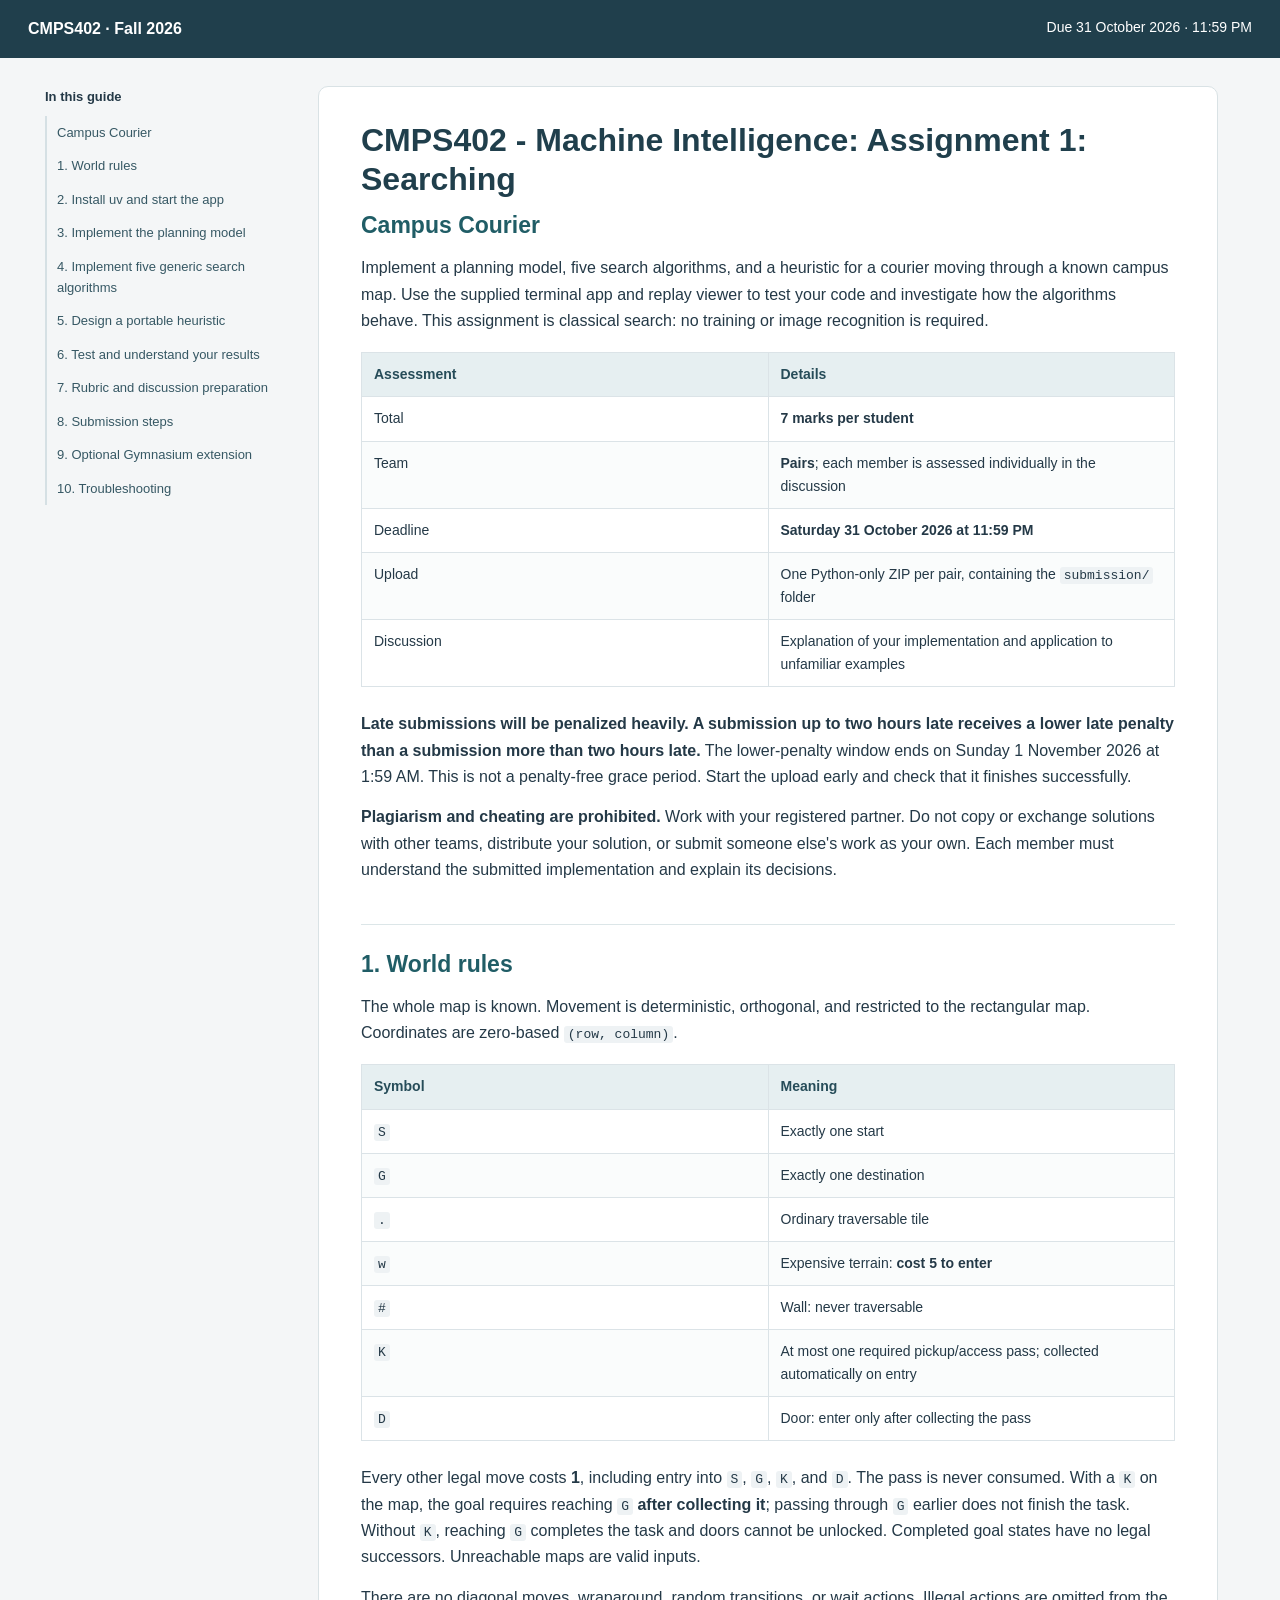
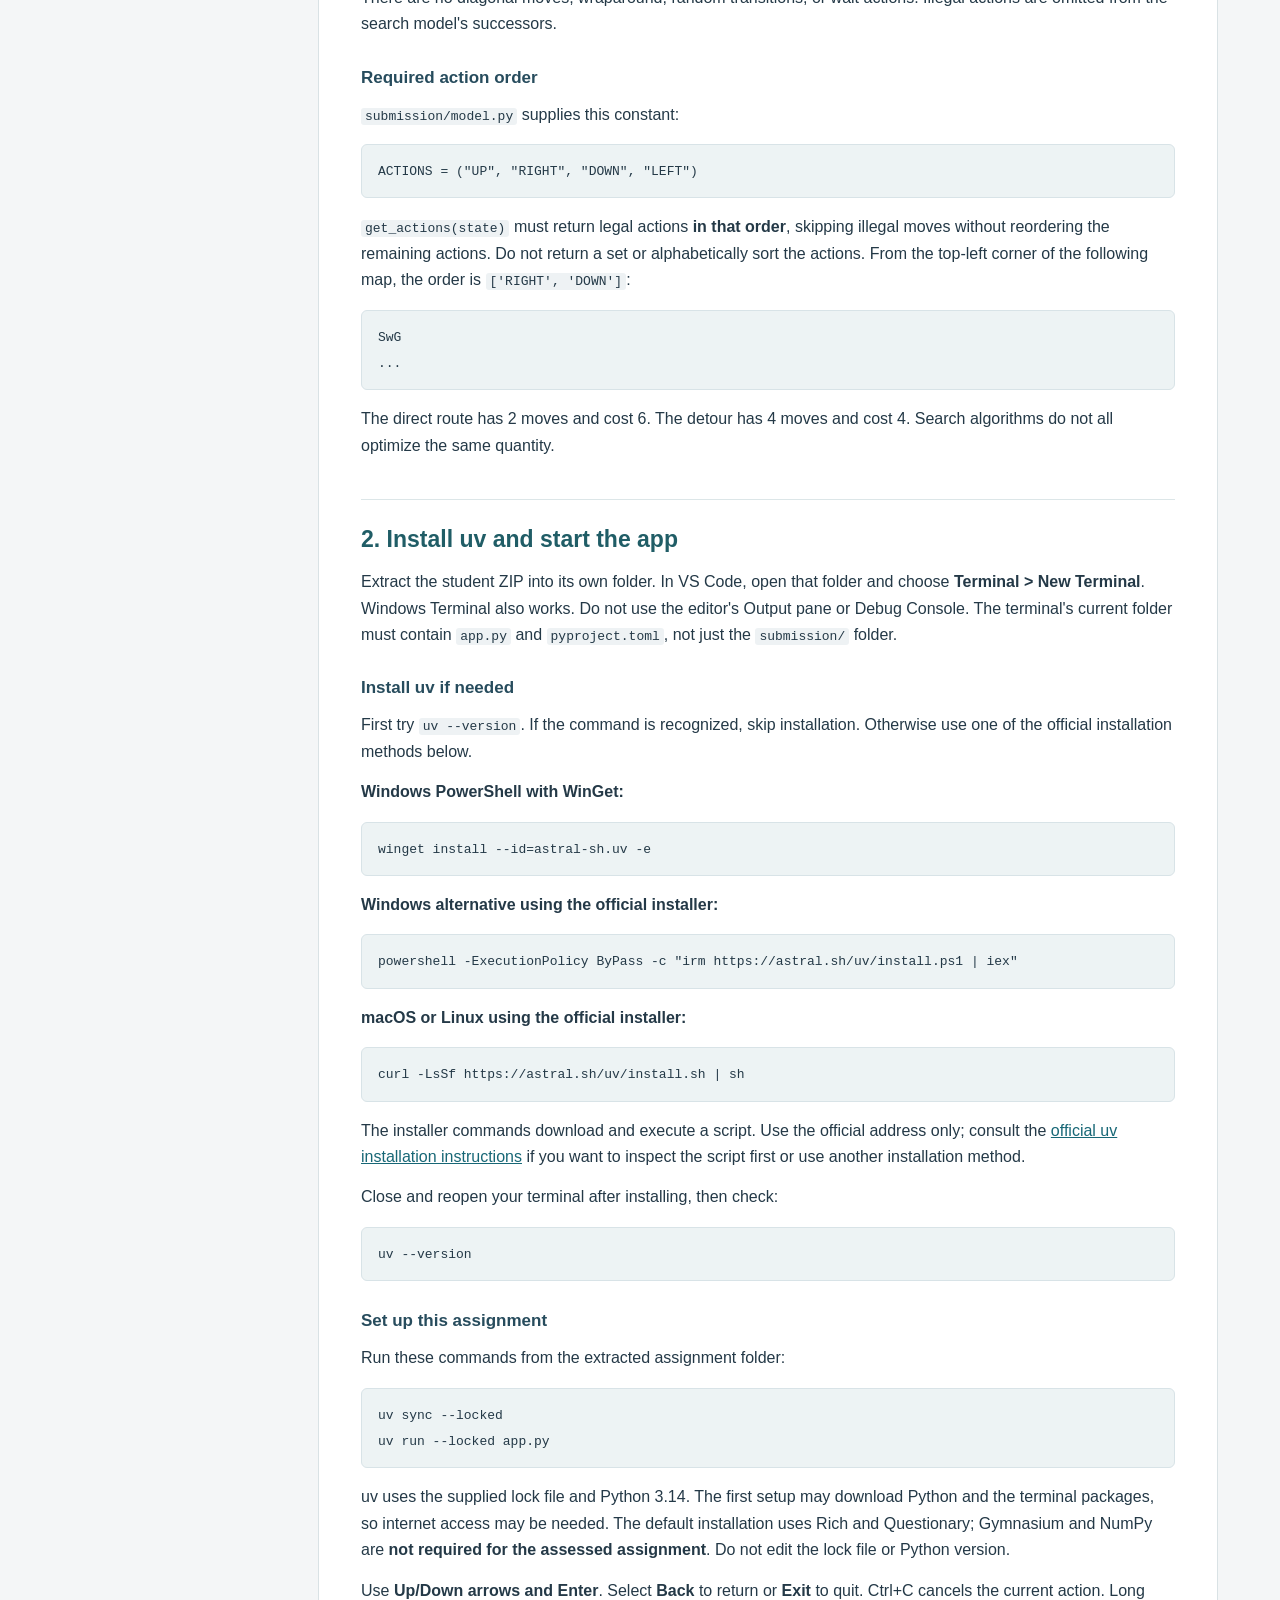
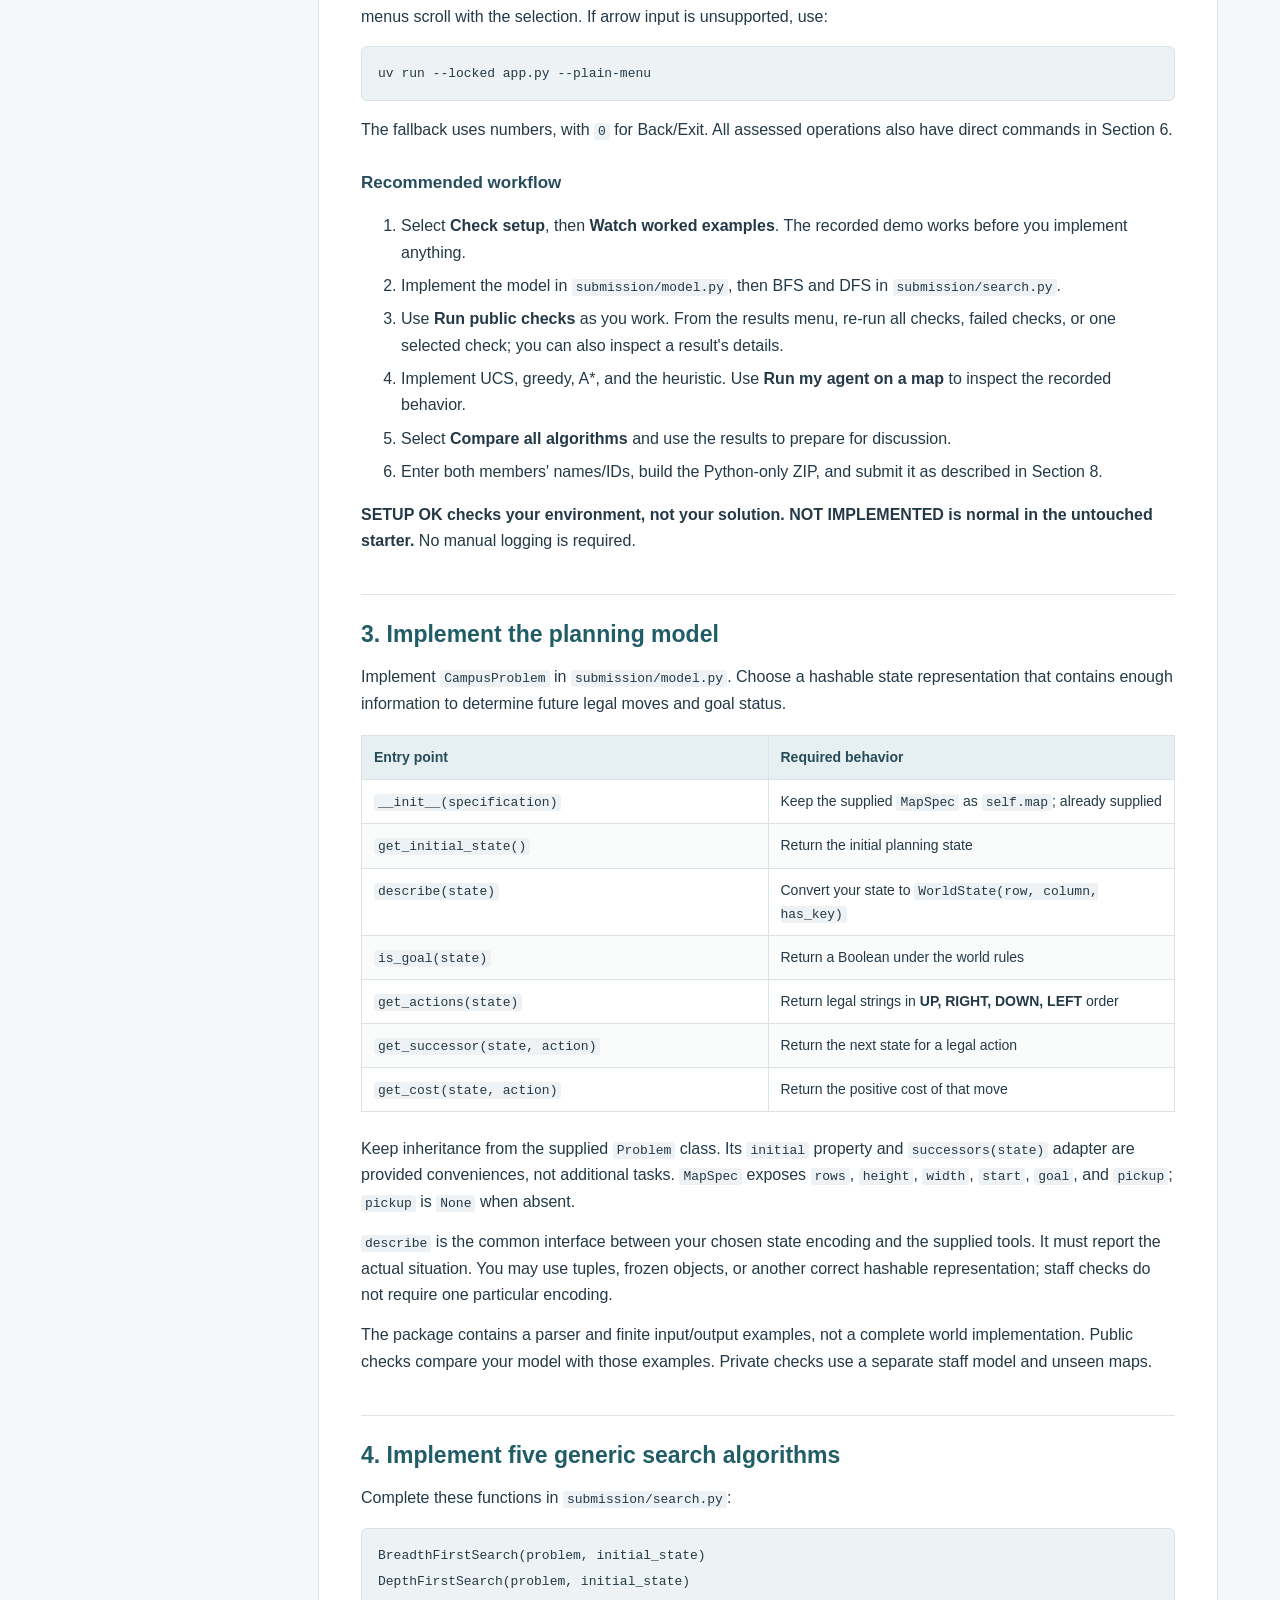
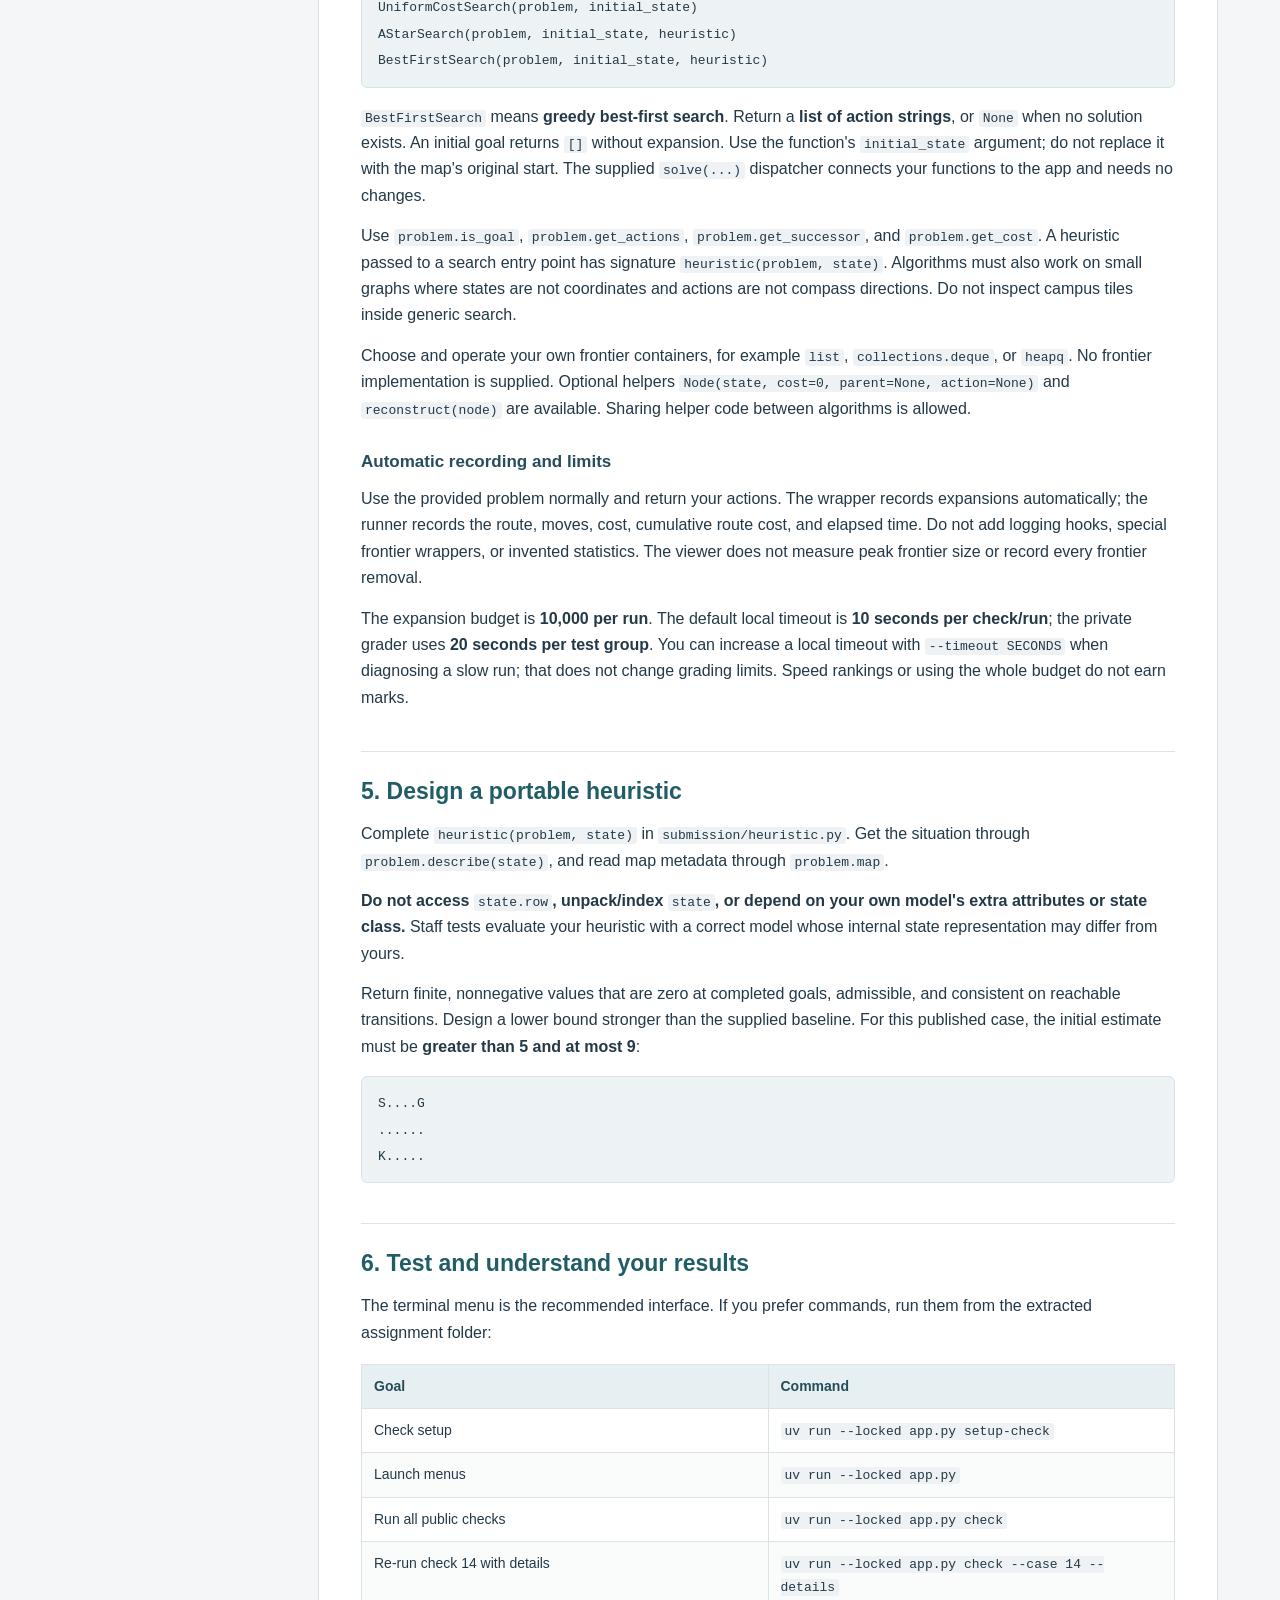
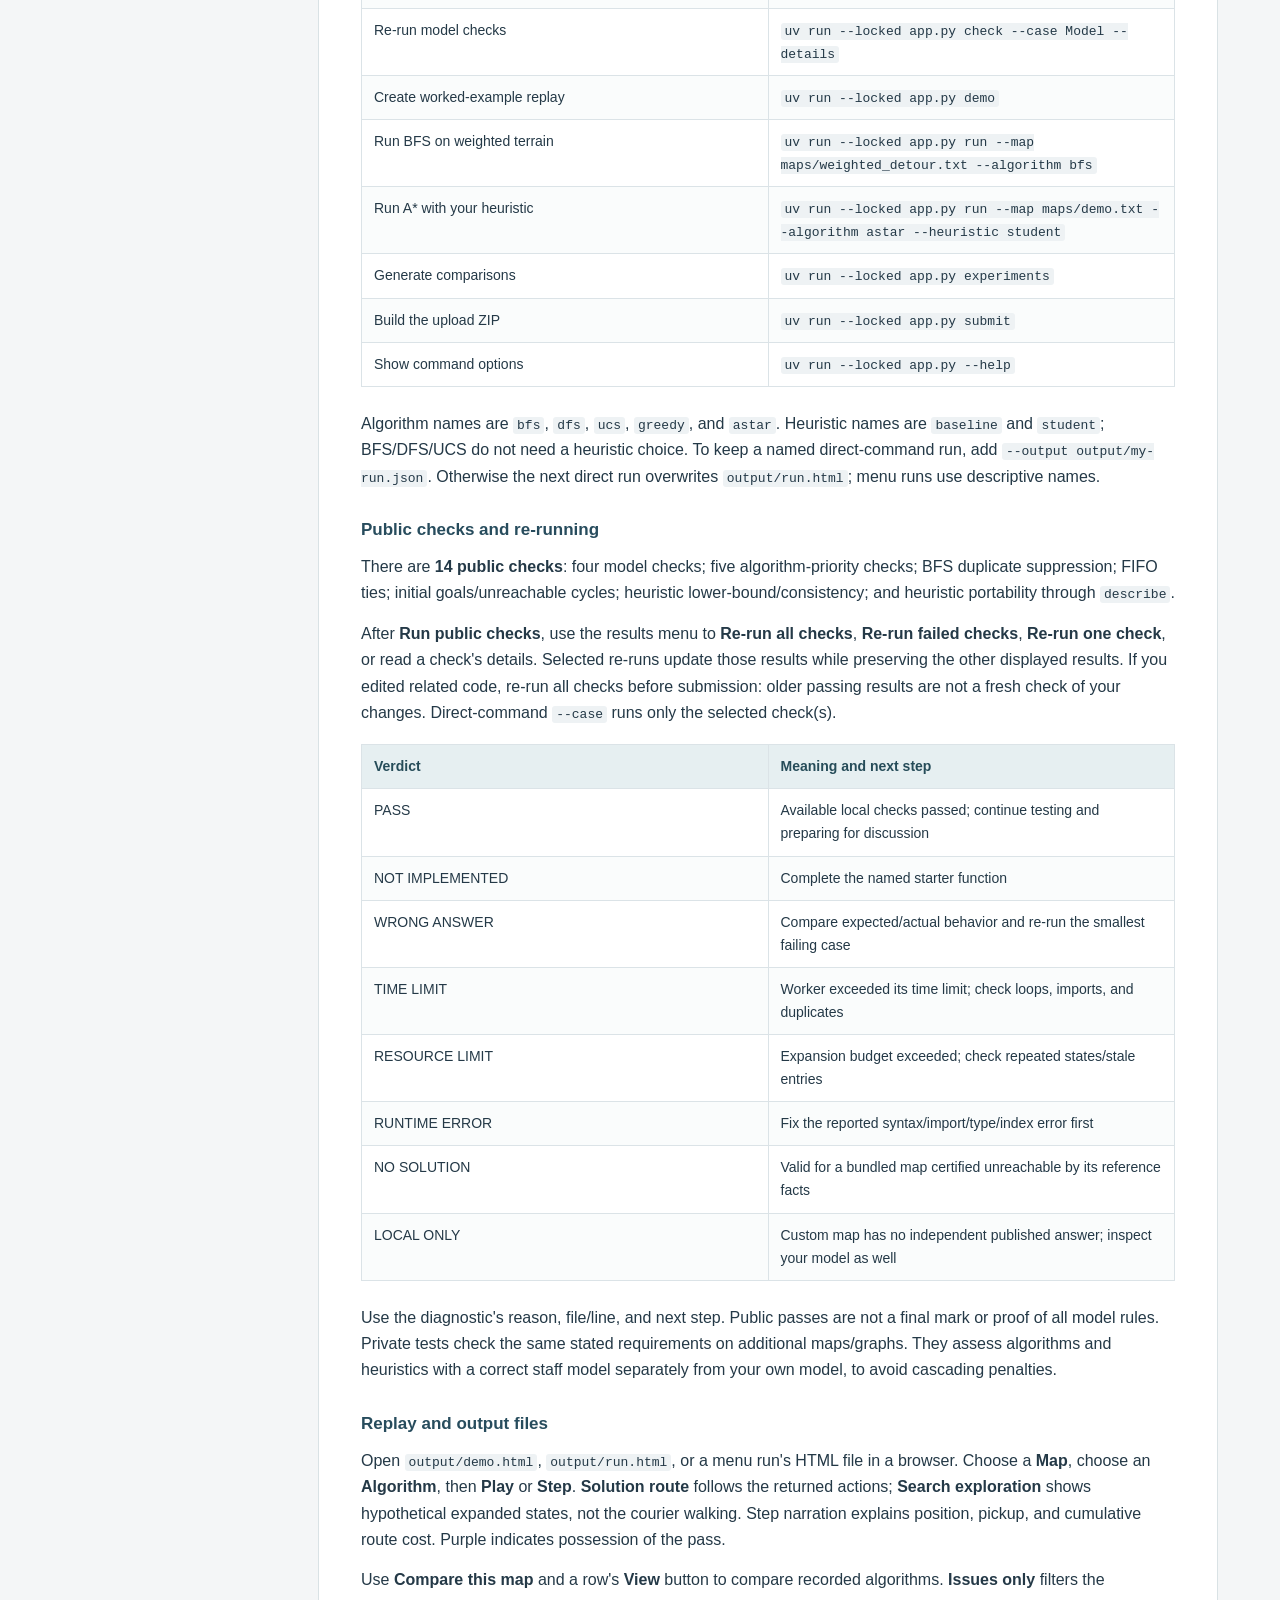
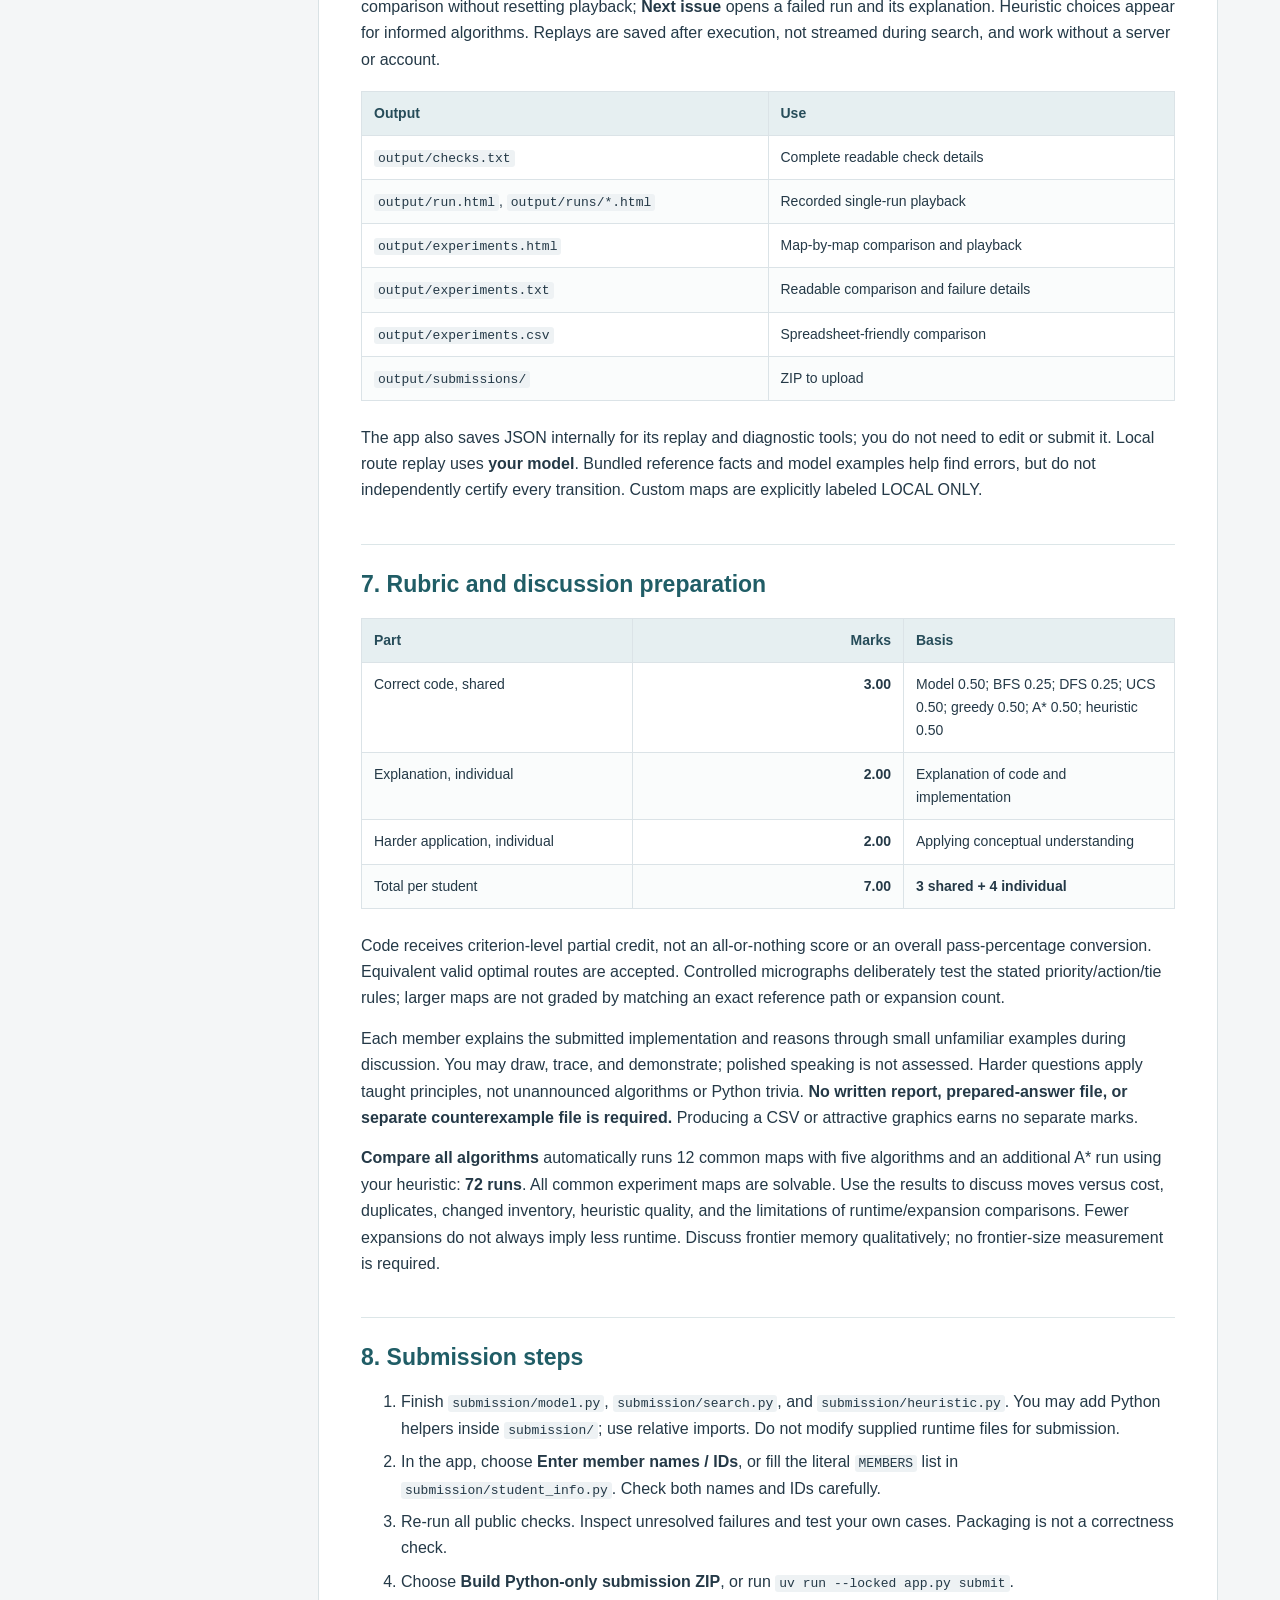
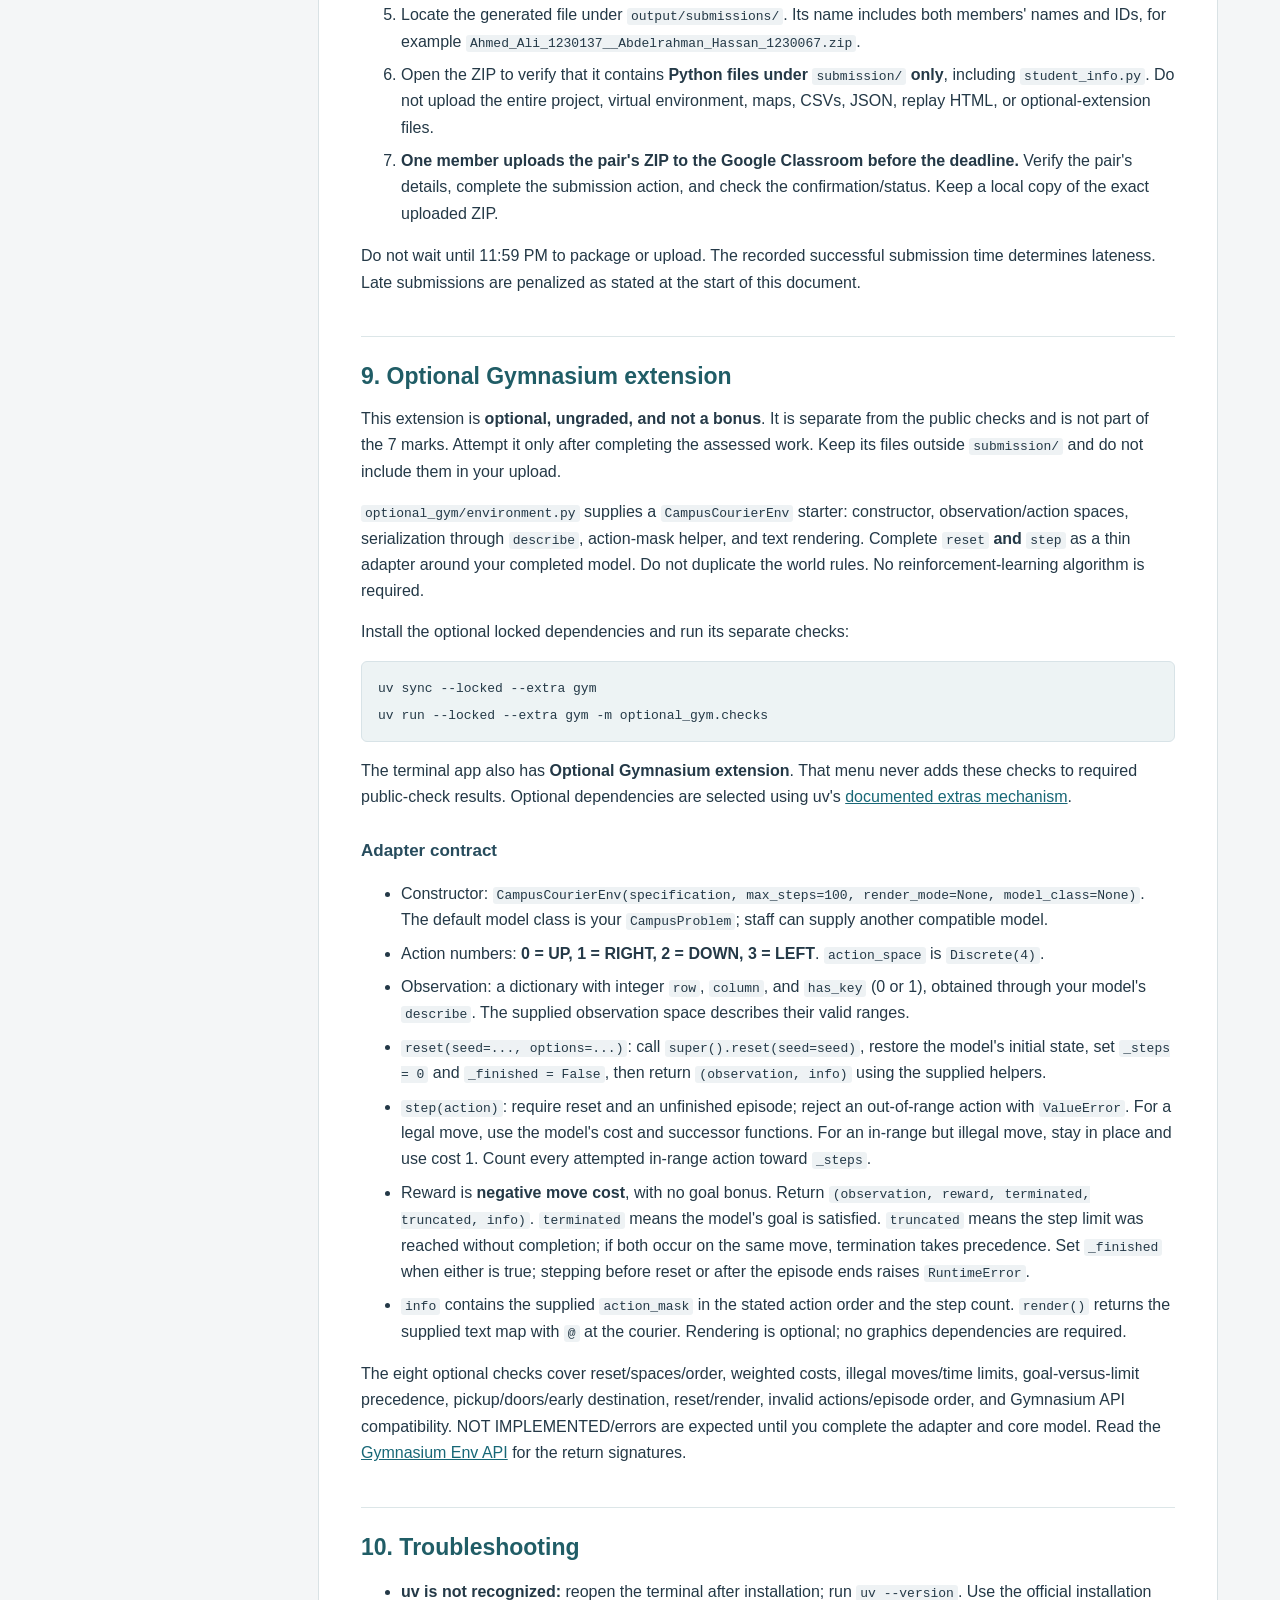
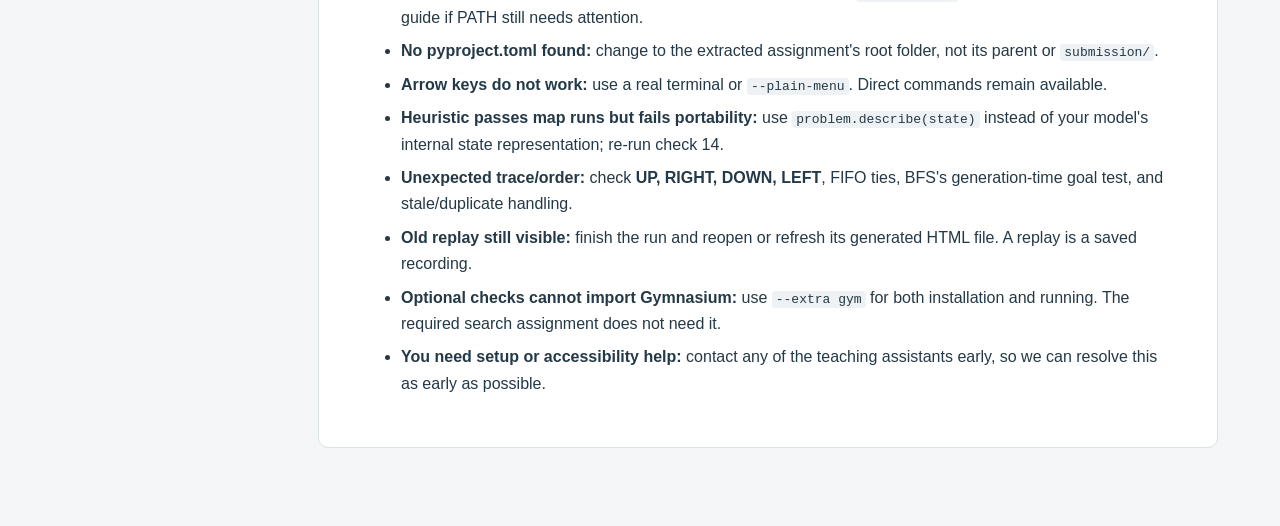
<file: Problem Set 1/Instructions.html>
<!doctype html><html lang="en"><head><meta charset="utf-8"><meta name="viewport" content="width=device-width,initial-scale=1"><title>CMPS402 Searching Assignment</title><style>
    :root{font:16px/1.65 'Segoe UI',Arial,sans-serif;color:#243947;background:#f4f6f7}
    *{box-sizing:border-box}body{margin:0}header{background:#203f4c;color:#fff;padding:16px 28px;display:flex;justify-content:space-between;gap:12px}header a{color:#fff}header span{font-size:14px}
    .layout{display:grid;grid-template-columns:245px minmax(0,900px);max-width:1230px;margin:auto;gap:28px;padding:28px 20px}nav{position:sticky;top:20px;align-self:start;font-size:13px}nav strong{display:block;margin-bottom:8px}nav a{display:block;padding:6px 10px;border-left:2px solid #d5e0e4;text-decoration:none;color:#365864}nav a:hover{background:#e3edef;border-color:#397b80}
    main{background:#fff;border:1px solid #d9e2e5;border-radius:10px;padding:34px 42px;min-width:0}h1{font-size:32px;line-height:1.2;color:#203f4c;margin:0 0 12px}h2{font-size:23px;line-height:1.35;margin:40px 0 14px;color:#205d66;border-top:1px solid #dce6e8;padding-top:24px;scroll-margin-top:20px}h2:first-of-type{margin-top:10px;border:0;padding-top:0}h3{font-size:17px;margin:26px 0 8px;color:#274c5d}p{margin:10px 0 14px}li{margin:7px 0}a{color:#176776}a:focus-visible{outline:3px solid #d8a63c;outline-offset:3px}code{font:13px/1.5 Consolas,monospace;background:#eef2f4;border-radius:3px;padding:1px 4px;overflow-wrap:anywhere}pre{background:#edf3f4;border:1px solid #d8e3e7;border-radius:6px;padding:13px 16px;overflow:auto}pre code{background:none;padding:0;white-space:pre;overflow-wrap:normal}table{border-collapse:collapse;width:100%;font-size:14px;margin:18px 0 24px;table-layout:fixed}th,td{text-align:left;vertical-align:top;padding:10px 12px;border:1px solid #dbe3e7;overflow-wrap:anywhere}th{background:#e6eff1;color:#264c59}tr:nth-child(even) td{background:#fafcfc}footer{text-align:center;color:#627c86;font-size:12px;margin:28px}
    @media(max-width:900px){.layout{display:block;padding:14px}nav{position:static;margin-bottom:20px;columns:2}nav strong{column-span:all}main{padding:24px}header{padding:14px;font-size:14px}h1{font-size:27px}}
    @media(max-width:520px){nav{columns:1}main{padding:18px}table{font-size:12px}th,td{padding:7px}header{display:block}}
    @media print{body{background:#fff}header,nav,footer{display:none}.layout{display:block;padding:0}main{padding:0;border:0}h2,h3{break-after:avoid}pre,tr{break-inside:avoid}a{color:inherit}}
    </style></head><body><header><strong>CMPS402 · Fall 2026</strong><span>Due 31 October 2026 · 11:59 PM</span></header><div class="layout"><nav aria-label="Contents"><strong>In this guide</strong><a href="#campus-courier">Campus Courier</a><a href="#1-world-rules">1. World rules</a><a href="#2-install-uv-and-start-the-app">2. Install uv and start the app</a><a href="#3-implement-the-planning-model">3. Implement the planning model</a><a href="#4-implement-five-generic-search-algorithms">4. Implement five generic search algorithms</a><a href="#5-design-a-portable-heuristic">5. Design a portable heuristic</a><a href="#6-test-and-understand-your-results">6. Test and understand your results</a><a href="#7-rubric-and-discussion-preparation">7. Rubric and discussion preparation</a><a href="#8-submission-steps">8. Submission steps</a><a href="#9-optional-gymnasium-extension">9. Optional Gymnasium extension</a><a href="#10-troubleshooting">10. Troubleshooting</a></nav><main><h1 id="cmps402-machine-intelligence-assignment-1-searching">CMPS402 - Machine Intelligence: Assignment 1: Searching</h1>
<h2 id="campus-courier">Campus Courier</h2>
<p>Implement a planning model, five search algorithms, and a heuristic for a courier moving through a known campus map. Use the supplied terminal app and replay viewer to test your code and investigate how the algorithms behave. This assignment is classical search: no training or image recognition is required.</p>
<table>
<thead>
<tr>
<th>Assessment</th>
<th>Details</th>
</tr>
</thead>
<tbody>
<tr>
<td>Total</td>
<td><strong>7 marks per student</strong></td>
</tr>
<tr>
<td>Team</td>
<td><strong>Pairs</strong>; each member is assessed individually in the discussion</td>
</tr>
<tr>
<td>Deadline</td>
<td><strong>Saturday 31 October 2026 at 11:59 PM</strong></td>
</tr>
<tr>
<td>Upload</td>
<td>One Python-only ZIP per pair, containing the <code>submission/</code> folder</td>
</tr>
<tr>
<td>Discussion</td>
<td>Explanation of your implementation and application to unfamiliar examples</td>
</tr>
</tbody>
</table>
<p><strong>Late submissions will be penalized heavily. A submission up to two hours late receives a lower late penalty than a submission more than two hours late.</strong> The lower-penalty window ends on Sunday 1 November 2026 at 1:59 AM. This is not a penalty-free grace period. Start the upload early and check that it finishes successfully.</p>
<p><strong>Plagiarism and cheating are prohibited.</strong> Work with your registered partner. Do not copy or exchange solutions with other teams, distribute your solution, or submit someone else's work as your own. Each member must understand the submitted implementation and explain its decisions.</p>
<h2 id="1-world-rules">1. World rules</h2>
<p>The whole map is known. Movement is deterministic, orthogonal, and restricted to the rectangular map. Coordinates are zero-based <code>(row, column)</code>.</p>
<table>
<thead>
<tr>
<th>Symbol</th>
<th>Meaning</th>
</tr>
</thead>
<tbody>
<tr>
<td><code>S</code></td>
<td>Exactly one start</td>
</tr>
<tr>
<td><code>G</code></td>
<td>Exactly one destination</td>
</tr>
<tr>
<td><code>.</code></td>
<td>Ordinary traversable tile</td>
</tr>
<tr>
<td><code>w</code></td>
<td>Expensive terrain: <strong>cost 5 to enter</strong></td>
</tr>
<tr>
<td><code>#</code></td>
<td>Wall: never traversable</td>
</tr>
<tr>
<td><code>K</code></td>
<td>At most one required pickup/access pass; collected automatically on entry</td>
</tr>
<tr>
<td><code>D</code></td>
<td>Door: enter only after collecting the pass</td>
</tr>
</tbody>
</table>
<p>Every other legal move costs <strong>1</strong>, including entry into <code>S</code>, <code>G</code>, <code>K</code>, and <code>D</code>. The pass is never consumed. With a <code>K</code> on the map, the goal requires reaching <code>G</code> <strong>after collecting it</strong>; passing through <code>G</code> earlier does not finish the task. Without <code>K</code>, reaching <code>G</code> completes the task and doors cannot be unlocked. Completed goal states have no legal successors. Unreachable maps are valid inputs.</p>
<p>There are no diagonal moves, wraparound, random transitions, or wait actions. Illegal actions are omitted from the search model's successors.</p>
<h3 id="required-action-order">Required action order</h3>
<p><code>submission/model.py</code> supplies this constant:</p>
<pre><code class="language-python">ACTIONS = (&quot;UP&quot;, &quot;RIGHT&quot;, &quot;DOWN&quot;, &quot;LEFT&quot;)
</code></pre>
<p><code>get_actions(state)</code> must return legal actions <strong>in that order</strong>, skipping illegal moves without reordering the remaining actions. Do not return a set or alphabetically sort the actions. From the top-left corner of the following map, the order is <code>['RIGHT', 'DOWN']</code>:</p>
<pre><code class="language-text">SwG
...
</code></pre>
<p>The direct route has 2 moves and cost 6. The detour has 4 moves and cost 4. Search algorithms do not all optimize the same quantity.</p>
<h2 id="2-install-uv-and-start-the-app">2. Install uv and start the app</h2>
<p>Extract the student ZIP into its own folder. In VS Code, open that folder and choose <strong>Terminal &gt; New Terminal</strong>. Windows Terminal also works. Do not use the editor's Output pane or Debug Console. The terminal's current folder must contain <code>app.py</code> and <code>pyproject.toml</code>, not just the <code>submission/</code> folder.</p>
<h3 id="install-uv-if-needed">Install uv if needed</h3>
<p>First try <code>uv --version</code>. If the command is recognized, skip installation. Otherwise use one of the official installation methods below.</p>
<p><strong>Windows PowerShell with WinGet:</strong></p>
<pre><code class="language-powershell">winget install --id=astral-sh.uv -e
</code></pre>
<p><strong>Windows alternative using the official installer:</strong></p>
<pre><code class="language-powershell">powershell -ExecutionPolicy ByPass -c &quot;irm https://astral.sh/uv/install.ps1 | iex&quot;
</code></pre>
<p><strong>macOS or Linux using the official installer:</strong></p>
<pre><code class="language-sh">curl -LsSf https://astral.sh/uv/install.sh | sh
</code></pre>
<p>The installer commands download and execute a script. Use the official address only; consult the <a href="https://docs.astral.sh/uv/getting-started/installation/">official uv installation instructions</a> if you want to inspect the script first or use another installation method.</p>
<p>Close and reopen your terminal after installing, then check:</p>
<pre><code class="language-powershell">uv --version
</code></pre>
<h3 id="set-up-this-assignment">Set up this assignment</h3>
<p>Run these commands from the extracted assignment folder:</p>
<pre><code class="language-powershell">uv sync --locked
uv run --locked app.py
</code></pre>
<p>uv uses the supplied lock file and Python 3.14. The first setup may download Python and the terminal packages, so internet access may be needed. The default installation uses Rich and Questionary; Gymnasium and NumPy are <strong>not required for the assessed assignment</strong>. Do not edit the lock file or Python version.</p>
<p>Use <strong>Up/Down arrows and Enter</strong>. Select <strong>Back</strong> to return or <strong>Exit</strong> to quit. Ctrl+C cancels the current action. Long menus scroll with the selection. If arrow input is unsupported, use:</p>
<pre><code class="language-powershell">uv run --locked app.py --plain-menu
</code></pre>
<p>The fallback uses numbers, with <code>0</code> for Back/Exit. All assessed operations also have direct commands in Section 6.</p>
<h3 id="recommended-workflow">Recommended workflow</h3>
<ol>
<li>Select <strong>Check setup</strong>, then <strong>Watch worked examples</strong>. The recorded demo works before you implement anything.</li>
<li>Implement the model in <code>submission/model.py</code>, then BFS and DFS in <code>submission/search.py</code>.</li>
<li>Use <strong>Run public checks</strong> as you work. From the results menu, re-run all checks, failed checks, or one selected check; you can also inspect a result's details.</li>
<li>Implement UCS, greedy, A*, and the heuristic. Use <strong>Run my agent on a map</strong> to inspect the recorded behavior.</li>
<li>Select <strong>Compare all algorithms</strong> and use the results to prepare for discussion.</li>
<li>Enter both members' names/IDs, build the Python-only ZIP, and submit it as described in Section 8.</li>
</ol>
<p><strong>SETUP OK checks your environment, not your solution. NOT IMPLEMENTED is normal in the untouched starter.</strong> No manual logging is required.</p>
<h2 id="3-implement-the-planning-model">3. Implement the planning model</h2>
<p>Implement <code>CampusProblem</code> in <code>submission/model.py</code>. Choose a hashable state representation that contains enough information to determine future legal moves and goal status.</p>
<table>
<thead>
<tr>
<th>Entry point</th>
<th>Required behavior</th>
</tr>
</thead>
<tbody>
<tr>
<td><code>__init__(specification)</code></td>
<td>Keep the supplied <code>MapSpec</code> as <code>self.map</code>; already supplied</td>
</tr>
<tr>
<td><code>get_initial_state()</code></td>
<td>Return the initial planning state</td>
</tr>
<tr>
<td><code>describe(state)</code></td>
<td>Convert your state to <code>WorldState(row, column, has_key)</code></td>
</tr>
<tr>
<td><code>is_goal(state)</code></td>
<td>Return a Boolean under the world rules</td>
</tr>
<tr>
<td><code>get_actions(state)</code></td>
<td>Return legal strings in <strong>UP, RIGHT, DOWN, LEFT</strong> order</td>
</tr>
<tr>
<td><code>get_successor(state, action)</code></td>
<td>Return the next state for a legal action</td>
</tr>
<tr>
<td><code>get_cost(state, action)</code></td>
<td>Return the positive cost of that move</td>
</tr>
</tbody>
</table>
<p>Keep inheritance from the supplied <code>Problem</code> class. Its <code>initial</code> property and <code>successors(state)</code> adapter are provided conveniences, not additional tasks. <code>MapSpec</code> exposes <code>rows</code>, <code>height</code>, <code>width</code>, <code>start</code>, <code>goal</code>, and <code>pickup</code>; <code>pickup</code> is <code>None</code> when absent.</p>
<p><code>describe</code> is the common interface between your chosen state encoding and the supplied tools. It must report the actual situation. You may use tuples, frozen objects, or another correct hashable representation; staff checks do not require one particular encoding.</p>
<p>The package contains a parser and finite input/output examples, not a complete world implementation. Public checks compare your model with those examples. Private checks use a separate staff model and unseen maps.</p>
<h2 id="4-implement-five-generic-search-algorithms">4. Implement five generic search algorithms</h2>
<p>Complete these functions in <code>submission/search.py</code>:</p>
<pre><code class="language-python">BreadthFirstSearch(problem, initial_state)
DepthFirstSearch(problem, initial_state)
UniformCostSearch(problem, initial_state)
AStarSearch(problem, initial_state, heuristic)
BestFirstSearch(problem, initial_state, heuristic)
</code></pre>
<p><code>BestFirstSearch</code> means <strong>greedy best-first search</strong>. Return a <strong>list of action strings</strong>, or <code>None</code> when no solution exists. An initial goal returns <code>[]</code> without expansion. Use the function's <code>initial_state</code> argument; do not replace it with the map's original start. The supplied <code>solve(...)</code> dispatcher connects your functions to the app and needs no changes.</p>
<p>Use <code>problem.is_goal</code>, <code>problem.get_actions</code>, <code>problem.get_successor</code>, and <code>problem.get_cost</code>. A heuristic passed to a search entry point has signature <code>heuristic(problem, state)</code>. Algorithms must also work on small graphs where states are not coordinates and actions are not compass directions. Do not inspect campus tiles inside generic search.</p>
<p>Choose and operate your own frontier containers, for example <code>list</code>, <code>collections.deque</code>, or <code>heapq</code>. No frontier implementation is supplied. Optional helpers <code>Node(state, cost=0, parent=None, action=None)</code> and <code>reconstruct(node)</code> are available. Sharing helper code between algorithms is allowed.</p>
<h3 id="automatic-recording-and-limits">Automatic recording and limits</h3>
<p>Use the provided problem normally and return your actions. The wrapper records expansions automatically; the runner records the route, moves, cost, cumulative route cost, and elapsed time. Do not add logging hooks, special frontier wrappers, or invented statistics. The viewer does not measure peak frontier size or record every frontier removal.</p>
<p>The expansion budget is <strong>10,000 per run</strong>. The default local timeout is <strong>10 seconds per check/run</strong>; the private grader uses <strong>20 seconds per test group</strong>. You can increase a local timeout with <code>--timeout SECONDS</code> when diagnosing a slow run; that does not change grading limits. Speed rankings or using the whole budget do not earn marks.</p>
<h2 id="5-design-a-portable-heuristic">5. Design a portable heuristic</h2>
<p>Complete <code>heuristic(problem, state)</code> in <code>submission/heuristic.py</code>. Get the situation through <strong><code>problem.describe(state)</code></strong>, and read map metadata through <code>problem.map</code>.</p>
<p><strong>Do not access <code>state.row</code>, unpack/index <code>state</code>, or depend on your own model's extra attributes or state class.</strong> Staff tests evaluate your heuristic with a correct model whose internal state representation may differ from yours.</p>
<p>Return finite, nonnegative values that are zero at completed goals, admissible, and consistent on reachable transitions. Design a lower bound stronger than the supplied baseline. For this published case, the initial estimate must be <strong>greater than 5 and at most 9</strong>:</p>
<pre><code class="language-text">S....G
......
K.....
</code></pre>
<h2 id="6-test-and-understand-your-results">6. Test and understand your results</h2>
<p>The terminal menu is the recommended interface. If you prefer commands, run them from the extracted assignment folder:</p>
<table>
<thead>
<tr>
<th>Goal</th>
<th>Command</th>
</tr>
</thead>
<tbody>
<tr>
<td>Check setup</td>
<td><code>uv run --locked app.py setup-check</code></td>
</tr>
<tr>
<td>Launch menus</td>
<td><code>uv run --locked app.py</code></td>
</tr>
<tr>
<td>Run all public checks</td>
<td><code>uv run --locked app.py check</code></td>
</tr>
<tr>
<td>Re-run check 14 with details</td>
<td><code>uv run --locked app.py check --case 14 --details</code></td>
</tr>
<tr>
<td>Re-run model checks</td>
<td><code>uv run --locked app.py check --case Model --details</code></td>
</tr>
<tr>
<td>Create worked-example replay</td>
<td><code>uv run --locked app.py demo</code></td>
</tr>
<tr>
<td>Run BFS on weighted terrain</td>
<td><code>uv run --locked app.py run --map maps/weighted_detour.txt --algorithm bfs</code></td>
</tr>
<tr>
<td>Run A* with your heuristic</td>
<td><code>uv run --locked app.py run --map maps/demo.txt --algorithm astar --heuristic student</code></td>
</tr>
<tr>
<td>Generate comparisons</td>
<td><code>uv run --locked app.py experiments</code></td>
</tr>
<tr>
<td>Build the upload ZIP</td>
<td><code>uv run --locked app.py submit</code></td>
</tr>
<tr>
<td>Show command options</td>
<td><code>uv run --locked app.py --help</code></td>
</tr>
</tbody>
</table>
<p>Algorithm names are <code>bfs</code>, <code>dfs</code>, <code>ucs</code>, <code>greedy</code>, and <code>astar</code>. Heuristic names are <code>baseline</code> and <code>student</code>; BFS/DFS/UCS do not need a heuristic choice. To keep a named direct-command run, add <code>--output output/my-run.json</code>. Otherwise the next direct run overwrites <code>output/run.html</code>; menu runs use descriptive names.</p>
<h3 id="public-checks-and-re-running">Public checks and re-running</h3>
<p>There are <strong>14 public checks</strong>: four model checks; five algorithm-priority checks; BFS duplicate suppression; FIFO ties; initial goals/unreachable cycles; heuristic lower-bound/consistency; and heuristic portability through <code>describe</code>.</p>
<p>After <strong>Run public checks</strong>, use the results menu to <strong>Re-run all checks</strong>, <strong>Re-run failed checks</strong>, <strong>Re-run one check</strong>, or read a check's details. Selected re-runs update those results while preserving the other displayed results. If you edited related code, re-run all checks before submission: older passing results are not a fresh check of your changes. Direct-command <code>--case</code> runs only the selected check(s).</p>
<table>
<thead>
<tr>
<th>Verdict</th>
<th>Meaning and next step</th>
</tr>
</thead>
<tbody>
<tr>
<td>PASS</td>
<td>Available local checks passed; continue testing and preparing for discussion</td>
</tr>
<tr>
<td>NOT IMPLEMENTED</td>
<td>Complete the named starter function</td>
</tr>
<tr>
<td>WRONG ANSWER</td>
<td>Compare expected/actual behavior and re-run the smallest failing case</td>
</tr>
<tr>
<td>TIME LIMIT</td>
<td>Worker exceeded its time limit; check loops, imports, and duplicates</td>
</tr>
<tr>
<td>RESOURCE LIMIT</td>
<td>Expansion budget exceeded; check repeated states/stale entries</td>
</tr>
<tr>
<td>RUNTIME ERROR</td>
<td>Fix the reported syntax/import/type/index error first</td>
</tr>
<tr>
<td>NO SOLUTION</td>
<td>Valid for a bundled map certified unreachable by its reference facts</td>
</tr>
<tr>
<td>LOCAL ONLY</td>
<td>Custom map has no independent published answer; inspect your model as well</td>
</tr>
</tbody>
</table>
<p>Use the diagnostic's reason, file/line, and next step. Public passes are not a final mark or proof of all model rules. Private tests check the same stated requirements on additional maps/graphs. They assess algorithms and heuristics with a correct staff model separately from your own model, to avoid cascading penalties.</p>
<h3 id="replay-and-output-files">Replay and output files</h3>
<p>Open <code>output/demo.html</code>, <code>output/run.html</code>, or a menu run's HTML file in a browser. Choose a <strong>Map</strong>, choose an <strong>Algorithm</strong>, then <strong>Play</strong> or <strong>Step</strong>. <strong>Solution route</strong> follows the returned actions; <strong>Search exploration</strong> shows hypothetical expanded states, not the courier walking. Step narration explains position, pickup, and cumulative route cost. Purple indicates possession of the pass.</p>
<p>Use <strong>Compare this map</strong> and a row's <strong>View</strong> button to compare recorded algorithms. <strong>Issues only</strong> filters the comparison without resetting playback; <strong>Next issue</strong> opens a failed run and its explanation. Heuristic choices appear for informed algorithms. Replays are saved after execution, not streamed during search, and work without a server or account.</p>
<table>
<thead>
<tr>
<th>Output</th>
<th>Use</th>
</tr>
</thead>
<tbody>
<tr>
<td><code>output/checks.txt</code></td>
<td>Complete readable check details</td>
</tr>
<tr>
<td><code>output/run.html</code>, <code>output/runs/*.html</code></td>
<td>Recorded single-run playback</td>
</tr>
<tr>
<td><code>output/experiments.html</code></td>
<td>Map-by-map comparison and playback</td>
</tr>
<tr>
<td><code>output/experiments.txt</code></td>
<td>Readable comparison and failure details</td>
</tr>
<tr>
<td><code>output/experiments.csv</code></td>
<td>Spreadsheet-friendly comparison</td>
</tr>
<tr>
<td><code>output/submissions/</code></td>
<td>ZIP to upload</td>
</tr>
</tbody>
</table>
<p>The app also saves JSON internally for its replay and diagnostic tools; you do not need to edit or submit it. Local route replay uses <strong>your model</strong>. Bundled reference facts and model examples help find errors, but do not independently certify every transition. Custom maps are explicitly labeled LOCAL ONLY.</p>
<h2 id="7-rubric-and-discussion-preparation">7. Rubric and discussion preparation</h2>
<table>
<thead>
<tr>
<th>Part</th>
<th style="text-align:right">Marks</th>
<th>Basis</th>
</tr>
</thead>
<tbody>
<tr>
<td>Correct code, shared</td>
<td style="text-align:right"><strong>3.00</strong></td>
<td>Model 0.50; BFS 0.25; DFS 0.25; UCS 0.50; greedy 0.50; A* 0.50; heuristic 0.50</td>
</tr>
<tr>
<td>Explanation, individual</td>
<td style="text-align:right"><strong>2.00</strong></td>
<td>Explanation of code and implementation</td>
</tr>
<tr>
<td>Harder application, individual</td>
<td style="text-align:right"><strong>2.00</strong></td>
<td>Applying conceptual understanding</td>
</tr>
<tr>
<td>Total per student</td>
<td style="text-align:right"><strong>7.00</strong></td>
<td><strong>3 shared + 4 individual</strong></td>
</tr>
</tbody>
</table>
<p>Code receives criterion-level partial credit, not an all-or-nothing score or an overall pass-percentage conversion. Equivalent valid optimal routes are accepted. Controlled micrographs deliberately test the stated priority/action/tie rules; larger maps are not graded by matching an exact reference path or expansion count.</p>
<p>Each member explains the submitted implementation and reasons through small unfamiliar examples during discussion. You may draw, trace, and demonstrate; polished speaking is not assessed. Harder questions apply taught principles, not unannounced algorithms or Python trivia. <strong>No written report, prepared-answer file, or separate counterexample file is required.</strong> Producing a CSV or attractive graphics earns no separate marks.</p>
<p><strong>Compare all algorithms</strong> automatically runs 12 common maps with five algorithms and an additional A* run using your heuristic: <strong>72 runs</strong>. All common experiment maps are solvable. Use the results to discuss moves versus cost, duplicates, changed inventory, heuristic quality, and the limitations of runtime/expansion comparisons. Fewer expansions do not always imply less runtime. Discuss frontier memory qualitatively; no frontier-size measurement is required.</p>
<h2 id="8-submission-steps">8. Submission steps</h2>
<ol>
<li>Finish <code>submission/model.py</code>, <code>submission/search.py</code>, and <code>submission/heuristic.py</code>. You may add Python helpers inside <code>submission/</code>; use relative imports. Do not modify supplied runtime files for submission.</li>
<li>In the app, choose <strong>Enter member names / IDs</strong>, or fill the literal <code>MEMBERS</code> list in <code>submission/student_info.py</code>. Check both names and IDs carefully.</li>
<li>Re-run all public checks. Inspect unresolved failures and test your own cases. Packaging is not a correctness check.</li>
<li>Choose <strong>Build Python-only submission ZIP</strong>, or run <code>uv run --locked app.py submit</code>.</li>
<li>Locate the generated file under <code>output/submissions/</code>. Its name includes both members' names and IDs, for example <code>Ahmed_Ali_1230137__Abdelrahman_Hassan_1230067.zip</code>.</li>
<li>Open the ZIP to verify that it contains <strong>Python files under <code>submission/</code> only</strong>, including <code>student_info.py</code>. Do not upload the entire project, virtual environment, maps, CSVs, JSON, replay HTML, or optional-extension files.</li>
<li><strong>One member uploads the pair's ZIP to the Google Classroom before the deadline.</strong> Verify the pair's details, complete the submission action, and check the confirmation/status. Keep a local copy of the exact uploaded ZIP.</li>
</ol>
<p>Do not wait until 11:59 PM to package or upload. The recorded successful submission time determines lateness. Late submissions are penalized as stated at the start of this document.</p>
<h2 id="9-optional-gymnasium-extension">9. Optional Gymnasium extension</h2>
<p>This extension is <strong>optional, ungraded, and not a bonus</strong>. It is separate from the public checks and is not part of the 7 marks. Attempt it only after completing the assessed work. Keep its files outside <code>submission/</code> and do not include them in your upload.</p>
<p><code>optional_gym/environment.py</code> supplies a <code>CampusCourierEnv</code> starter: constructor, observation/action spaces, serialization through <code>describe</code>, action-mask helper, and text rendering. Complete <strong><code>reset</code> and <code>step</code></strong> as a thin adapter around your completed model. Do not duplicate the world rules. No reinforcement-learning algorithm is required.</p>
<p>Install the optional locked dependencies and run its separate checks:</p>
<pre><code class="language-powershell">uv sync --locked --extra gym
uv run --locked --extra gym -m optional_gym.checks
</code></pre>
<p>The terminal app also has <strong>Optional Gymnasium extension</strong>. That menu never adds these checks to required public-check results. Optional dependencies are selected using uv's <a href="https://docs.astral.sh/uv/concepts/projects/dependencies/#optional-dependencies">documented extras mechanism</a>.</p>
<h3 id="adapter-contract">Adapter contract</h3>
<ul>
<li>Constructor: <code>CampusCourierEnv(specification, max_steps=100, render_mode=None, model_class=None)</code>. The default model class is your <code>CampusProblem</code>; staff can supply another compatible model.</li>
<li>Action numbers: <strong>0 = UP, 1 = RIGHT, 2 = DOWN, 3 = LEFT</strong>. <code>action_space</code> is <code>Discrete(4)</code>.</li>
<li>Observation: a dictionary with integer <code>row</code>, <code>column</code>, and <code>has_key</code> (0 or 1), obtained through your model's <code>describe</code>. The supplied observation space describes their valid ranges.</li>
<li><code>reset(seed=..., options=...)</code>: call <code>super().reset(seed=seed)</code>, restore the model's initial state, set <code>_steps = 0</code> and <code>_finished = False</code>, then return <code>(observation, info)</code> using the supplied helpers.</li>
<li><code>step(action)</code>: require reset and an unfinished episode; reject an out-of-range action with <code>ValueError</code>. For a legal move, use the model's cost and successor functions. For an in-range but illegal move, stay in place and use cost 1. Count every attempted in-range action toward <code>_steps</code>.</li>
<li>Reward is <strong>negative move cost</strong>, with no goal bonus. Return <code>(observation, reward, terminated, truncated, info)</code>. <code>terminated</code> means the model's goal is satisfied. <code>truncated</code> means the step limit was reached without completion; if both occur on the same move, termination takes precedence. Set <code>_finished</code> when either is true; stepping before reset or after the episode ends raises <code>RuntimeError</code>.</li>
<li><code>info</code> contains the supplied <code>action_mask</code> in the stated action order and the step count. <code>render()</code> returns the supplied text map with <code>@</code> at the courier. Rendering is optional; no graphics dependencies are required.</li>
</ul>
<p>The eight optional checks cover reset/spaces/order, weighted costs, illegal moves/time limits, goal-versus-limit precedence, pickup/doors/early destination, reset/render, invalid actions/episode order, and Gymnasium API compatibility. NOT IMPLEMENTED/errors are expected until you complete the adapter and core model. Read the <a href="https://gymnasium.farama.org/api/env/">Gymnasium Env API</a> for the return signatures.</p>
<h2 id="10-troubleshooting">10. Troubleshooting</h2>
<ul>
<li><strong>uv is not recognized:</strong> reopen the terminal after installation; run <code>uv --version</code>. Use the official installation guide if PATH still needs attention.</li>
<li><strong>No pyproject.toml found:</strong> change to the extracted assignment's root folder, not its parent or <code>submission/</code>.</li>
<li><strong>Arrow keys do not work:</strong> use a real terminal or <code>--plain-menu</code>. Direct commands remain available.</li>
<li><strong>Heuristic passes map runs but fails portability:</strong> use <code>problem.describe(state)</code> instead of your model's internal state representation; re-run check 14.</li>
<li><strong>Unexpected trace/order:</strong> check <strong>UP, RIGHT, DOWN, LEFT</strong>, FIFO ties, BFS's generation-time goal test, and stale/duplicate handling.</li>
<li><strong>Old replay still visible:</strong> finish the run and reopen or refresh its generated HTML file. A replay is a saved recording.</li>
<li><strong>Optional checks cannot import Gymnasium:</strong> use <code>--extra gym</code> for both installation and running. The required search assignment does not need it.</li>
<li><strong>You need setup or accessibility help:</strong> contact any of the teaching assistants early, so we can resolve this as early as possible.</li>
</ul>
</main></div></body></html>
</file>
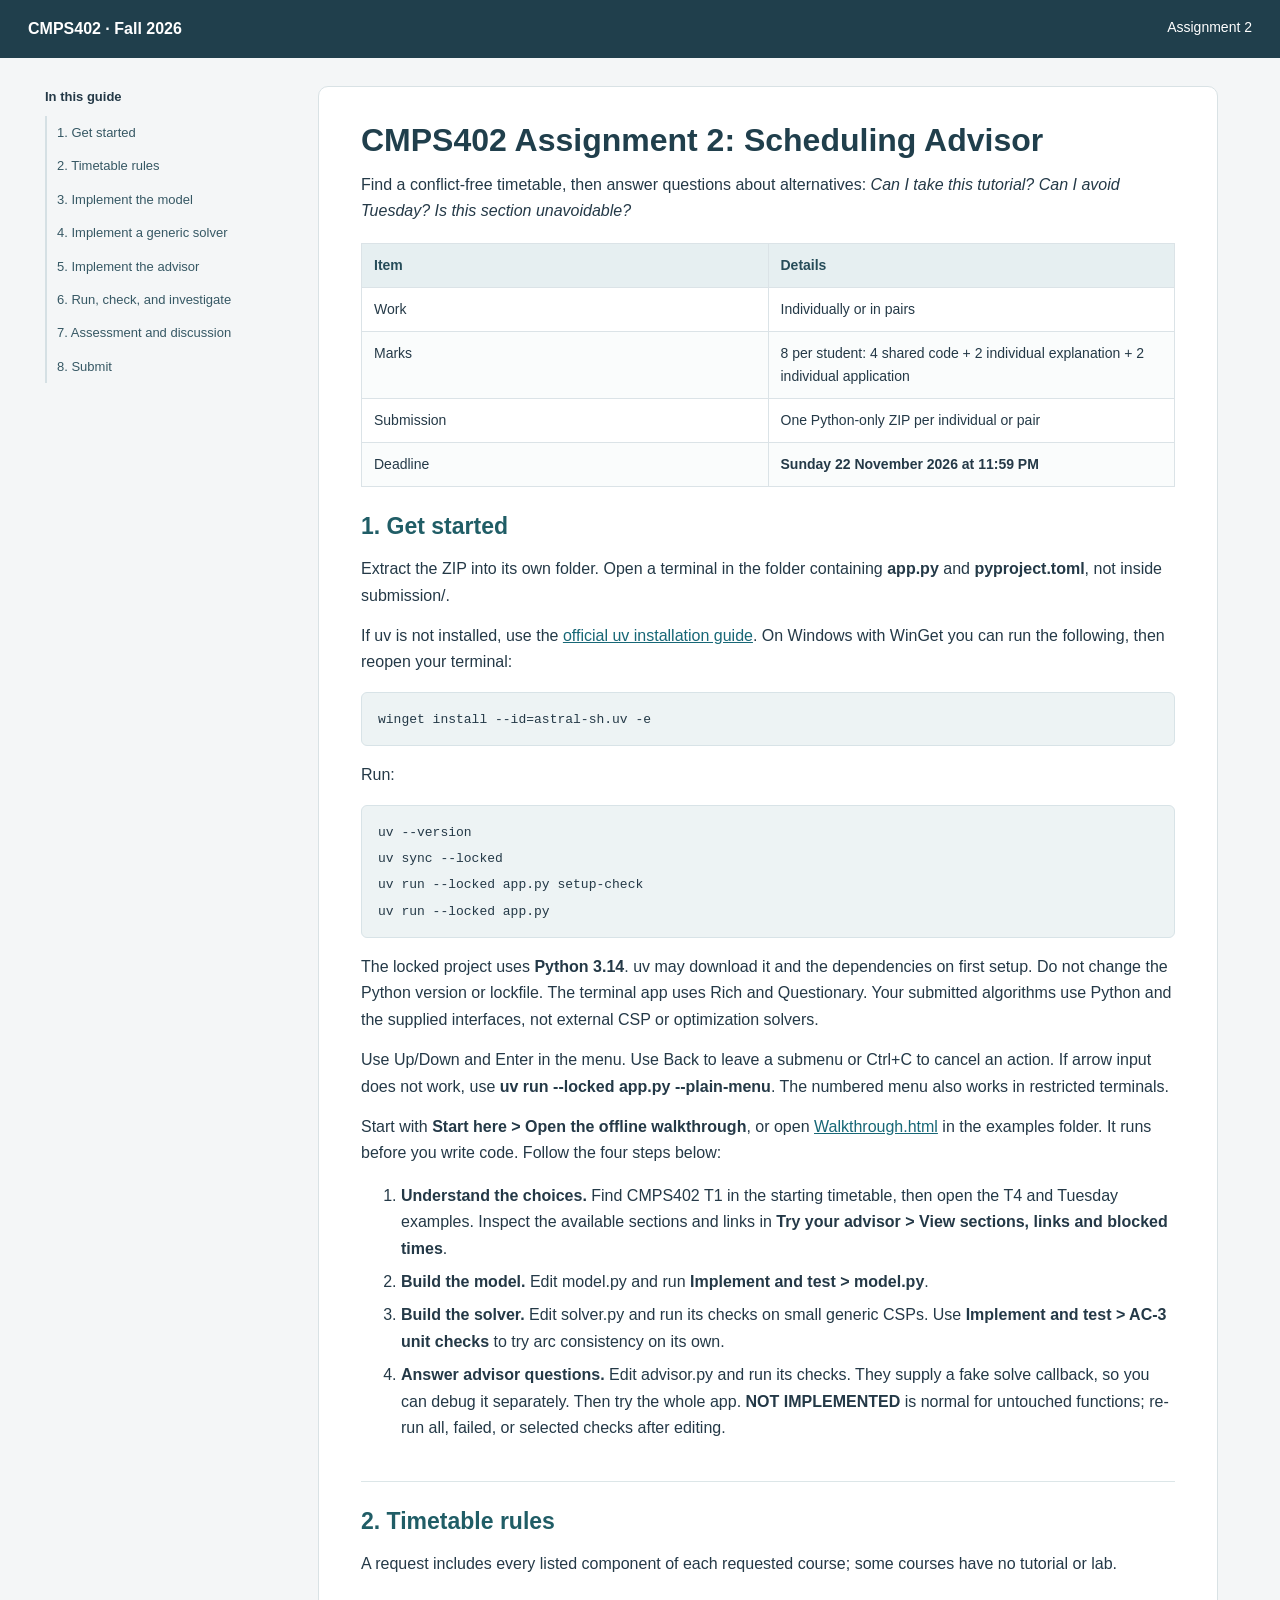
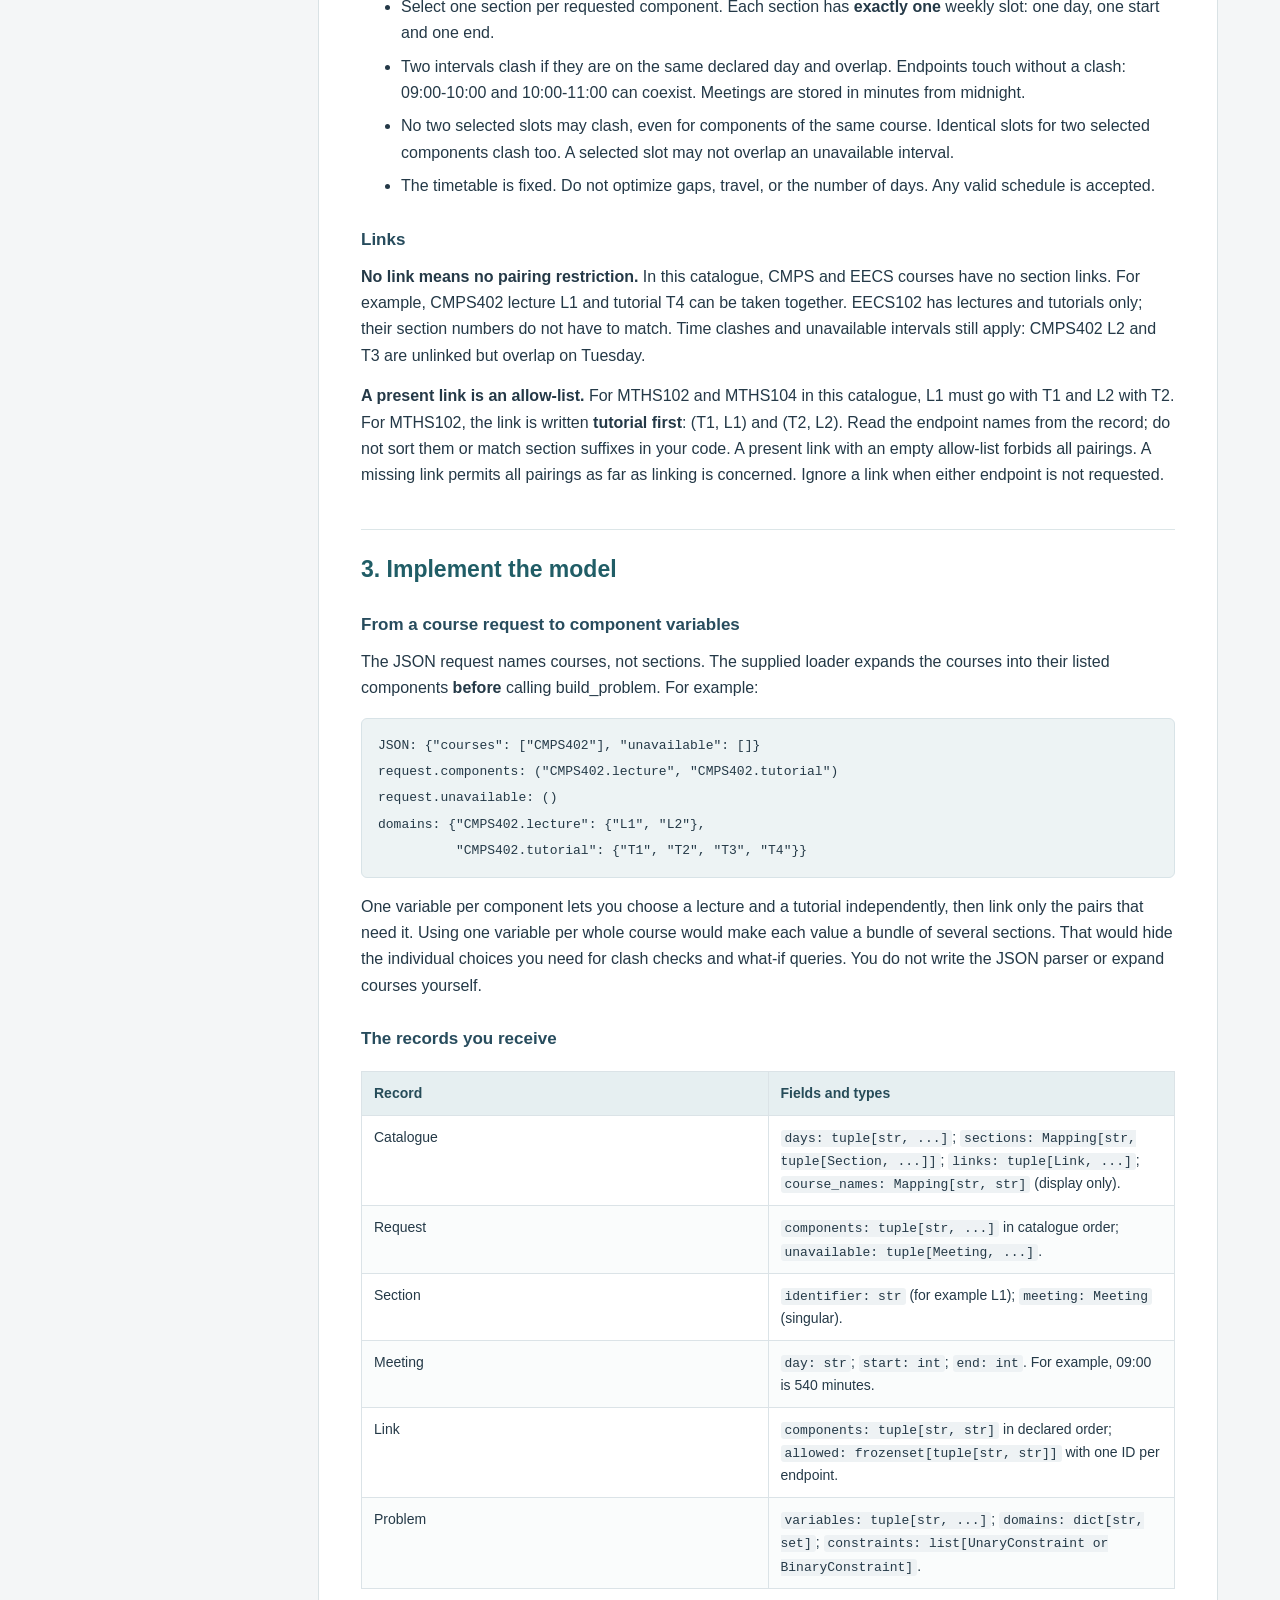
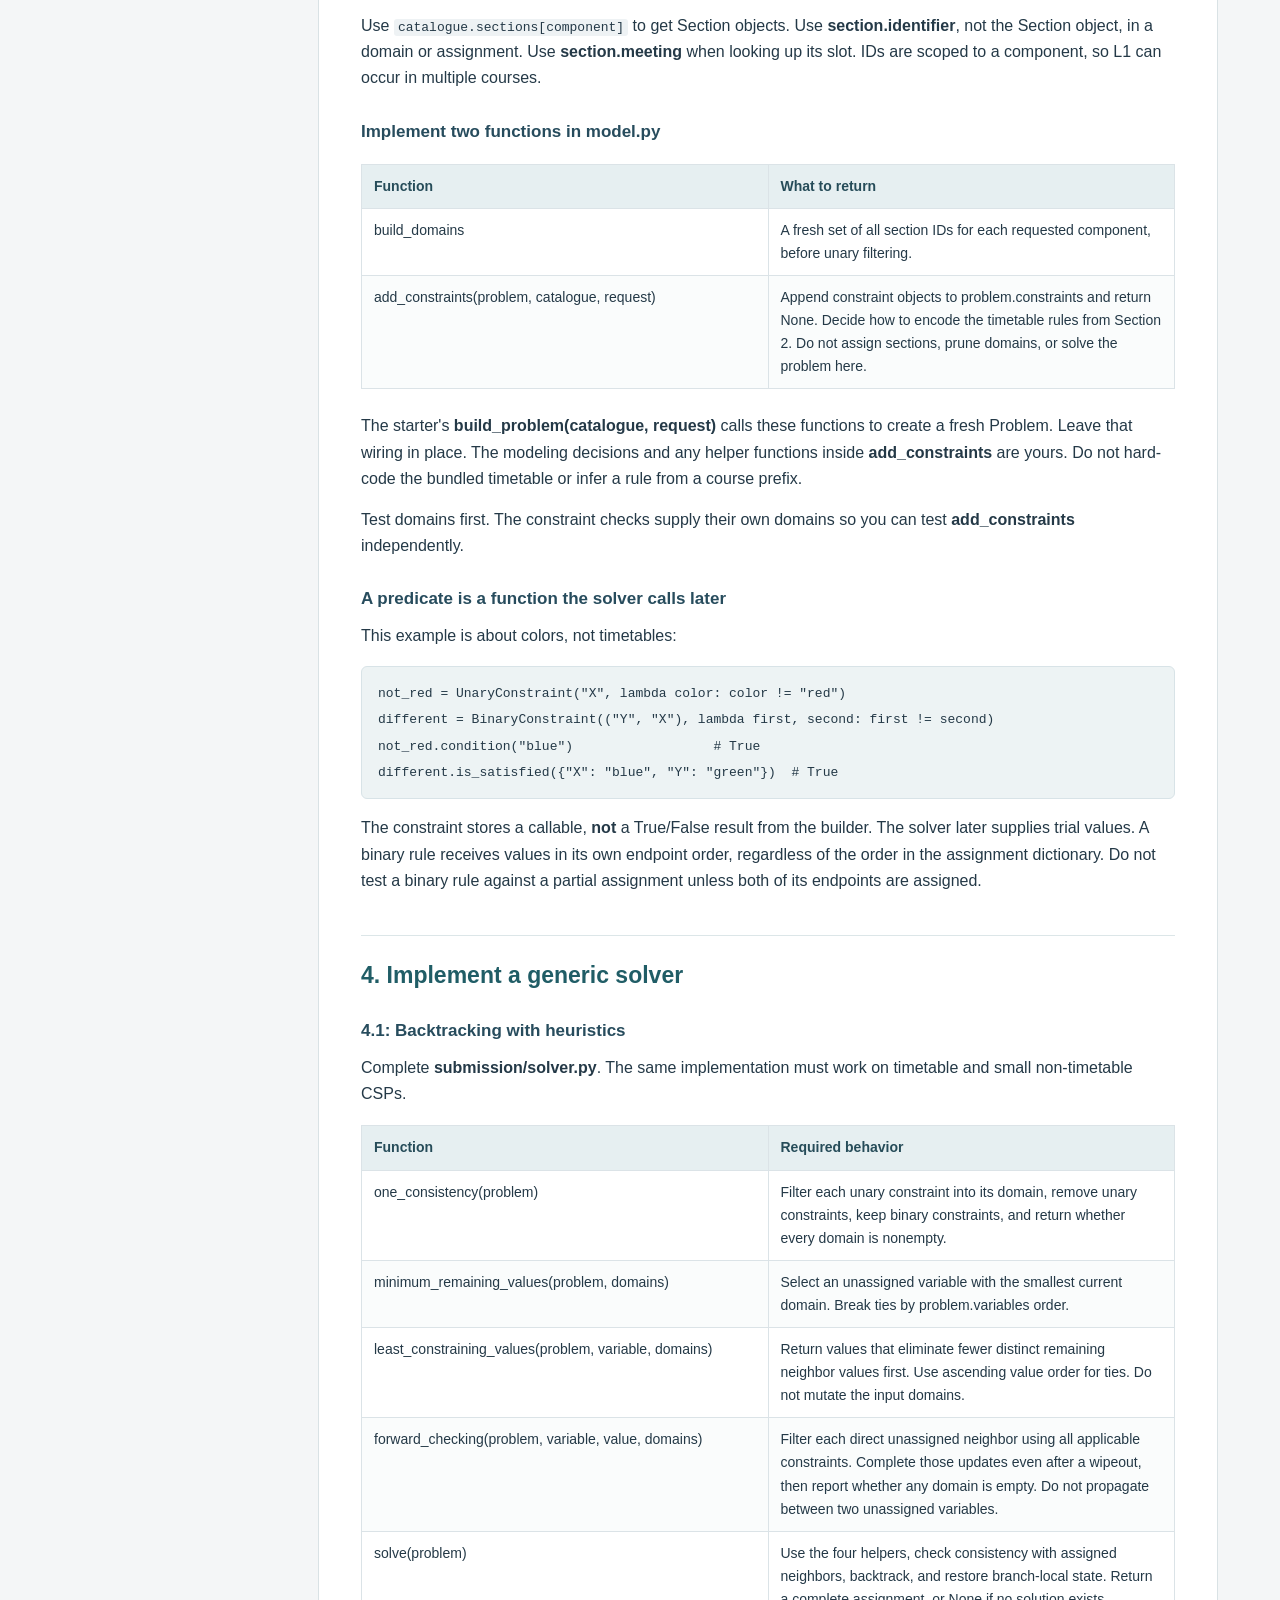
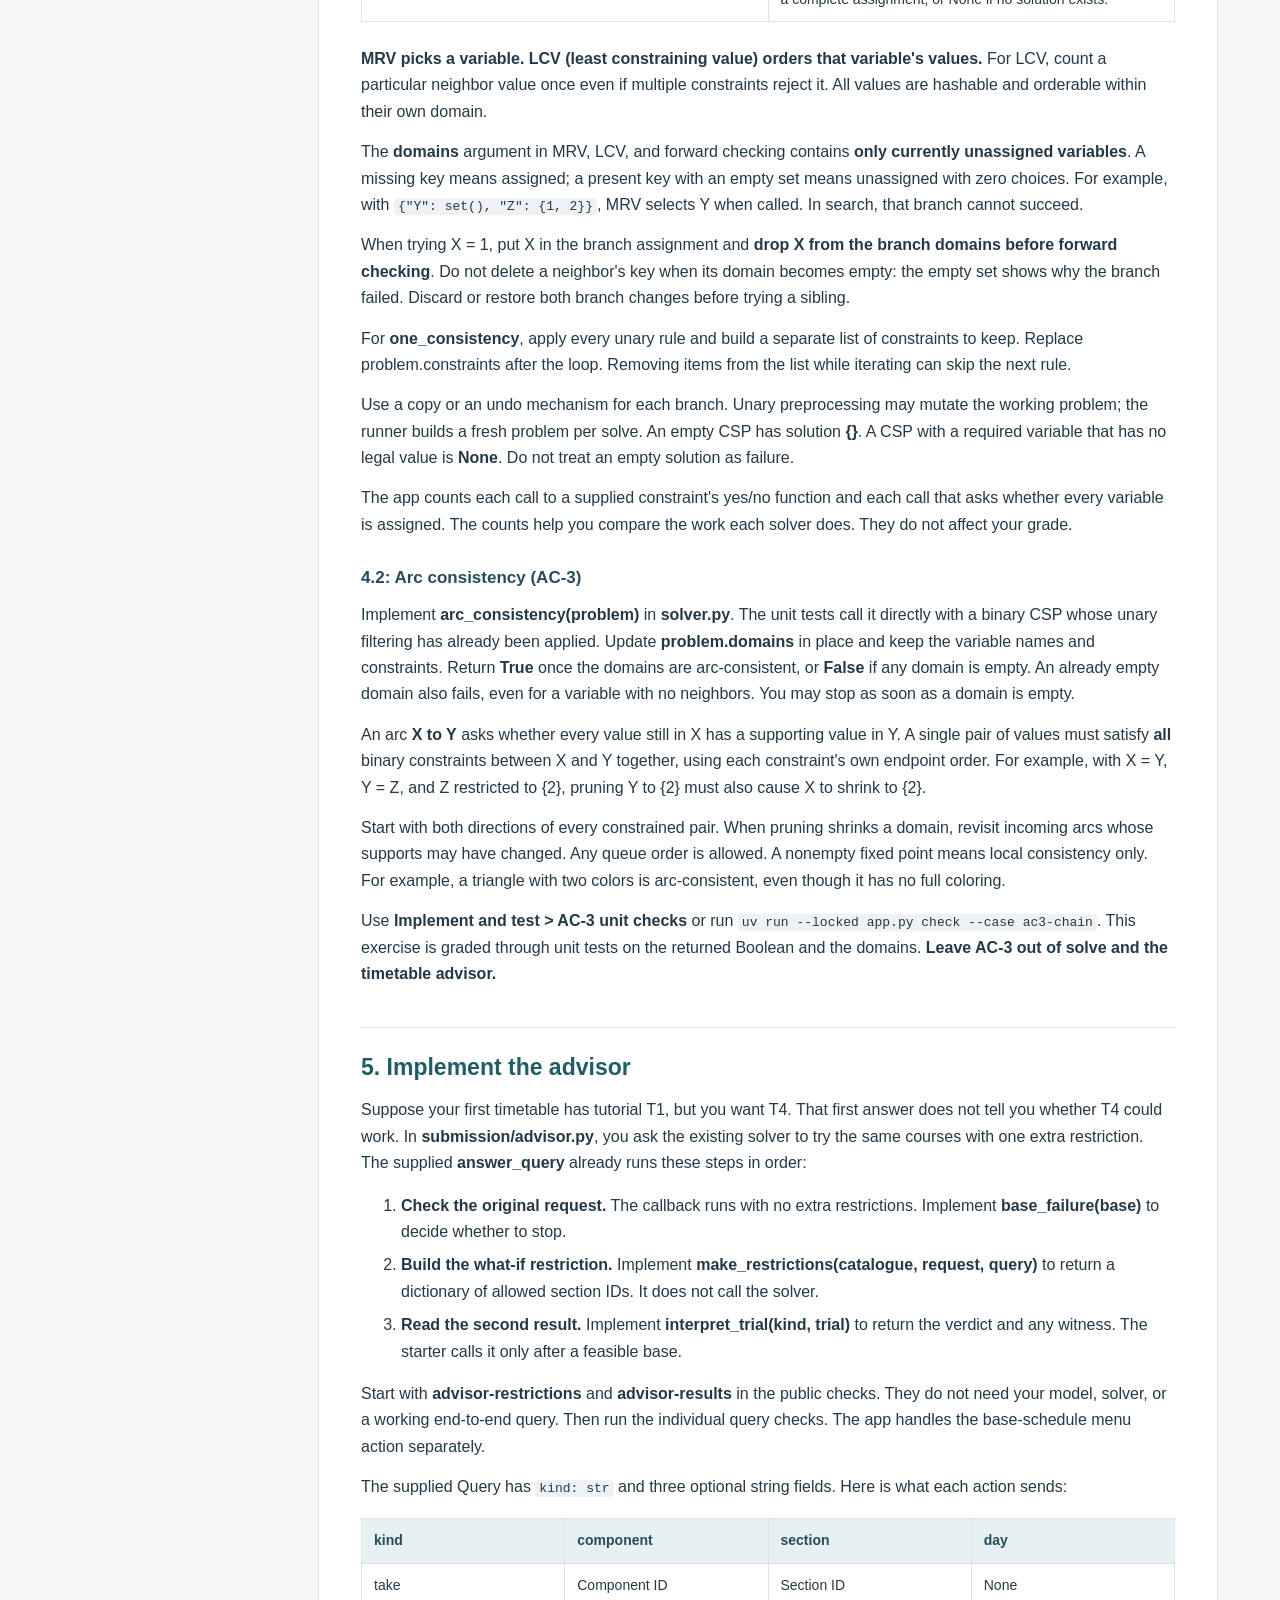
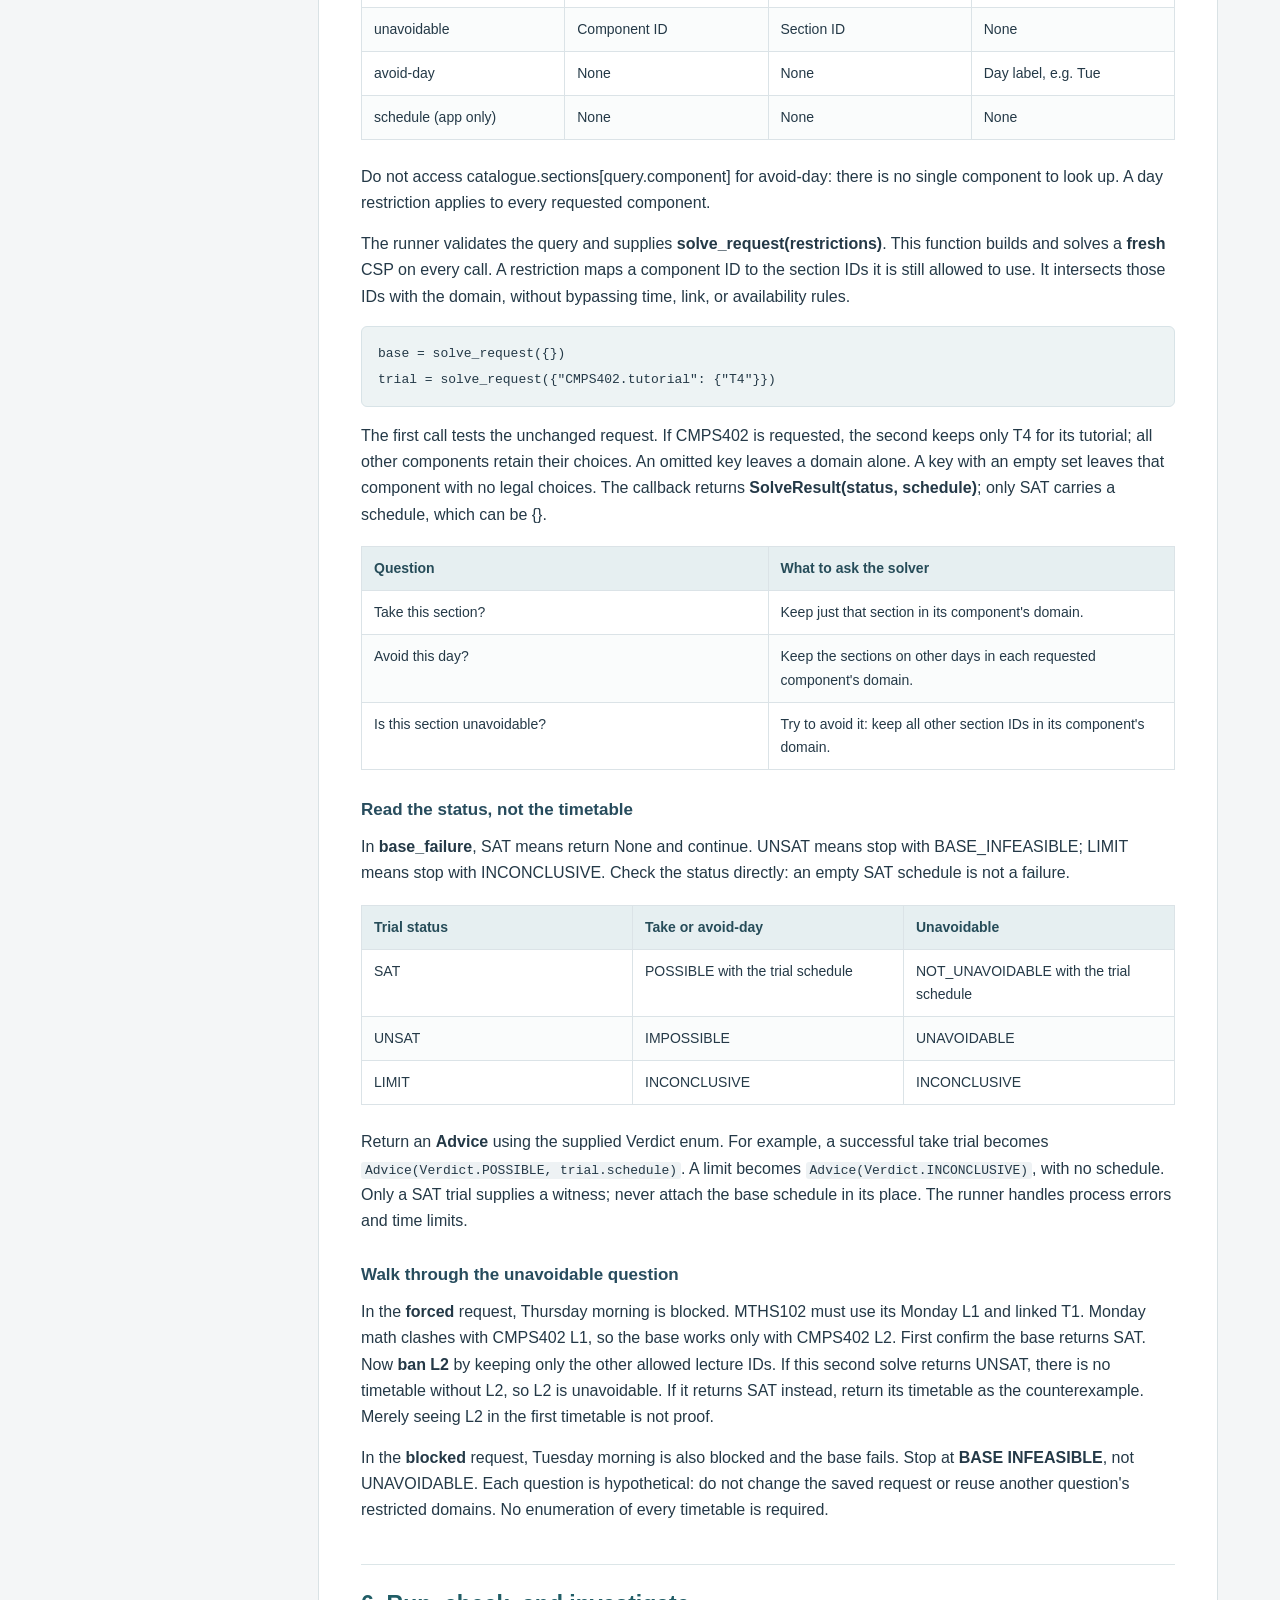
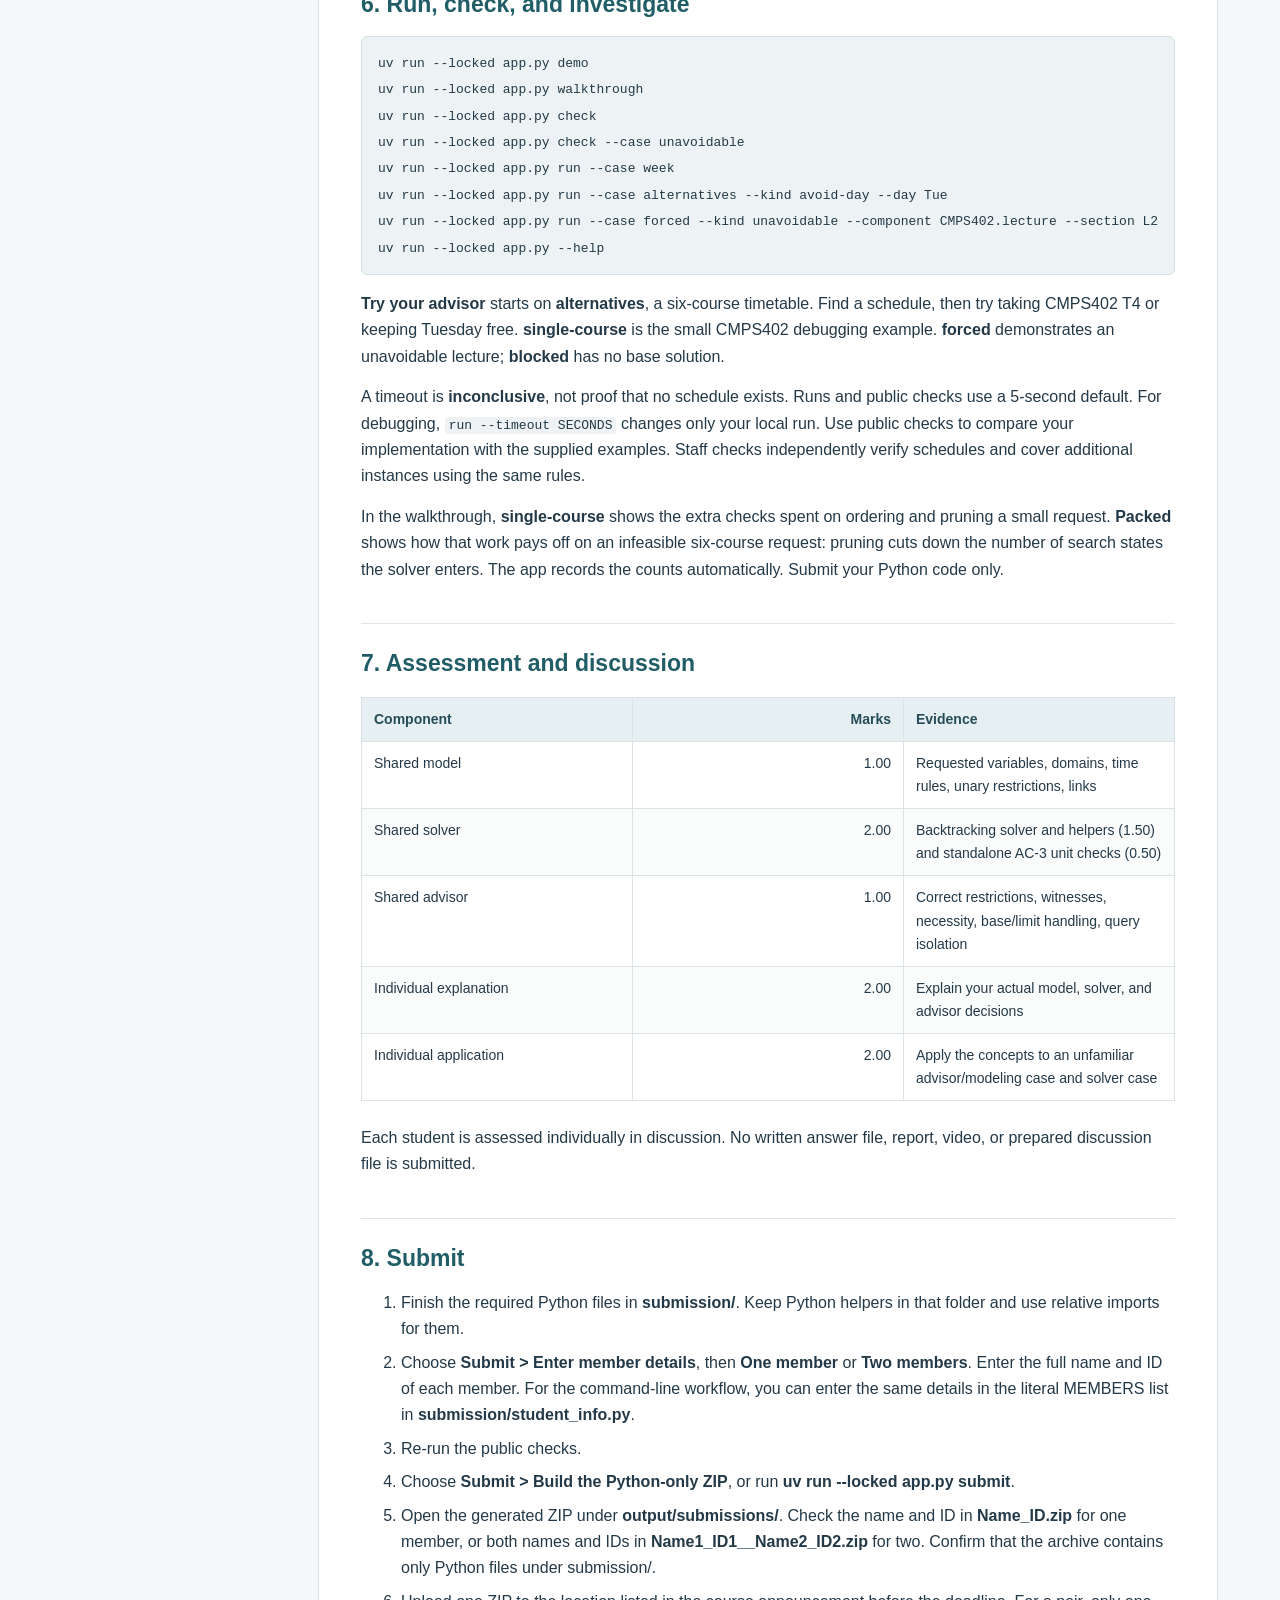
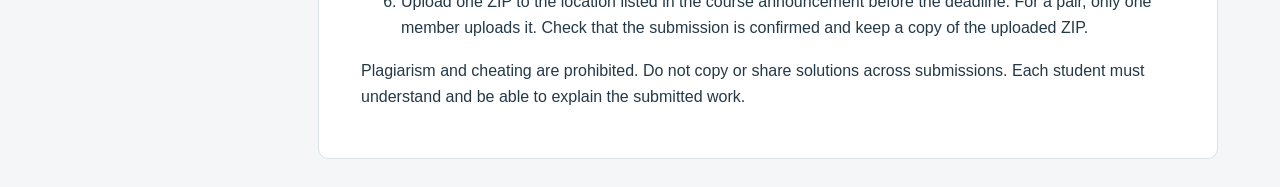
<file: Problem Set 2/Instructions.html>
<!doctype html><html lang="en"><head><meta charset="utf-8"><meta name="viewport" content="width=device-width,initial-scale=1"><title>CMPS402 Scheduling Advisor</title><style>
    :root{font:16px/1.65 'Segoe UI',Arial,sans-serif;color:#243947;background:#f4f6f7}
    *{box-sizing:border-box}body{margin:0}header{background:#203f4c;color:#fff;padding:16px 28px;display:flex;justify-content:space-between;gap:12px}header a{color:#fff}header span{font-size:14px}
    .layout{display:grid;grid-template-columns:245px minmax(0,900px);max-width:1230px;margin:auto;gap:28px;padding:28px 20px}nav{position:sticky;top:20px;align-self:start;font-size:13px}nav strong{display:block;margin-bottom:8px}nav a{display:block;padding:6px 10px;border-left:2px solid #d5e0e4;text-decoration:none;color:#365864}nav a:hover{background:#e3edef;border-color:#397b80}
    main{background:#fff;border:1px solid #d9e2e5;border-radius:10px;padding:34px 42px;min-width:0}h1{font-size:32px;line-height:1.2;color:#203f4c;margin:0 0 12px}h2{font-size:23px;line-height:1.35;margin:40px 0 14px;color:#205d66;border-top:1px solid #dce6e8;padding-top:24px;scroll-margin-top:20px}h2:first-of-type{margin-top:10px;border:0;padding-top:0}h3{font-size:17px;margin:26px 0 8px;color:#274c5d}p{margin:10px 0 14px}li{margin:7px 0}a{color:#176776}a:focus-visible{outline:3px solid #d8a63c;outline-offset:3px}code{font:13px/1.5 Consolas,monospace;background:#eef2f4;border-radius:3px;padding:1px 4px;overflow-wrap:anywhere}pre{background:#edf3f4;border:1px solid #d8e3e7;border-radius:6px;padding:13px 16px;overflow:auto}pre code{background:none;padding:0;white-space:pre;overflow-wrap:normal}table{border-collapse:collapse;width:100%;font-size:14px;margin:18px 0 24px;table-layout:fixed}th,td{text-align:left;vertical-align:top;padding:10px 12px;border:1px solid #dbe3e7;overflow-wrap:anywhere}th{background:#e6eff1;color:#264c59}tr:nth-child(even) td{background:#fafcfc}footer{text-align:center;color:#627c86;font-size:12px;margin:28px}
    @media(max-width:900px){.layout{display:block;padding:14px}nav{position:static;margin-bottom:20px;columns:2}nav strong{column-span:all}main{padding:24px}header{padding:14px;font-size:14px}h1{font-size:27px}}
    @media(max-width:520px){nav{columns:1}main{padding:18px}table{font-size:12px}th,td{padding:7px}header{display:block}}
    @media print{body{background:#fff}header,nav,footer{display:none}.layout{display:block;padding:0}main{padding:0;border:0}h2,h3{break-after:avoid}pre,tr{break-inside:avoid}a{color:inherit}}
    </style></head><body><header><strong>CMPS402 · Fall 2026</strong><span>Assignment 2</span></header><div class="layout"><nav aria-label="Contents"><strong>In this guide</strong><a href="#1-get-started">1. Get started</a><a href="#2-timetable-rules">2. Timetable rules</a><a href="#3-implement-the-model">3. Implement the model</a><a href="#4-implement-a-generic-solver">4. Implement a generic solver</a><a href="#5-implement-the-advisor">5. Implement the advisor</a><a href="#6-run-check-and-investigate">6. Run, check, and investigate</a><a href="#7-assessment-and-discussion">7. Assessment and discussion</a><a href="#8-submit">8. Submit</a></nav><main><h1 id="cmps402-assignment-2-scheduling-advisor">CMPS402 Assignment 2: Scheduling Advisor</h1>
<p>Find a conflict-free timetable, then answer questions about alternatives: <em>Can I take this tutorial? Can I avoid Tuesday? Is this section unavoidable?</em></p>
<table>
<thead>
<tr>
<th>Item</th>
<th>Details</th>
</tr>
</thead>
<tbody>
<tr>
<td>Work</td>
<td>Individually or in pairs</td>
</tr>
<tr>
<td>Marks</td>
<td>8 per student: 4 shared code + 2 individual explanation + 2 individual application</td>
</tr>
<tr>
<td>Submission</td>
<td>One Python-only ZIP per individual or pair</td>
</tr>
<tr>
<td>Deadline</td>
<td><strong>Sunday 22 November 2026 at 11:59 PM</strong></td>
</tr>
</tbody>
</table>
<h2 id="1-get-started">1. Get started</h2>
<p>Extract the ZIP into its own folder. Open a terminal in the folder containing <strong>app.py</strong> and <strong>pyproject.toml</strong>, not inside submission/.</p>
<p>If uv is not installed, use the <a href="https://docs.astral.sh/uv/getting-started/installation/">official uv installation guide</a>. On Windows with WinGet you can run the following, then reopen your terminal:</p>
<pre><code class="language-powershell">winget install --id=astral-sh.uv -e
</code></pre>
<p>Run:</p>
<pre><code class="language-text">uv --version
uv sync --locked
uv run --locked app.py setup-check
uv run --locked app.py
</code></pre>
<p>The locked project uses <strong>Python 3.14</strong>. uv may download it and the dependencies on first setup. Do not change the Python version or lockfile. The terminal app uses Rich and Questionary. Your submitted algorithms use Python and the supplied interfaces, not external CSP or optimization solvers.</p>
<p>Use Up/Down and Enter in the menu. Use Back to leave a submenu or Ctrl+C to cancel an action. If arrow input does not work, use <strong>uv run --locked app.py --plain-menu</strong>. The numbered menu also works in restricted terminals.</p>
<p>Start with <strong>Start here &gt; Open the offline walkthrough</strong>, or open <a href="examples/Walkthrough.html">Walkthrough.html</a> in the examples folder. It runs before you write code. Follow the four steps below:</p>
<ol>
<li><strong>Understand the choices.</strong> Find CMPS402 T1 in the starting timetable, then open the T4 and Tuesday examples. Inspect the available sections and links in <strong>Try your advisor &gt; View sections, links and blocked times</strong>.</li>
<li><strong>Build the model.</strong> Edit model.py and run <strong>Implement and test &gt; model.py</strong>.</li>
<li><strong>Build the solver.</strong> Edit solver.py and run its checks on small generic CSPs. Use <strong>Implement and test &gt; AC-3 unit checks</strong> to try arc consistency on its own.</li>
<li><strong>Answer advisor questions.</strong> Edit advisor.py and run its checks. They supply a fake solve callback, so you can debug it separately. Then try the whole app. <strong>NOT IMPLEMENTED</strong> is normal for untouched functions; re-run all, failed, or selected checks after editing.</li>
</ol>
<h2 id="2-timetable-rules">2. Timetable rules</h2>
<p>A request includes every listed component of each requested course; some courses have no tutorial or lab.</p>
<ul>
<li>Select one section per requested component. Each section has <strong>exactly one</strong> weekly slot: one day, one start and one end.</li>
<li>Two intervals clash if they are on the same declared day and overlap. Endpoints touch without a clash: 09:00-10:00 and 10:00-11:00 can coexist. Meetings are stored in minutes from midnight.</li>
<li>No two selected slots may clash, even for components of the same course. Identical slots for two selected components clash too. A selected slot may not overlap an unavailable interval.</li>
<li>The timetable is fixed. Do not optimize gaps, travel, or the number of days. Any valid schedule is accepted.</li>
</ul>
<h3 id="links">Links</h3>
<p><strong>No link means no pairing restriction.</strong> In this catalogue, CMPS and EECS courses have no section links. For example, CMPS402 lecture L1 and tutorial T4 can be taken together. EECS102 has lectures and tutorials only; their section numbers do not have to match. Time clashes and unavailable intervals still apply: CMPS402 L2 and T3 are unlinked but overlap on Tuesday.</p>
<p><strong>A present link is an allow-list.</strong> For MTHS102 and MTHS104 in this catalogue, L1 must go with T1 and L2 with T2. For MTHS102, the link is written <strong>tutorial first</strong>: (T1, L1) and (T2, L2). Read the endpoint names from the record; do not sort them or match section suffixes in your code. A present link with an empty allow-list forbids all pairings. A missing link permits all pairings as far as linking is concerned. Ignore a link when either endpoint is not requested.</p>
<h2 id="3-implement-the-model">3. Implement the model</h2>
<h3 id="from-a-course-request-to-component-variables">From a course request to component variables</h3>
<p>The JSON request names courses, not sections. The supplied loader expands the courses into their listed components <strong>before</strong> calling build_problem. For example:</p>
<pre><code class="language-text">JSON: {&quot;courses&quot;: [&quot;CMPS402&quot;], &quot;unavailable&quot;: []}
request.components: (&quot;CMPS402.lecture&quot;, &quot;CMPS402.tutorial&quot;)
request.unavailable: ()
domains: {&quot;CMPS402.lecture&quot;: {&quot;L1&quot;, &quot;L2&quot;},
          &quot;CMPS402.tutorial&quot;: {&quot;T1&quot;, &quot;T2&quot;, &quot;T3&quot;, &quot;T4&quot;}}
</code></pre>
<p>One variable per component lets you choose a lecture and a tutorial independently, then link only the pairs that need it. Using one variable per whole course would make each value a bundle of several sections. That would hide the individual choices you need for clash checks and what-if queries. You do not write the JSON parser or expand courses yourself.</p>
<h3 id="the-records-you-receive">The records you receive</h3>
<table>
<thead>
<tr>
<th>Record</th>
<th>Fields and types</th>
</tr>
</thead>
<tbody>
<tr>
<td>Catalogue</td>
<td><code>days: tuple[str, ...]</code>; <code>sections: Mapping[str, tuple[Section, ...]]</code>; <code>links: tuple[Link, ...]</code>; <code>course_names: Mapping[str, str]</code> (display only).</td>
</tr>
<tr>
<td>Request</td>
<td><code>components: tuple[str, ...]</code> in catalogue order; <code>unavailable: tuple[Meeting, ...]</code>.</td>
</tr>
<tr>
<td>Section</td>
<td><code>identifier: str</code> (for example L1); <code>meeting: Meeting</code> (singular).</td>
</tr>
<tr>
<td>Meeting</td>
<td><code>day: str</code>; <code>start: int</code>; <code>end: int</code>. For example, 09:00 is 540 minutes.</td>
</tr>
<tr>
<td>Link</td>
<td><code>components: tuple[str, str]</code> in declared order; <code>allowed: frozenset[tuple[str, str]]</code> with one ID per endpoint.</td>
</tr>
<tr>
<td>Problem</td>
<td><code>variables: tuple[str, ...]</code>; <code>domains: dict[str, set]</code>; <code>constraints: list[UnaryConstraint or BinaryConstraint]</code>.</td>
</tr>
</tbody>
</table>
<p>Use <code>catalogue.sections[component]</code> to get Section objects. Use <strong>section.identifier</strong>, not the Section object, in a domain or assignment. Use <strong>section.meeting</strong> when looking up its slot. IDs are scoped to a component, so L1 can occur in multiple courses.</p>
<h3 id="implement-two-functions-in-model-py">Implement two functions in model.py</h3>
<table>
<thead>
<tr>
<th>Function</th>
<th>What to return</th>
</tr>
</thead>
<tbody>
<tr>
<td>build_domains</td>
<td>A fresh set of all section IDs for each requested component, before unary filtering.</td>
</tr>
<tr>
<td>add_constraints(problem, catalogue, request)</td>
<td>Append constraint objects to problem.constraints and return None. Decide how to encode the timetable rules from Section 2. Do not assign sections, prune domains, or solve the problem here.</td>
</tr>
</tbody>
</table>
<p>The starter's <strong>build_problem(catalogue, request)</strong> calls these functions to create a fresh Problem. Leave that wiring in place. The modeling decisions and any helper functions inside <strong>add_constraints</strong> are yours. Do not hard-code the bundled timetable or infer a rule from a course prefix.</p>
<p>Test domains first. The constraint checks supply their own domains so you can test <strong>add_constraints</strong> independently.</p>
<h3 id="a-predicate-is-a-function-the-solver-calls-later">A predicate is a function the solver calls later</h3>
<p>This example is about colors, not timetables:</p>
<pre><code class="language-python">not_red = UnaryConstraint(&quot;X&quot;, lambda color: color != &quot;red&quot;)
different = BinaryConstraint((&quot;Y&quot;, &quot;X&quot;), lambda first, second: first != second)
not_red.condition(&quot;blue&quot;)                  # True
different.is_satisfied({&quot;X&quot;: &quot;blue&quot;, &quot;Y&quot;: &quot;green&quot;})  # True
</code></pre>
<p>The constraint stores a callable, <strong>not</strong> a True/False result from the builder. The solver later supplies trial values. A binary rule receives values in its own endpoint order, regardless of the order in the assignment dictionary. Do not test a binary rule against a partial assignment unless both of its endpoints are assigned.</p>
<h2 id="4-implement-a-generic-solver">4. Implement a generic solver</h2>
<h3 id="4-1-backtracking-with-heuristics">4.1: Backtracking with heuristics</h3>
<p>Complete <strong>submission/solver.py</strong>. The same implementation must work on timetable and small non-timetable CSPs.</p>
<table>
<thead>
<tr>
<th>Function</th>
<th>Required behavior</th>
</tr>
</thead>
<tbody>
<tr>
<td>one_consistency(problem)</td>
<td>Filter each unary constraint into its domain, remove unary constraints, keep binary constraints, and return whether every domain is nonempty.</td>
</tr>
<tr>
<td>minimum_remaining_values(problem, domains)</td>
<td>Select an unassigned variable with the smallest current domain. Break ties by problem.variables order.</td>
</tr>
<tr>
<td>least_constraining_values(problem, variable, domains)</td>
<td>Return values that eliminate fewer distinct remaining neighbor values first. Use ascending value order for ties. Do not mutate the input domains.</td>
</tr>
<tr>
<td>forward_checking(problem, variable, value, domains)</td>
<td>Filter each direct unassigned neighbor using all applicable constraints. Complete those updates even after a wipeout, then report whether any domain is empty. Do not propagate between two unassigned variables.</td>
</tr>
<tr>
<td>solve(problem)</td>
<td>Use the four helpers, check consistency with assigned neighbors, backtrack, and restore branch-local state. Return a complete assignment, or None if no solution exists.</td>
</tr>
</tbody>
</table>
<p><strong>MRV picks a variable. LCV (least constraining value) orders that variable's values.</strong> For LCV, count a particular neighbor value once even if multiple constraints reject it. All values are hashable and orderable within their own domain.</p>
<p>The <strong>domains</strong> argument in MRV, LCV, and forward checking contains <strong>only currently unassigned variables</strong>. A missing key means assigned; a present key with an empty set means unassigned with zero choices. For example, with <code>{&quot;Y&quot;: set(), &quot;Z&quot;: {1, 2}}</code>, MRV selects Y when called. In search, that branch cannot succeed.</p>
<p>When trying X = 1, put X in the branch assignment and <strong>drop X from the branch domains before forward checking</strong>. Do not delete a neighbor's key when its domain becomes empty: the empty set shows why the branch failed. Discard or restore both branch changes before trying a sibling.</p>
<p>For <strong>one_consistency</strong>, apply every unary rule and build a separate list of constraints to keep. Replace problem.constraints after the loop. Removing items from the list while iterating can skip the next rule.</p>
<p>Use a copy or an undo mechanism for each branch. Unary preprocessing may mutate the working problem; the runner builds a fresh problem per solve. An empty CSP has solution <strong>{}</strong>. A CSP with a required variable that has no legal value is <strong>None</strong>. Do not treat an empty solution as failure.</p>
<p>The app counts each call to a supplied constraint's yes/no function and each call that asks whether every variable is assigned. The counts help you compare the work each solver does. They do not affect your grade.</p>
<h3 id="4-2-arc-consistency-ac-3">4.2: Arc consistency (AC-3)</h3>
<p>Implement <strong>arc_consistency(problem)</strong> in <strong>solver.py</strong>. The unit tests call it directly with a binary CSP whose unary filtering has already been applied. Update <strong>problem.domains</strong> in place and keep the variable names and constraints. Return <strong>True</strong> once the domains are arc-consistent, or <strong>False</strong> if any domain is empty. An already empty domain also fails, even for a variable with no neighbors. You may stop as soon as a domain is empty.</p>
<p>An arc <strong>X to Y</strong> asks whether every value still in X has a supporting value in Y. A single pair of values must satisfy <strong>all</strong> binary constraints between X and Y together, using each constraint's own endpoint order. For example, with X = Y, Y = Z, and Z restricted to {2}, pruning Y to {2} must also cause X to shrink to {2}.</p>
<p>Start with both directions of every constrained pair. When pruning shrinks a domain, revisit incoming arcs whose supports may have changed. Any queue order is allowed. A nonempty fixed point means local consistency only. For example, a triangle with two colors is arc-consistent, even though it has no full coloring.</p>
<p>Use <strong>Implement and test &gt; AC-3 unit checks</strong> or run <code>uv run --locked app.py check --case ac3-chain</code>. This exercise is graded through unit tests on the returned Boolean and the domains. <strong>Leave AC-3 out of solve and the timetable advisor.</strong></p>
<h2 id="5-implement-the-advisor">5. Implement the advisor</h2>
<p>Suppose your first timetable has tutorial T1, but you want T4. That first answer does not tell you whether T4 could work. In <strong>submission/advisor.py</strong>, you ask the existing solver to try the same courses with one extra restriction. The supplied <strong>answer_query</strong> already runs these steps in order:</p>
<ol>
<li><strong>Check the original request.</strong> The callback runs with no extra restrictions. Implement <strong>base_failure(base)</strong> to decide whether to stop.</li>
<li><strong>Build the what-if restriction.</strong> Implement <strong>make_restrictions(catalogue, request, query)</strong> to return a dictionary of allowed section IDs. It does not call the solver.</li>
<li><strong>Read the second result.</strong> Implement <strong>interpret_trial(kind, trial)</strong> to return the verdict and any witness. The starter calls it only after a feasible base.</li>
</ol>
<p>Start with <strong>advisor-restrictions</strong> and <strong>advisor-results</strong> in the public checks. They do not need your model, solver, or a working end-to-end query. Then run the individual query checks. The app handles the base-schedule menu action separately.</p>
<p>The supplied Query has <code>kind: str</code> and three optional string fields. Here is what each action sends:</p>
<table>
<thead>
<tr>
<th>kind</th>
<th>component</th>
<th>section</th>
<th>day</th>
</tr>
</thead>
<tbody>
<tr>
<td>take</td>
<td>Component ID</td>
<td>Section ID</td>
<td>None</td>
</tr>
<tr>
<td>unavoidable</td>
<td>Component ID</td>
<td>Section ID</td>
<td>None</td>
</tr>
<tr>
<td>avoid-day</td>
<td>None</td>
<td>None</td>
<td>Day label, e.g. Tue</td>
</tr>
<tr>
<td>schedule (app only)</td>
<td>None</td>
<td>None</td>
<td>None</td>
</tr>
</tbody>
</table>
<p>Do not access catalogue.sections[query.component] for avoid-day: there is no single component to look up. A day restriction applies to every requested component.</p>
<p>The runner validates the query and supplies <strong>solve_request(restrictions)</strong>. This function builds and solves a <strong>fresh</strong> CSP on every call. A restriction maps a component ID to the section IDs it is still allowed to use. It intersects those IDs with the domain, without bypassing time, link, or availability rules.</p>
<pre><code class="language-python">base = solve_request({})
trial = solve_request({&quot;CMPS402.tutorial&quot;: {&quot;T4&quot;}})
</code></pre>
<p>The first call tests the unchanged request. If CMPS402 is requested, the second keeps only T4 for its tutorial; all other components retain their choices. An omitted key leaves a domain alone. A key with an empty set leaves that component with no legal choices. The callback returns <strong>SolveResult(status, schedule)</strong>; only SAT carries a schedule, which can be {}.</p>
<table>
<thead>
<tr>
<th>Question</th>
<th>What to ask the solver</th>
</tr>
</thead>
<tbody>
<tr>
<td>Take this section?</td>
<td>Keep just that section in its component's domain.</td>
</tr>
<tr>
<td>Avoid this day?</td>
<td>Keep the sections on other days in each requested component's domain.</td>
</tr>
<tr>
<td>Is this section unavoidable?</td>
<td>Try to avoid it: keep all other section IDs in its component's domain.</td>
</tr>
</tbody>
</table>
<h3 id="read-the-status-not-the-timetable">Read the status, not the timetable</h3>
<p>In <strong>base_failure</strong>, SAT means return None and continue. UNSAT means stop with BASE_INFEASIBLE; LIMIT means stop with INCONCLUSIVE. Check the status directly: an empty SAT schedule is not a failure.</p>
<table>
<thead>
<tr>
<th>Trial status</th>
<th>Take or avoid-day</th>
<th>Unavoidable</th>
</tr>
</thead>
<tbody>
<tr>
<td>SAT</td>
<td>POSSIBLE with the trial schedule</td>
<td>NOT_UNAVOIDABLE with the trial schedule</td>
</tr>
<tr>
<td>UNSAT</td>
<td>IMPOSSIBLE</td>
<td>UNAVOIDABLE</td>
</tr>
<tr>
<td>LIMIT</td>
<td>INCONCLUSIVE</td>
<td>INCONCLUSIVE</td>
</tr>
</tbody>
</table>
<p>Return an <strong>Advice</strong> using the supplied Verdict enum. For example, a successful take trial becomes <code>Advice(Verdict.POSSIBLE, trial.schedule)</code>. A limit becomes <code>Advice(Verdict.INCONCLUSIVE)</code>, with no schedule. Only a SAT trial supplies a witness; never attach the base schedule in its place. The runner handles process errors and time limits.</p>
<h3 id="walk-through-the-unavoidable-question">Walk through the unavoidable question</h3>
<p>In the <strong>forced</strong> request, Thursday morning is blocked. MTHS102 must use its Monday L1 and linked T1. Monday math clashes with CMPS402 L1, so the base works only with CMPS402 L2. First confirm the base returns SAT. Now <strong>ban L2</strong> by keeping only the other allowed lecture IDs. If this second solve returns UNSAT, there is no timetable without L2, so L2 is unavoidable. If it returns SAT instead, return its timetable as the counterexample. Merely seeing L2 in the first timetable is not proof.</p>
<p>In the <strong>blocked</strong> request, Tuesday morning is also blocked and the base fails. Stop at <strong>BASE INFEASIBLE</strong>, not UNAVOIDABLE. Each question is hypothetical: do not change the saved request or reuse another question's restricted domains. No enumeration of every timetable is required.</p>
<h2 id="6-run-check-and-investigate">6. Run, check, and investigate</h2>
<pre><code class="language-text">uv run --locked app.py demo
uv run --locked app.py walkthrough
uv run --locked app.py check
uv run --locked app.py check --case unavoidable
uv run --locked app.py run --case week
uv run --locked app.py run --case alternatives --kind avoid-day --day Tue
uv run --locked app.py run --case forced --kind unavoidable --component CMPS402.lecture --section L2
uv run --locked app.py --help
</code></pre>
<p><strong>Try your advisor</strong> starts on <strong>alternatives</strong>, a six-course timetable. Find a schedule, then try taking CMPS402 T4 or keeping Tuesday free. <strong>single-course</strong> is the small CMPS402 debugging example. <strong>forced</strong> demonstrates an unavoidable lecture; <strong>blocked</strong> has no base solution.</p>
<p>A timeout is <strong>inconclusive</strong>, not proof that no schedule exists. Runs and public checks use a 5-second default. For debugging, <code>run --timeout SECONDS</code> changes only your local run. Use public checks to compare your implementation with the supplied examples. Staff checks independently verify schedules and cover additional instances using the same rules.</p>
<p>In the walkthrough, <strong>single-course</strong> shows the extra checks spent on ordering and pruning a small request. <strong>Packed</strong> shows how that work pays off on an infeasible six-course request: pruning cuts down the number of search states the solver enters. The app records the counts automatically. Submit your Python code only.</p>
<h2 id="7-assessment-and-discussion">7. Assessment and discussion</h2>
<table>
<thead>
<tr>
<th>Component</th>
<th style="text-align:right">Marks</th>
<th>Evidence</th>
</tr>
</thead>
<tbody>
<tr>
<td>Shared model</td>
<td style="text-align:right">1.00</td>
<td>Requested variables, domains, time rules, unary restrictions, links</td>
</tr>
<tr>
<td>Shared solver</td>
<td style="text-align:right">2.00</td>
<td>Backtracking solver and helpers (1.50) and standalone AC-3 unit checks (0.50)</td>
</tr>
<tr>
<td>Shared advisor</td>
<td style="text-align:right">1.00</td>
<td>Correct restrictions, witnesses, necessity, base/limit handling, query isolation</td>
</tr>
<tr>
<td>Individual explanation</td>
<td style="text-align:right">2.00</td>
<td>Explain your actual model, solver, and advisor decisions</td>
</tr>
<tr>
<td>Individual application</td>
<td style="text-align:right">2.00</td>
<td>Apply the concepts to an unfamiliar advisor/modeling case and solver case</td>
</tr>
</tbody>
</table>
<p>Each student is assessed individually in discussion. No written answer file, report, video, or prepared discussion file is submitted.</p>
<h2 id="8-submit">8. Submit</h2>
<ol>
<li>Finish the required Python files in <strong>submission/</strong>. Keep Python helpers in that folder and use relative imports for them.</li>
<li>Choose <strong>Submit &gt; Enter member details</strong>, then <strong>One member</strong> or <strong>Two members</strong>. Enter the full name and ID of each member. For the command-line workflow, you can enter the same details in the literal MEMBERS list in <strong>submission/student_info.py</strong>.</li>
<li>Re-run the public checks.</li>
<li>Choose <strong>Submit &gt; Build the Python-only ZIP</strong>, or run <strong>uv run --locked app.py submit</strong>.</li>
<li>Open the generated ZIP under <strong>output/submissions/</strong>. Check the name and ID in <strong>Name_ID.zip</strong> for one member, or both names and IDs in <strong>Name1_ID1__Name2_ID2.zip</strong> for two. Confirm that the archive contains only Python files under submission/.</li>
<li>Upload one ZIP to the location listed in the course announcement before the deadline. For a pair, only one member uploads it. Check that the submission is confirmed and keep a copy of the uploaded ZIP.</li>
</ol>
<p>Plagiarism and cheating are prohibited. Do not copy or share solutions across submissions. Each student must understand and be able to explain the submitted work.</p>
</main></div></body></html>
</file>
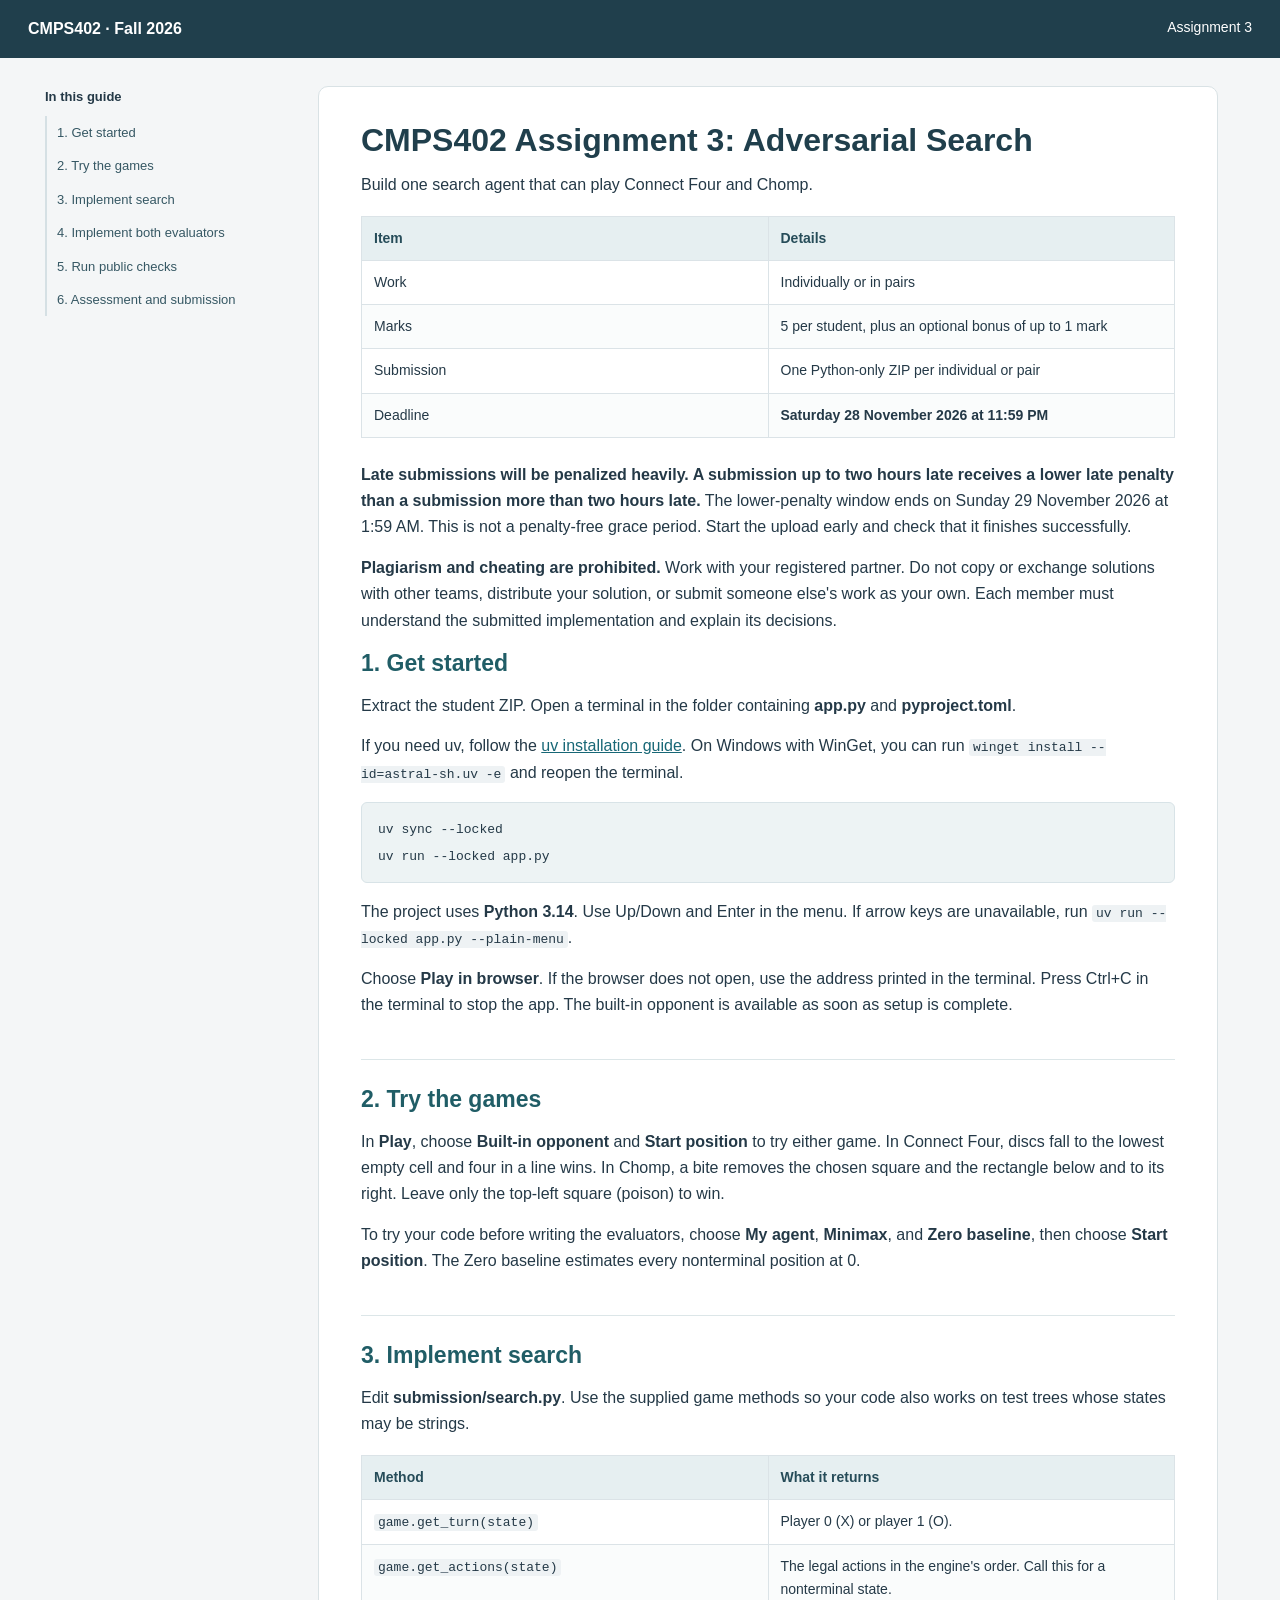
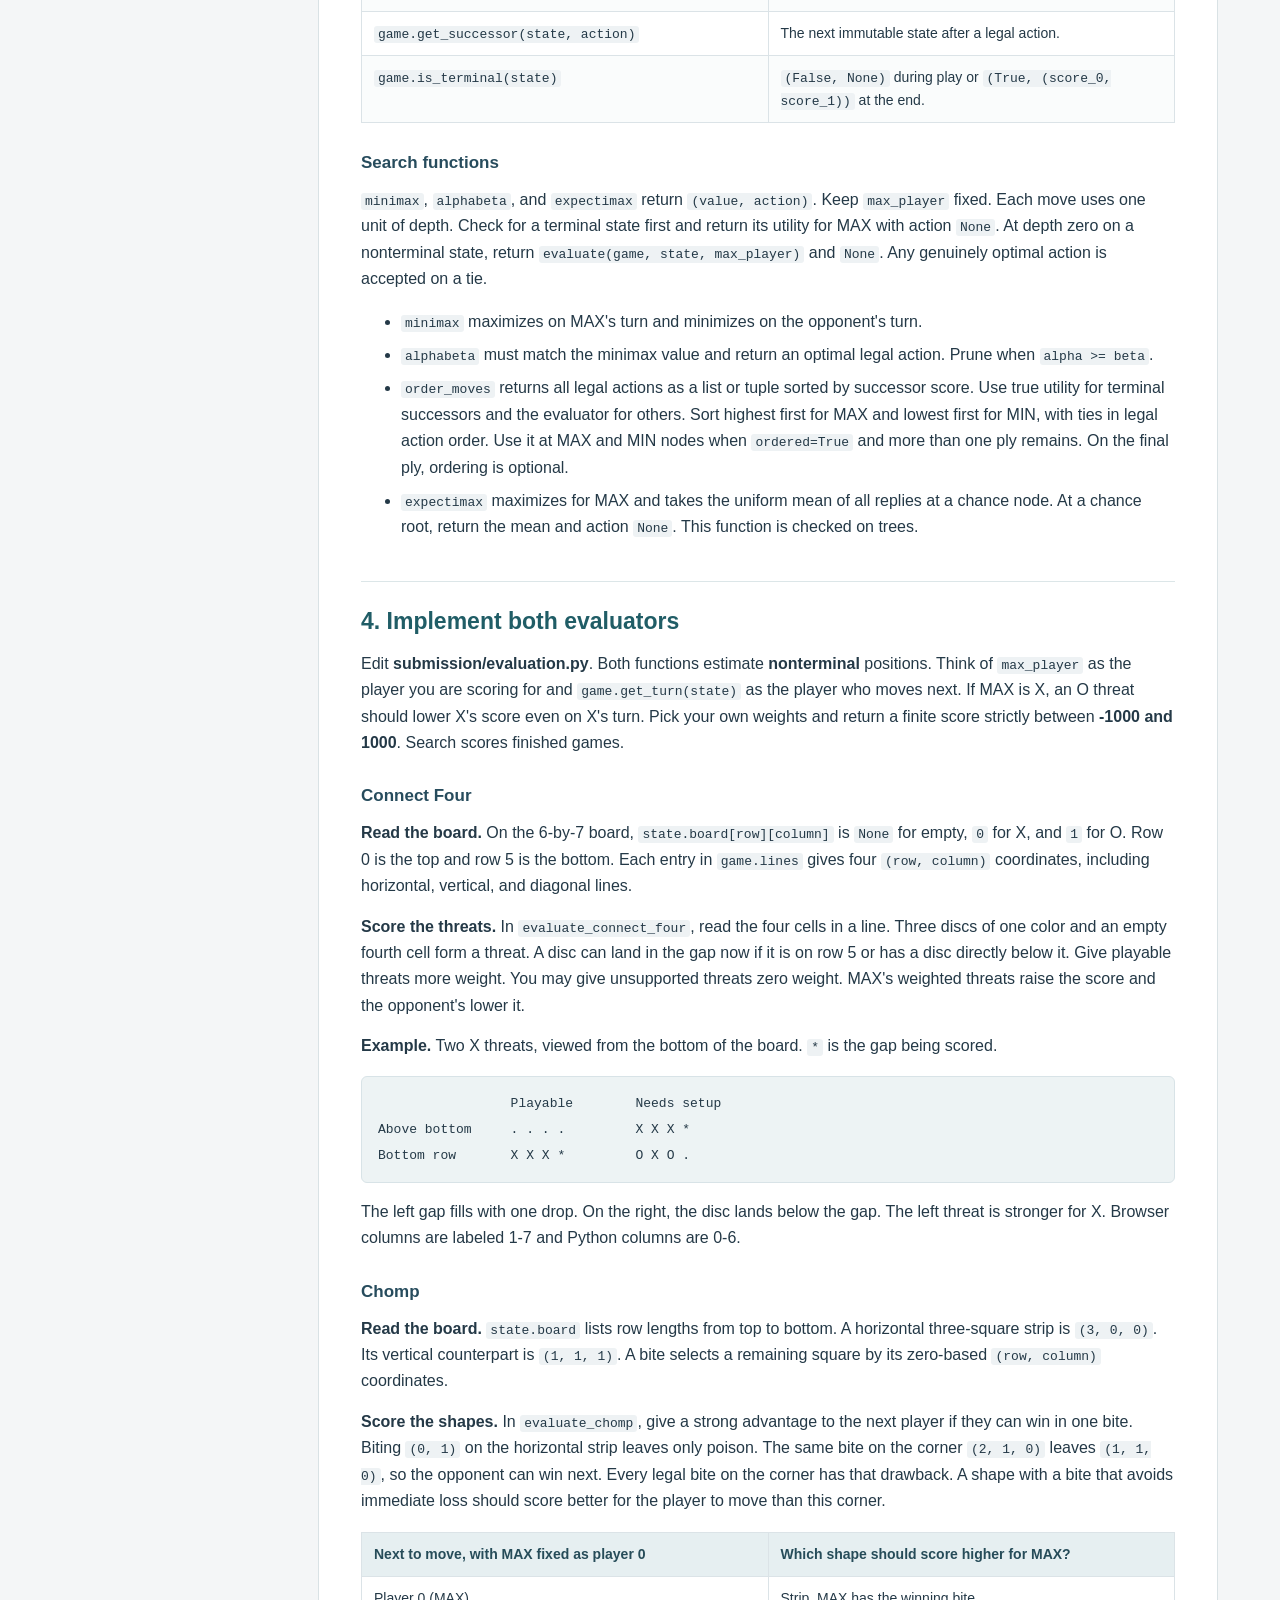
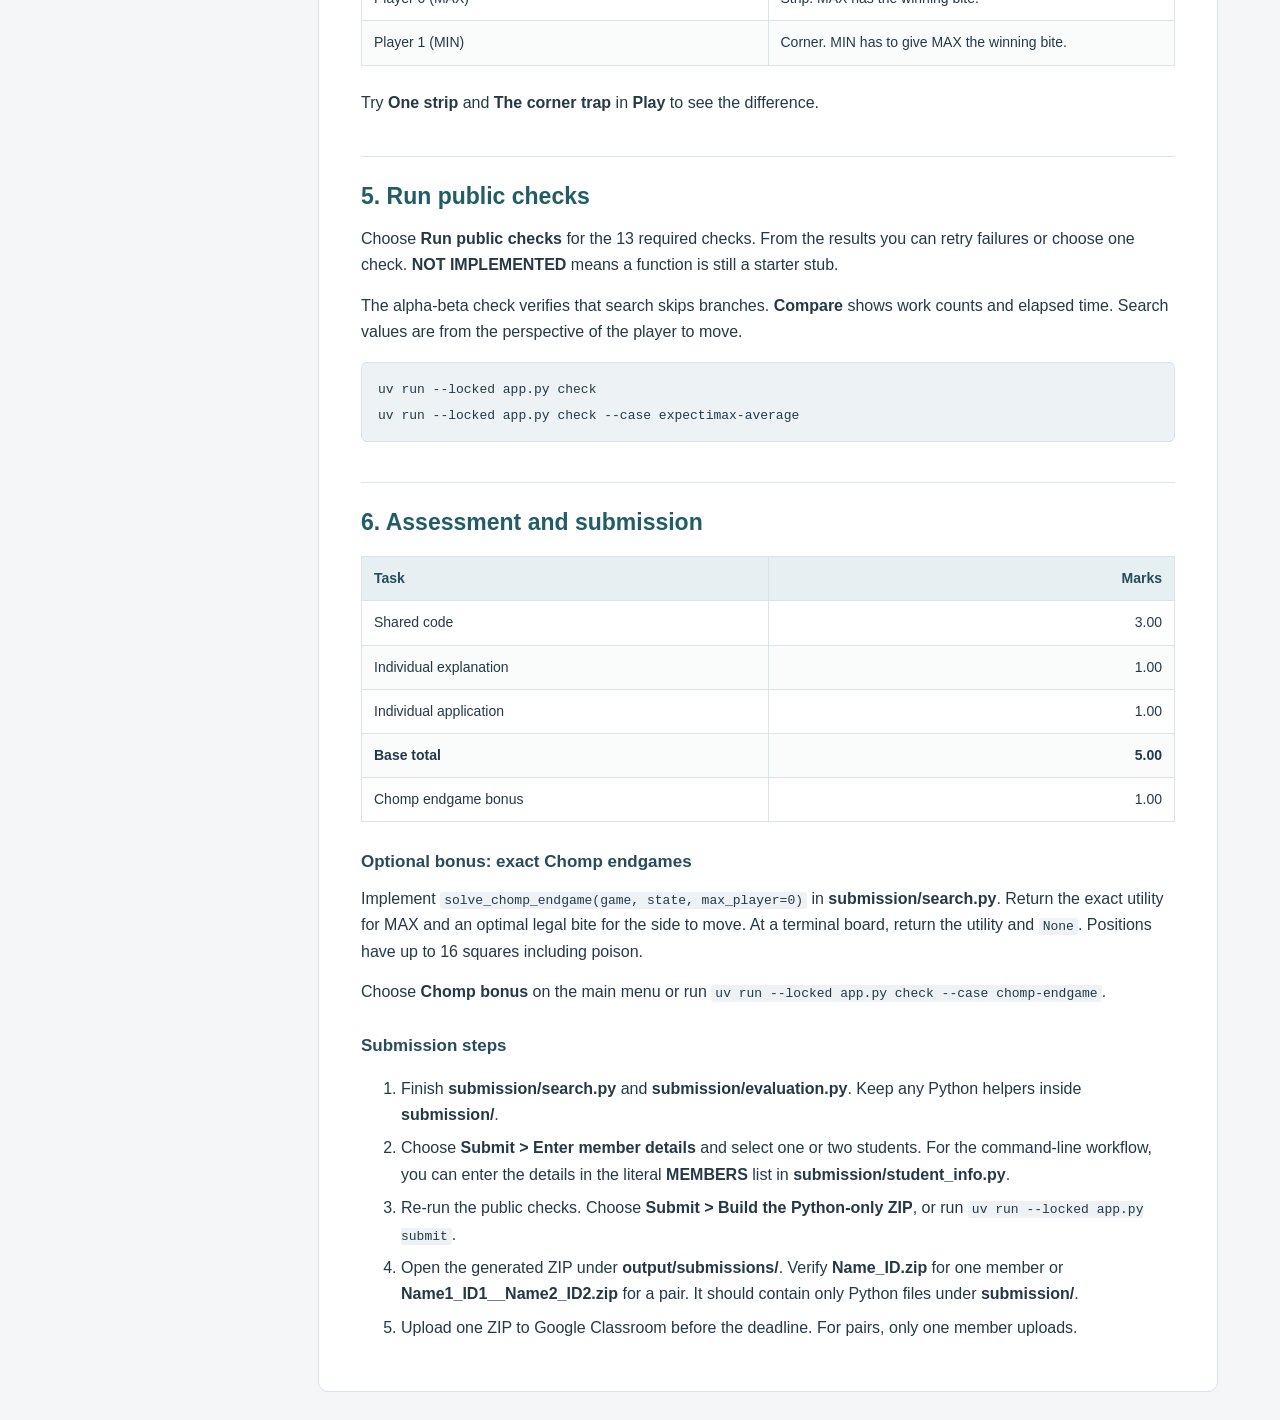
<file: Problem Set 3/Instructions.html>
<!doctype html><html lang="en"><head><meta charset="utf-8"><meta name="viewport" content="width=device-width,initial-scale=1"><title>CMPS402 Adversarial Search</title><style>
    :root{font:16px/1.65 'Segoe UI',Arial,sans-serif;color:#243947;background:#f4f6f7}
    *{box-sizing:border-box}body{margin:0}header{background:#203f4c;color:#fff;padding:16px 28px;display:flex;justify-content:space-between;gap:12px}header a{color:#fff}header span{font-size:14px}
    .layout{display:grid;grid-template-columns:245px minmax(0,900px);max-width:1230px;margin:auto;gap:28px;padding:28px 20px}nav{position:sticky;top:20px;align-self:start;font-size:13px}nav strong{display:block;margin-bottom:8px}nav a{display:block;padding:6px 10px;border-left:2px solid #d5e0e4;text-decoration:none;color:#365864}nav a:hover{background:#e3edef;border-color:#397b80}
    main{background:#fff;border:1px solid #d9e2e5;border-radius:10px;padding:34px 42px;min-width:0}h1{font-size:32px;line-height:1.2;color:#203f4c;margin:0 0 12px}h2{font-size:23px;line-height:1.35;margin:40px 0 14px;color:#205d66;border-top:1px solid #dce6e8;padding-top:24px;scroll-margin-top:20px}h2:first-of-type{margin-top:10px;border:0;padding-top:0}h3{font-size:17px;margin:26px 0 8px;color:#274c5d}p{margin:10px 0 14px}li{margin:7px 0}a{color:#176776}a:focus-visible{outline:3px solid #d8a63c;outline-offset:3px}code{font:13px/1.5 Consolas,monospace;background:#eef2f4;border-radius:3px;padding:1px 4px;overflow-wrap:anywhere}pre{background:#edf3f4;border:1px solid #d8e3e7;border-radius:6px;padding:13px 16px;overflow:auto}pre code{background:none;padding:0;white-space:pre;overflow-wrap:normal}table{border-collapse:collapse;width:100%;font-size:14px;margin:18px 0 24px;table-layout:fixed}th,td{text-align:left;vertical-align:top;padding:10px 12px;border:1px solid #dbe3e7;overflow-wrap:anywhere}th{background:#e6eff1;color:#264c59}tr:nth-child(even) td{background:#fafcfc}footer{text-align:center;color:#627c86;font-size:12px;margin:28px}
    @media(max-width:900px){.layout{display:block;padding:14px}nav{position:static;margin-bottom:20px;columns:2}nav strong{column-span:all}main{padding:24px}header{padding:14px;font-size:14px}h1{font-size:27px}}
    @media(max-width:520px){nav{columns:1}main{padding:18px}table{font-size:12px}th,td{padding:7px}header{display:block}header span{display:block;margin-top:3px}}
    @media print{body{background:#fff}header,nav,footer{display:none}.layout{display:block;padding:0}main{padding:0;border:0}h2,h3{break-after:avoid}pre,tr{break-inside:avoid}a{color:inherit}}
    </style></head><body><header><strong>CMPS402 · Fall 2026</strong><span>Assignment 3</span></header><div class="layout"><nav aria-label="Contents"><strong>In this guide</strong><a href="#1-get-started">1. Get started</a><a href="#2-try-the-games">2. Try the games</a><a href="#3-implement-search">3. Implement search</a><a href="#4-implement-both-evaluators">4. Implement both evaluators</a><a href="#5-run-public-checks">5. Run public checks</a><a href="#6-assessment-and-submission">6. Assessment and submission</a></nav><main><h1 id="cmps402-assignment-3-adversarial-search">CMPS402 Assignment 3: Adversarial Search</h1>
<p>Build one search agent that can play Connect Four and Chomp.</p>
<table>
<thead>
<tr>
<th>Item</th>
<th>Details</th>
</tr>
</thead>
<tbody>
<tr>
<td>Work</td>
<td>Individually or in pairs</td>
</tr>
<tr>
<td>Marks</td>
<td>5 per student, plus an optional bonus of up to 1 mark</td>
</tr>
<tr>
<td>Submission</td>
<td>One Python-only ZIP per individual or pair</td>
</tr>
<tr>
<td>Deadline</td>
<td><strong>Saturday 28 November 2026 at 11:59 PM</strong></td>
</tr>
</tbody>
</table>
<p><strong>Late submissions will be penalized heavily. A submission up to two hours late receives a lower late penalty than a submission more than two hours late.</strong> The lower-penalty window ends on Sunday 29 November 2026 at 1:59 AM. This is not a penalty-free grace period. Start the upload early and check that it finishes successfully.</p>
<p><strong>Plagiarism and cheating are prohibited.</strong> Work with your registered partner. Do not copy or exchange solutions with other teams, distribute your solution, or submit someone else's work as your own. Each member must understand the submitted implementation and explain its decisions.</p>
<h2 id="1-get-started">1. Get started</h2>
<p>Extract the student ZIP. Open a terminal in the folder containing <strong>app.py</strong> and <strong>pyproject.toml</strong>.</p>
<p>If you need uv, follow the <a href="https://docs.astral.sh/uv/getting-started/installation/">uv installation guide</a>. On Windows with WinGet, you can run <code>winget install --id=astral-sh.uv -e</code> and reopen the terminal.</p>
<pre><code class="language-text">uv sync --locked
uv run --locked app.py
</code></pre>
<p>The project uses <strong>Python 3.14</strong>. Use Up/Down and Enter in the menu. If arrow keys are unavailable, run <code>uv run --locked app.py --plain-menu</code>.</p>
<p>Choose <strong>Play in browser</strong>. If the browser does not open, use the address printed in the terminal. Press Ctrl+C in the terminal to stop the app. The built-in opponent is available as soon as setup is complete.</p>
<h2 id="2-try-the-games">2. Try the games</h2>
<p>In <strong>Play</strong>, choose <strong>Built-in opponent</strong> and <strong>Start position</strong> to try either game. In Connect Four, discs fall to the lowest empty cell and four in a line wins. In Chomp, a bite removes the chosen square and the rectangle below and to its right. Leave only the top-left square (poison) to win.</p>
<p>To try your code before writing the evaluators, choose <strong>My agent</strong>, <strong>Minimax</strong>, and <strong>Zero baseline</strong>, then choose <strong>Start position</strong>. The Zero baseline estimates every nonterminal position at 0.</p>
<h2 id="3-implement-search">3. Implement search</h2>
<p>Edit <strong>submission/search.py</strong>. Use the supplied game methods so your code also works on test trees whose states may be strings.</p>
<table>
<thead>
<tr>
<th>Method</th>
<th>What it returns</th>
</tr>
</thead>
<tbody>
<tr>
<td><code>game.get_turn(state)</code></td>
<td>Player 0 (X) or player 1 (O).</td>
</tr>
<tr>
<td><code>game.get_actions(state)</code></td>
<td>The legal actions in the engine's order. Call this for a nonterminal state.</td>
</tr>
<tr>
<td><code>game.get_successor(state, action)</code></td>
<td>The next immutable state after a legal action.</td>
</tr>
<tr>
<td><code>game.is_terminal(state)</code></td>
<td><code>(False, None)</code> during play or <code>(True, (score_0, score_1))</code> at the end.</td>
</tr>
</tbody>
</table>
<h3 id="search-functions">Search functions</h3>
<p><code>minimax</code>, <code>alphabeta</code>, and <code>expectimax</code> return <strong><code>(value, action)</code></strong>. Keep <code>max_player</code> fixed. Each move uses one unit of depth. Check for a terminal state first and return its utility for MAX with action <code>None</code>. At depth zero on a nonterminal state, return <code>evaluate(game, state, max_player)</code> and <code>None</code>. Any genuinely optimal action is accepted on a tie.</p>
<ul>
<li><strong><code>minimax</code></strong> maximizes on MAX's turn and minimizes on the opponent's turn.</li>
<li><strong><code>alphabeta</code></strong> must match the minimax value and return an optimal legal action. Prune when <code>alpha &gt;= beta</code>.</li>
<li><strong><code>order_moves</code></strong> returns all legal actions as a list or tuple sorted by successor score. Use true utility for terminal successors and the evaluator for others. Sort highest first for MAX and lowest first for MIN, with ties in legal action order. Use it at MAX and MIN nodes when <code>ordered=True</code> and more than one ply remains. On the final ply, ordering is optional.</li>
<li><strong><code>expectimax</code></strong> maximizes for MAX and takes the uniform mean of all replies at a chance node. At a chance root, return the mean and action <code>None</code>. This function is checked on trees.</li>
</ul>
<h2 id="4-implement-both-evaluators">4. Implement both evaluators</h2>
<p>Edit <strong>submission/evaluation.py</strong>. Both functions estimate <strong>nonterminal</strong> positions. Think of <code>max_player</code> as the player you are scoring for and <code>game.get_turn(state)</code> as the player who moves next. If MAX is X, an O threat should lower X's score even on X's turn. Pick your own weights and return a finite score strictly between <strong>-1000 and 1000</strong>. Search scores finished games.</p>
<h3 id="connect-four">Connect Four</h3>
<p><strong>Read the board.</strong> On the 6-by-7 board, <code>state.board[row][column]</code> is <code>None</code> for empty, <code>0</code> for X, and <code>1</code> for O. Row 0 is the top and row 5 is the bottom. Each entry in <code>game.lines</code> gives four <code>(row, column)</code> coordinates, including horizontal, vertical, and diagonal lines.</p>
<p><strong>Score the threats.</strong> In <code>evaluate_connect_four</code>, read the four cells in a line. Three discs of one color and an empty fourth cell form a threat. A disc can land in the gap now if it is on row 5 or has a disc directly below it. Give playable threats more weight. You may give unsupported threats zero weight. MAX's weighted threats raise the score and the opponent's lower it.</p>
<p><strong>Example.</strong> Two X threats, viewed from the bottom of the board. <code>*</code> is the gap being scored.</p>
<pre><code class="language-text">                 Playable        Needs setup
Above bottom     . . . .         X X X *
Bottom row       X X X *         O X O .
</code></pre>
<p>The left gap fills with one drop. On the right, the disc lands below the gap. The left threat is stronger for X. Browser columns are labeled 1-7 and Python columns are 0-6.</p>
<h3 id="chomp">Chomp</h3>
<p><strong>Read the board.</strong> <code>state.board</code> lists row lengths from top to bottom. A horizontal three-square strip is <code>(3, 0, 0)</code>. Its vertical counterpart is <code>(1, 1, 1)</code>. A bite selects a remaining square by its zero-based <code>(row, column)</code> coordinates.</p>
<p><strong>Score the shapes.</strong> In <code>evaluate_chomp</code>, give a strong advantage to the next player if they can win in one bite. Biting <code>(0, 1)</code> on the horizontal strip leaves only poison. The same bite on the corner <code>(2, 1, 0)</code> leaves <code>(1, 1, 0)</code>, so the opponent can win next. Every legal bite on the corner has that drawback. A shape with a bite that avoids immediate loss should score better for the player to move than this corner.</p>
<table>
<thead>
<tr>
<th>Next to move, with MAX fixed as player 0</th>
<th>Which shape should score higher for MAX?</th>
</tr>
</thead>
<tbody>
<tr>
<td>Player 0 (MAX)</td>
<td>Strip. MAX has the winning bite.</td>
</tr>
<tr>
<td>Player 1 (MIN)</td>
<td>Corner. MIN has to give MAX the winning bite.</td>
</tr>
</tbody>
</table>
<p>Try <strong>One strip</strong> and <strong>The corner trap</strong> in <strong>Play</strong> to see the difference.</p>
<h2 id="5-run-public-checks">5. Run public checks</h2>
<p>Choose <strong>Run public checks</strong> for the 13 required checks. From the results you can retry failures or choose one check. <strong>NOT IMPLEMENTED</strong> means a function is still a starter stub.</p>
<p>The alpha-beta check verifies that search skips branches. <strong>Compare</strong> shows work counts and elapsed time. Search values are from the perspective of the player to move.</p>
<pre><code class="language-text">uv run --locked app.py check
uv run --locked app.py check --case expectimax-average
</code></pre>
<h2 id="6-assessment-and-submission">6. Assessment and submission</h2>
<table>
<thead>
<tr>
<th>Task</th>
<th style="text-align:right">Marks</th>
</tr>
</thead>
<tbody>
<tr>
<td>Shared code</td>
<td style="text-align:right">3.00</td>
</tr>
<tr>
<td>Individual explanation</td>
<td style="text-align:right">1.00</td>
</tr>
<tr>
<td>Individual application</td>
<td style="text-align:right">1.00</td>
</tr>
<tr>
<td><strong>Base total</strong></td>
<td style="text-align:right"><strong>5.00</strong></td>
</tr>
<tr>
<td>Chomp endgame bonus</td>
<td style="text-align:right">1.00</td>
</tr>
</tbody>
</table>
<h3 id="optional-bonus-exact-chomp-endgames">Optional bonus: exact Chomp endgames</h3>
<p>Implement <strong><code>solve_chomp_endgame(game, state, max_player=0)</code></strong> in <strong>submission/search.py</strong>. Return the exact utility for MAX and an optimal legal bite for the side to move. At a terminal board, return the utility and <code>None</code>. Positions have up to 16 squares including poison.</p>
<p>Choose <strong>Chomp bonus</strong> on the main menu or run <code>uv run --locked app.py check --case chomp-endgame</code>.</p>
<h3 id="submission-steps">Submission steps</h3>
<ol>
<li>Finish <strong>submission/search.py</strong> and <strong>submission/evaluation.py</strong>. Keep any Python helpers inside <strong>submission/</strong>.</li>
<li>Choose <strong>Submit &gt; Enter member details</strong> and select one or two students. For the command-line workflow, you can enter the details in the literal <strong>MEMBERS</strong> list in <strong>submission/student_info.py</strong>.</li>
<li>Re-run the public checks. Choose <strong>Submit &gt; Build the Python-only ZIP</strong>, or run <code>uv run --locked app.py submit</code>.</li>
<li>Open the generated ZIP under <strong>output/submissions/</strong>. Verify <strong>Name_ID.zip</strong> for one member or <strong>Name1_ID1__Name2_ID2.zip</strong> for a pair. It should contain only Python files under <strong>submission/</strong>.</li>
<li>Upload one ZIP to Google Classroom before the deadline. For pairs, only one member uploads.</li>
</ol>
</main></div></body></html>
</file>
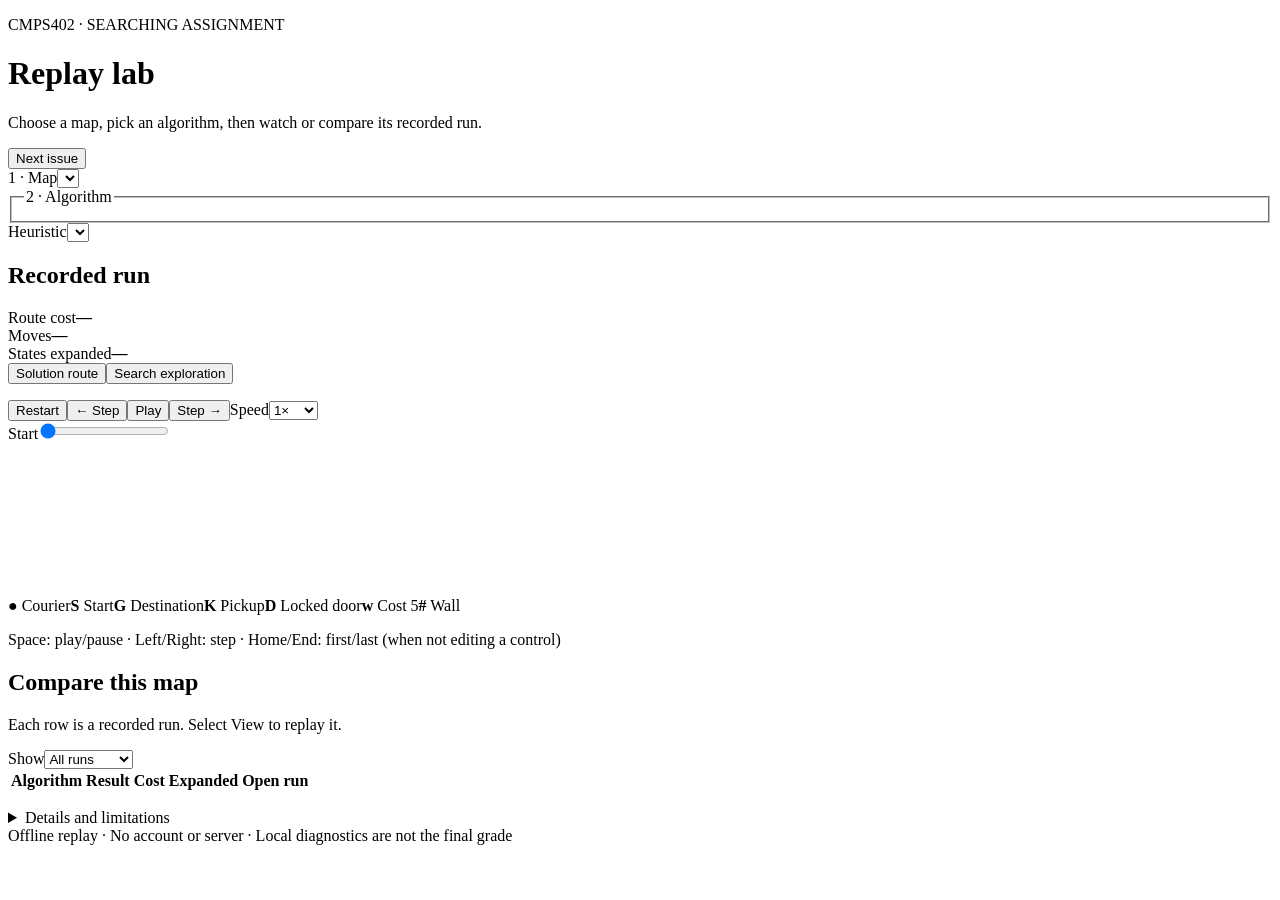
<file: Problem Set 1/campus/replay.html>
<!doctype html>
<html lang="en">
<head>
<meta charset="utf-8">
<meta name="viewport" content="width=device-width,initial-scale=1">
<title>Campus Courier | Replay lab</title>
<style>__STYLE__</style>
</head>
<body>
<main>
  <header class="page-head">
    <div><p class="eyebrow">CMPS402 · SEARCHING ASSIGNMENT</p><h1>Replay lab</h1><p class="subtle">Choose a map, pick an algorithm, then watch or compare its recorded run.</p></div>
    <button id="nextIssue" class="secondary" type="button">Next issue</button>
  </header>
  <p id="empty" class="empty" hidden>No runs recorded yet. In the terminal app, choose <strong>Run my agent on a map</strong> or <strong>Compare all algorithms</strong>.</p>
  <section id="workspace">
    <section class="selection panel" aria-label="Choose a recorded run">
      <label class="map-choice"><span class="step-label">1 · Map</span><select id="map" aria-label="Map"></select><span id="mapInfo" class="subtle small"></span></label>
      <fieldset><legend class="step-label">2 · Algorithm</legend><div id="algorithms" class="segments"></div></fieldset>
      <label id="heuristicGroup"><span class="step-label">Heuristic</span><select id="heuristic" aria-label="Heuristic"></select><span id="heuristicNote" class="subtle small"></span></label>
    </section>
    <div class="content-grid">
      <section class="panel replay-panel" aria-label="Map and playback">
        <div class="run-heading"><h2 id="runTitle">Recorded run</h2><span id="status" class="badge"></span></div>
        <p id="statusMessage" class="subtle"></p>
        <div class="metrics"><div><span>Route cost</span><strong id="cost">—</strong></div><div><span>Moves</span><strong id="moves">—</strong></div><div><span>States expanded</span><strong id="expanded">—</strong></div></div>
        <div class="view-switch" role="group" aria-label="Playback view"><button id="routeView" type="button">Solution route</button><button id="searchView" type="button">Search exploration</button></div>
        <p id="viewHelp" class="small subtle"></p>
        <div class="playback"><button id="restart" type="button" aria-label="Restart playback">Restart</button><button id="previous" type="button" aria-label="Previous step">← Step</button><button id="play" class="primary" type="button">Play</button><button id="next" type="button" aria-label="Next step">Step →</button><label class="speed">Speed<select id="speed" aria-label="Playback speed"><option value="800">0.5×</option><option value="400" selected>1×</option><option value="200">2×</option><option value="100">4×</option></select></label></div>
        <label class="scrubber"><span id="stepLabel">Start</span><input id="frame" type="range" min="0" max="0" value="0" aria-label="Playback step"></label>
        <div class="board"><canvas id="grid" role="img" aria-label="Recorded campus map"></canvas></div>
        <div class="legend" aria-label="Map legend"><span><b>●</b> Courier</span><span><b>S</b> Start</span><span><b>G</b> Destination</span><span><b>K</b> Pickup</span><span><b>D</b> Locked door</span><span><b>w</b> Cost 5</span><span><b>#</b> Wall</span></div>
        <div class="narration" aria-live="polite"><strong id="stepTitle"></strong><p id="stepExplanation"></p><div class="step-facts"><span id="position"></span><span id="pickup"></span><span id="currentCost"></span></div></div>
        <p class="small subtle keyboard">Space: play/pause · Left/Right: step · Home/End: first/last (when not editing a control)</p>
      </section>
      <aside>
        <section class="panel comparison"><h2>Compare this map</h2><p class="subtle small">Each row is a recorded run. Select View to replay it.</p><label class="filter">Show<select id="resultFilter" aria-label="Comparison results"><option value="all">All runs</option><option value="failed">Issues only</option></select></label><div class="table-scroll"><table><thead><tr><th>Algorithm</th><th>Result</th><th>Cost</th><th>Expanded</th><th><span class="sr-only">Open run</span></th></tr></thead><tbody id="results"></tbody></table></div><p id="noComparison" class="empty small" hidden>No issues on this map.</p><p id="recordingCount" class="subtle small"></p></section>
        <section id="diagnostic" class="panel diagnostic" hidden><h2>What needs attention?</h2><p id="errorSummary"></p><p id="nextStep"></p><details><summary>Full diagnostic</summary><pre id="errorDetails"></pre></details></section>
        <details class="panel technical"><summary>Details and limitations</summary><dl><dt>Recorded runtime</dt><dd id="runtime"></dd><dt>Validation</dt><dd id="validation"></dd></dl><p class="small subtle">Local replay uses your model and published facts. It is not independent proof of every world rule or a final grade. A custom map is marked Local only. Compare timings cautiously: expansion count is not the same as runtime.</p><p class="small subtle">This is a saved replay, not a live search. Expansions and route metrics are captured automatically; no student logging is required.</p></details>
      </aside>
    </div>
  </section>
  <footer>Offline replay · No account or server · Local diagnostics are not the final grade</footer>
</main>
<script type="application/json" id="records">__PAYLOAD__</script>
<script>__SCRIPT__</script>
</body>
</html>
</file>
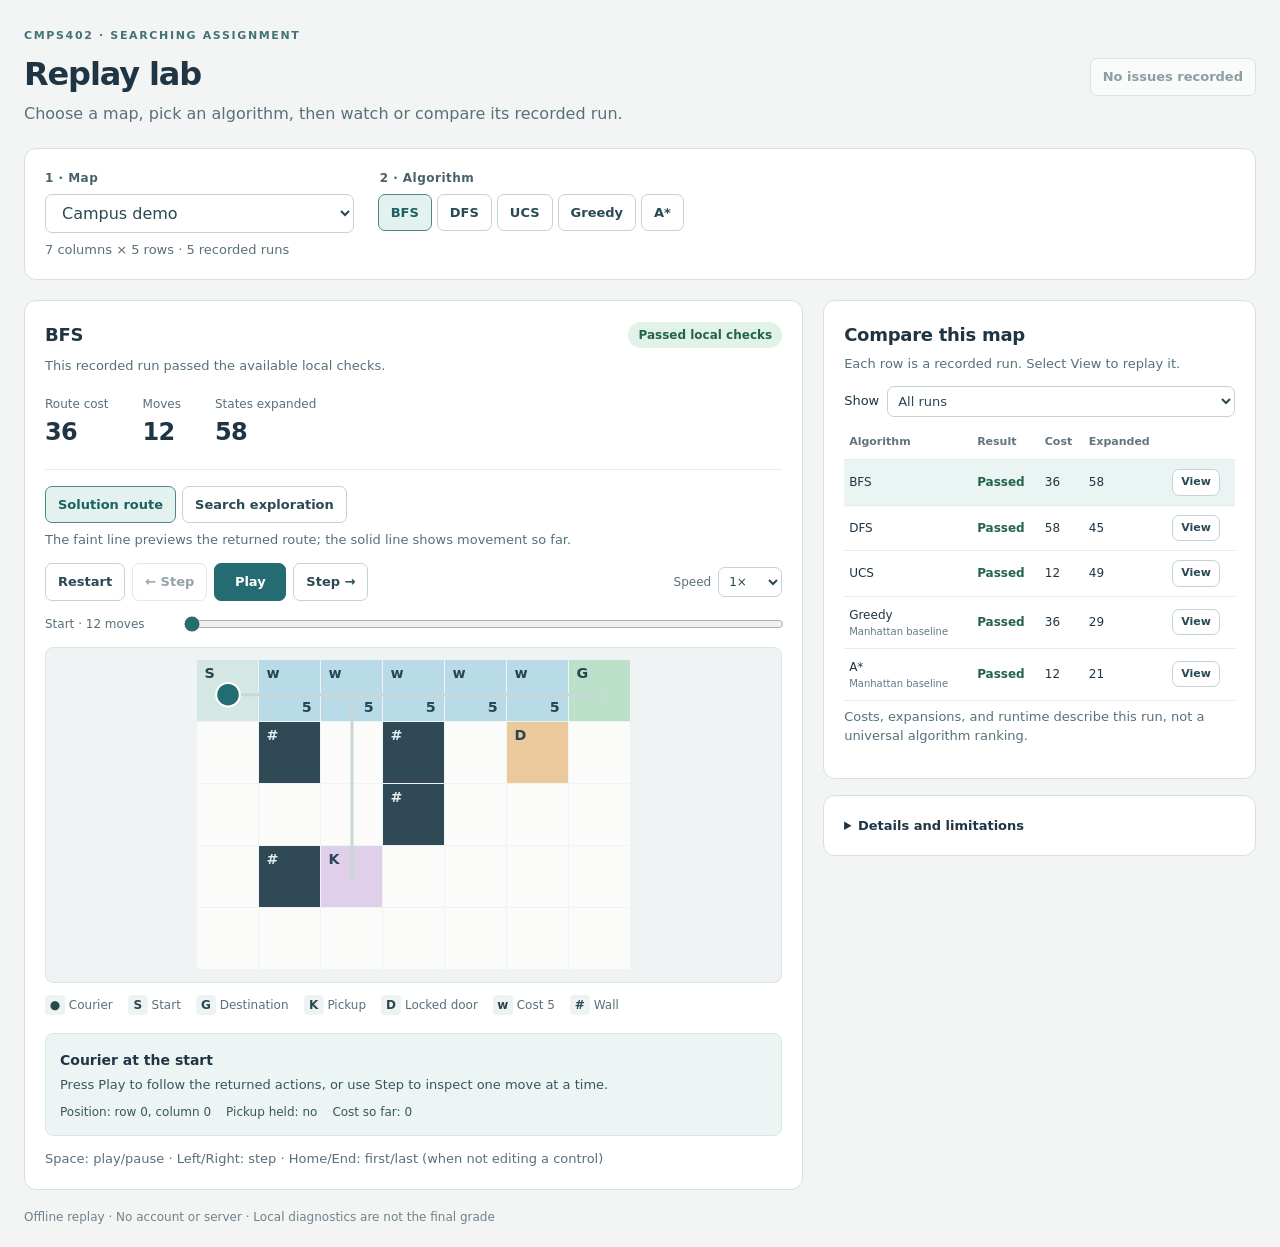
<file: Problem Set 1/examples/demo.html>
<!doctype html>
<html lang="en">
<head>
<meta charset="utf-8">
<meta name="viewport" content="width=device-width,initial-scale=1">
<title>Campus Courier | Replay lab</title>
<style>:root{color-scheme:light;font-family:Inter,"Segoe UI",system-ui,sans-serif;line-height:1.5;color:#203544;background:#f3f5f5;font-synthesis:none}
*{box-sizing:border-box}body{margin:0}main{max-width:1320px;margin:auto;padding:28px 24px 16px}h1,h2,p{margin:0}h1{font-size:32px;letter-spacing:-.035em}h2{font-size:18px;letter-spacing:-.015em}.eyebrow{font-size:11px;font-weight:750;letter-spacing:.15em;color:#44727b;margin-bottom:5px}.subtle{color:#58707b}.small{font-size:13px}.page-head{display:flex;align-items:center;justify-content:space-between;gap:20px;margin-bottom:22px}.page-head .subtle{margin-top:4px}.panel{background:#fff;border:1px solid #d6e0e2;border-radius:12px;padding:20px}.selection{display:grid;grid-template-columns:minmax(170px,1fr) minmax(260px,1.7fr) minmax(160px,1fr);gap:24px;align-items:start;margin-bottom:20px}.selection label{display:grid;gap:7px}.step-label{font-size:12px;font-weight:750;color:#47616d;letter-spacing:.04em}fieldset{margin:0;padding:0;border:0;min-width:0}legend{margin-bottom:7px}.segments{display:flex;flex-wrap:wrap;gap:5px}.content-grid{display:grid;grid-template-columns:minmax(0,1.8fr) minmax(320px,1fr);gap:20px;align-items:start}aside{display:grid;gap:16px;min-width:0}.run-heading{display:flex;justify-content:space-between;gap:12px;align-items:center}.replay-panel>#statusMessage{margin-top:8px;font-size:13px}.badge{border-radius:20px;padding:4px 10px;font-size:12px;font-weight:750;white-space:nowrap;background:#e8eef2;color:#344c60}.badge[data-tone=good]{background:#e1f2e9;color:#236447}.badge[data-tone=bad]{background:#fbe7e5;color:#972e25}.badge[data-tone=warn]{background:#fff1d6;color:#81541c}.metrics{display:flex;gap:34px;margin:19px 0}.metrics div{display:grid;gap:1px}.metrics span{font-size:12px;color:#58707b}.metrics strong{font-size:24px;letter-spacing:-.03em}.view-switch{display:flex;gap:6px;border-top:1px solid #e6ecee;padding-top:16px}.view-switch+p{margin:7px 0 13px;min-height:20px}.board{border-radius:8px;background:#eff3f4;border:1px solid #dce5e7;min-height:130px;display:flex;justify-content:center;align-items:center;padding:12px;overflow:auto}canvas{display:block;max-width:100%;height:auto}.legend{display:flex;flex-wrap:wrap;gap:7px 15px;margin:12px 0 18px;font-size:12px;color:#5b6f78}.legend span{white-space:nowrap}.legend b{display:inline-grid;place-items:center;background:#edf2f2;min-width:20px;height:20px;border-radius:4px;color:#2b4750}.playback{display:flex;gap:7px;align-items:center;flex-wrap:wrap}.speed{display:flex;gap:7px;align-items:center;margin-left:auto;font-size:12px;color:#58707b}.speed select{padding:6px}.scrubber{display:grid;grid-template-columns:125px 1fr;gap:12px;align-items:center;margin:13px 0;font-size:12px;color:#58707b}.scrubber input{width:100%;padding:0;accent-color:#236d73}.narration{padding:14px;background:#edf5f4;border:1px solid #d8e8e6;border-radius:8px}.narration strong{font-size:14px}.narration p{font-size:13px;margin:3px 0 9px;color:#38555e}.step-facts{display:flex;flex-wrap:wrap;gap:8px 15px;font-size:12px;color:#38555e}.keyboard{margin-top:13px}.comparison>p{margin:6px 0 12px}.filter{display:flex;align-items:center;gap:8px;font-size:13px;margin-bottom:8px}.filter select{flex:1;padding:6px}.table-scroll{overflow:auto}table{width:100%;border-collapse:collapse;font-size:12px}th{text-align:left;font-size:11px;color:#61747e;font-weight:650}td,th{padding:9px 5px;border-bottom:1px solid #e4ebed;vertical-align:middle}td small{display:block;color:#647883;font-size:10px}tr.selected{background:#eaf4f3}td button{font-size:11px;padding:4px 8px}td .result{font-weight:650}.result[data-tone=bad]{color:#9b372f}.result[data-tone=good]{color:#24634b}.result[data-tone=warn]{color:#81541c}.diagnostic{border-color:#e5c2b4;background:#fffaf6}.diagnostic p{font-size:13px;margin:8px 0;overflow-wrap:anywhere}.diagnostic details{margin-top:10px}.technical{font-size:13px}.technical dl{display:grid;gap:5px;margin-top:13px}.technical dt{font-weight:700}.technical dd{margin:0 0 8px;color:#526c79}.technical p+p{margin-top:10px}summary{cursor:pointer;font-weight:650}pre{white-space:pre-wrap;overflow-wrap:anywhere;font:12px/1.5 ui-monospace,monospace;color:#604337}button,select{font:inherit;border:1px solid #c4d2d7;border-radius:7px;padding:8px 12px;background:#fff;color:#294954}button{cursor:pointer;font-size:13px;font-weight:650}button:hover:not(:disabled){border-color:#527d83;background:#f0f7f6}button.primary{background:#246b72;border-color:#246b72;color:#fff;min-width:72px}button.primary:hover:not(:disabled){background:#1b565d}button[aria-pressed=true]{background:#e4f2ef;border-color:#4b8989;color:#1b6263}button:disabled,select:disabled{opacity:.5;cursor:not-allowed}button:focus-visible,select:focus-visible,input:focus-visible,summary:focus-visible{outline:3px solid #e2ad40;outline-offset:3px}[hidden]{display:none!important}.empty{padding:18px;background:#edf2f2;border-radius:8px;color:#536d77}footer{font-size:12px;color:#70818b;padding:18px 0 5px}.sr-only{position:absolute;width:1px;height:1px;padding:0;margin:-1px;overflow:hidden;clip:rect(0,0,0,0);white-space:nowrap;border:0}
@media(max-width:1020px){.content-grid{grid-template-columns:1fr}.selection{grid-template-columns:1fr 1.5fr}.selection>#heuristicGroup{grid-column:1/-1}.metrics{gap:26px}aside{grid-template-columns:1fr 1fr}.comparison{grid-column:1/-1}}
@media(max-width:620px){main{padding:18px 12px}.page-head{align-items:flex-start}.page-head>button{font-size:12px}h1{font-size:26px}.selection{grid-template-columns:1fr;gap:16px}.selection>#heuristicGroup{grid-column:auto}.panel{padding:15px}.run-heading{align-items:flex-start}.metrics{gap:22px}.metrics strong{font-size:22px}.view-switch button{flex:1;padding:8px}.playback{gap:5px}.playback button{padding:8px}.speed{margin:7px 0 0}.scrubber{grid-template-columns:1fr;gap:3px}aside{grid-template-columns:1fr}.board{padding:7px}.keyboard{font-size:11px}}
</style>
</head>
<body>
<main>
  <header class="page-head">
    <div><p class="eyebrow">CMPS402 · SEARCHING ASSIGNMENT</p><h1>Replay lab</h1><p class="subtle">Choose a map, pick an algorithm, then watch or compare its recorded run.</p></div>
    <button id="nextIssue" class="secondary" type="button">Next issue</button>
  </header>
  <p id="empty" class="empty" hidden>No runs recorded yet. In the terminal app, choose <strong>Run my agent on a map</strong> or <strong>Compare all algorithms</strong>.</p>
  <section id="workspace">
    <section class="selection panel" aria-label="Choose a recorded run">
      <label class="map-choice"><span class="step-label">1 · Map</span><select id="map" aria-label="Map"></select><span id="mapInfo" class="subtle small"></span></label>
      <fieldset><legend class="step-label">2 · Algorithm</legend><div id="algorithms" class="segments"></div></fieldset>
      <label id="heuristicGroup"><span class="step-label">Heuristic</span><select id="heuristic" aria-label="Heuristic"></select><span id="heuristicNote" class="subtle small"></span></label>
    </section>
    <div class="content-grid">
      <section class="panel replay-panel" aria-label="Map and playback">
        <div class="run-heading"><h2 id="runTitle">Recorded run</h2><span id="status" class="badge"></span></div>
        <p id="statusMessage" class="subtle"></p>
        <div class="metrics"><div><span>Route cost</span><strong id="cost">—</strong></div><div><span>Moves</span><strong id="moves">—</strong></div><div><span>States expanded</span><strong id="expanded">—</strong></div></div>
        <div class="view-switch" role="group" aria-label="Playback view"><button id="routeView" type="button">Solution route</button><button id="searchView" type="button">Search exploration</button></div>
        <p id="viewHelp" class="small subtle"></p>
        <div class="playback"><button id="restart" type="button" aria-label="Restart playback">Restart</button><button id="previous" type="button" aria-label="Previous step">← Step</button><button id="play" class="primary" type="button">Play</button><button id="next" type="button" aria-label="Next step">Step →</button><label class="speed">Speed<select id="speed" aria-label="Playback speed"><option value="800">0.5×</option><option value="400" selected>1×</option><option value="200">2×</option><option value="100">4×</option></select></label></div>
        <label class="scrubber"><span id="stepLabel">Start</span><input id="frame" type="range" min="0" max="0" value="0" aria-label="Playback step"></label>
        <div class="board"><canvas id="grid" role="img" aria-label="Recorded campus map"></canvas></div>
        <div class="legend" aria-label="Map legend"><span><b>●</b> Courier</span><span><b>S</b> Start</span><span><b>G</b> Destination</span><span><b>K</b> Pickup</span><span><b>D</b> Locked door</span><span><b>w</b> Cost 5</span><span><b>#</b> Wall</span></div>
        <div class="narration" aria-live="polite"><strong id="stepTitle"></strong><p id="stepExplanation"></p><div class="step-facts"><span id="position"></span><span id="pickup"></span><span id="currentCost"></span></div></div>
        <p class="small subtle keyboard">Space: play/pause · Left/Right: step · Home/End: first/last (when not editing a control)</p>
      </section>
      <aside>
        <section class="panel comparison"><h2>Compare this map</h2><p class="subtle small">Each row is a recorded run. Select View to replay it.</p><label class="filter">Show<select id="resultFilter" aria-label="Comparison results"><option value="all">All runs</option><option value="failed">Issues only</option></select></label><div class="table-scroll"><table><thead><tr><th>Algorithm</th><th>Result</th><th>Cost</th><th>Expanded</th><th><span class="sr-only">Open run</span></th></tr></thead><tbody id="results"></tbody></table></div><p id="noComparison" class="empty small" hidden>No issues on this map.</p><p id="recordingCount" class="subtle small"></p></section>
        <section id="diagnostic" class="panel diagnostic" hidden><h2>What needs attention?</h2><p id="errorSummary"></p><p id="nextStep"></p><details><summary>Full diagnostic</summary><pre id="errorDetails"></pre></details></section>
        <details class="panel technical"><summary>Details and limitations</summary><dl><dt>Recorded runtime</dt><dd id="runtime"></dd><dt>Validation</dt><dd id="validation"></dd></dl><p class="small subtle">Local replay uses your model and published facts. It is not independent proof of every world rule or a final grade. A custom map is marked Local only. Compare timings cautiously: expansion count is not the same as runtime.</p><p class="small subtle">This is a saved replay, not a live search. Expansions and route metrics are captured automatically; no student logging is required.</p></details>
      </aside>
    </div>
  </section>
  <footer>Offline replay · No account or server · Local diagnostics are not the final grade</footer>
</main>
<script type="application/json" id="records">[{"schema": 4, "map": ["SwwwwwG", ".#.#.D.", "...#...", ".#K....", "......."], "algorithm": "bfs", "heuristic": "baseline", "status": "ok", "actions": ["RIGHT", "RIGHT", "DOWN", "DOWN", "DOWN", "UP", "UP", "UP", "RIGHT", "RIGHT", "RIGHT", "RIGHT"], "cost": 36, "length": 12, "path": [{"row": 0, "column": 0, "has_key": false, "cost_so_far": 0}, {"row": 0, "column": 1, "has_key": false, "cost_so_far": 5}, {"row": 0, "column": 2, "has_key": false, "cost_so_far": 10}, {"row": 1, "column": 2, "has_key": false, "cost_so_far": 11}, {"row": 2, "column": 2, "has_key": false, "cost_so_far": 12}, {"row": 3, "column": 2, "has_key": true, "cost_so_far": 13}, {"row": 2, "column": 2, "has_key": true, "cost_so_far": 14}, {"row": 1, "column": 2, "has_key": true, "cost_so_far": 15}, {"row": 0, "column": 2, "has_key": true, "cost_so_far": 20}, {"row": 0, "column": 3, "has_key": true, "cost_so_far": 25}, {"row": 0, "column": 4, "has_key": true, "cost_so_far": 30}, {"row": 0, "column": 5, "has_key": true, "cost_so_far": 35}, {"row": 0, "column": 6, "has_key": true, "cost_so_far": 36}], "expanded": [{"row": 0, "column": 0, "has_key": false}, {"row": 0, "column": 1, "has_key": false}, {"row": 1, "column": 0, "has_key": false}, {"row": 0, "column": 2, "has_key": false}, {"row": 2, "column": 0, "has_key": false}, {"row": 0, "column": 3, "has_key": false}, {"row": 1, "column": 2, "has_key": false}, {"row": 2, "column": 1, "has_key": false}, {"row": 3, "column": 0, "has_key": false}, {"row": 0, "column": 4, "has_key": false}, {"row": 2, "column": 2, "has_key": false}, {"row": 4, "column": 0, "has_key": false}, {"row": 0, "column": 5, "has_key": false}, {"row": 1, "column": 4, "has_key": false}, {"row": 3, "column": 2, "has_key": true}, {"row": 4, "column": 1, "has_key": false}, {"row": 0, "column": 6, "has_key": false}, {"row": 2, "column": 4, "has_key": false}, {"row": 2, "column": 2, "has_key": true}, {"row": 3, "column": 3, "has_key": true}, {"row": 4, "column": 2, "has_key": true}, {"row": 4, "column": 2, "has_key": false}, {"row": 1, "column": 6, "has_key": false}, {"row": 2, "column": 5, "has_key": false}, {"row": 3, "column": 4, "has_key": false}, {"row": 1, "column": 2, "has_key": true}, {"row": 2, "column": 1, "has_key": true}, {"row": 3, "column": 4, "has_key": true}, {"row": 4, "column": 3, "has_key": true}, {"row": 4, "column": 1, "has_key": true}, {"row": 4, "column": 3, "has_key": false}, {"row": 2, "column": 6, "has_key": false}, {"row": 3, "column": 5, "has_key": false}, {"row": 4, "column": 4, "has_key": false}, {"row": 3, "column": 3, "has_key": false}, {"row": 0, "column": 2, "has_key": true}, {"row": 2, "column": 0, "has_key": true}, {"row": 2, "column": 4, "has_key": true}, {"row": 3, "column": 5, "has_key": true}, {"row": 4, "column": 4, "has_key": true}, {"row": 4, "column": 0, "has_key": true}, {"row": 3, "column": 6, "has_key": false}, {"row": 4, "column": 5, "has_key": false}, {"row": 0, "column": 3, "has_key": true}, {"row": 0, "column": 1, "has_key": true}, {"row": 1, "column": 0, "has_key": true}, {"row": 3, "column": 0, "has_key": true}, {"row": 1, "column": 4, "has_key": true}, {"row": 2, "column": 5, "has_key": true}, {"row": 3, "column": 6, "has_key": true}, {"row": 4, "column": 5, "has_key": true}, {"row": 4, "column": 6, "has_key": false}, {"row": 0, "column": 4, "has_key": true}, {"row": 0, "column": 0, "has_key": true}, {"row": 1, "column": 5, "has_key": true}, {"row": 2, "column": 6, "has_key": true}, {"row": 4, "column": 6, "has_key": true}, {"row": 0, "column": 5, "has_key": true}], "expansions": 58, "seconds": 0.0006008998025208712, "validation_scope": "Public checks and replay through your model; hidden grading uses a separate private world implementation.", "case": "demo"}, {"schema": 4, "map": ["SwwwwwG", ".#.#.D.", "...#...", ".#K....", "......."], "algorithm": "dfs", "heuristic": "baseline", "status": "ok", "actions": ["DOWN", "DOWN", "DOWN", "DOWN", "RIGHT", "RIGHT", "RIGHT", "RIGHT", "RIGHT", "RIGHT", "UP", "LEFT", "LEFT", "LEFT", "LEFT", "DOWN", "LEFT", "LEFT", "UP", "UP", "RIGHT", "RIGHT", "UP", "UP", "RIGHT", "RIGHT", "DOWN", "DOWN", "DOWN", "LEFT", "DOWN", "RIGHT", "RIGHT", "RIGHT", "UP", "LEFT", "UP", "RIGHT", "UP", "LEFT", "UP", "RIGHT"], "cost": 58, "length": 42, "path": [{"row": 0, "column": 0, "has_key": false, "cost_so_far": 0}, {"row": 1, "column": 0, "has_key": false, "cost_so_far": 1}, {"row": 2, "column": 0, "has_key": false, "cost_so_far": 2}, {"row": 3, "column": 0, "has_key": false, "cost_so_far": 3}, {"row": 4, "column": 0, "has_key": false, "cost_so_far": 4}, {"row": 4, "column": 1, "has_key": false, "cost_so_far": 5}, {"row": 4, "column": 2, "has_key": false, "cost_so_far": 6}, {"row": 4, "column": 3, "has_key": false, "cost_so_far": 7}, {"row": 4, "column": 4, "has_key": false, "cost_so_far": 8}, {"row": 4, "column": 5, "has_key": false, "cost_so_far": 9}, {"row": 4, "column": 6, "has_key": false, "cost_so_far": 10}, {"row": 3, "column": 6, "has_key": false, "cost_so_far": 11}, {"row": 3, "column": 5, "has_key": false, "cost_so_far": 12}, {"row": 3, "column": 4, "has_key": false, "cost_so_far": 13}, {"row": 3, "column": 3, "has_key": false, "cost_so_far": 14}, {"row": 3, "column": 2, "has_key": true, "cost_so_far": 15}, {"row": 4, "column": 2, "has_key": true, "cost_so_far": 16}, {"row": 4, "column": 1, "has_key": true, "cost_so_far": 17}, {"row": 4, "column": 0, "has_key": true, "cost_so_far": 18}, {"row": 3, "column": 0, "has_key": true, "cost_so_far": 19}, {"row": 2, "column": 0, "has_key": true, "cost_so_far": 20}, {"row": 2, "column": 1, "has_key": true, "cost_so_far": 21}, {"row": 2, "column": 2, "has_key": true, "cost_so_far": 22}, {"row": 1, "column": 2, "has_key": true, "cost_so_far": 23}, {"row": 0, "column": 2, "has_key": true, "cost_so_far": 28}, {"row": 0, "column": 3, "has_key": true, "cost_so_far": 33}, {"row": 0, "column": 4, "has_key": true, "cost_so_far": 38}, {"row": 1, "column": 4, "has_key": true, "cost_so_far": 39}, {"row": 2, "column": 4, "has_key": true, "cost_so_far": 40}, {"row": 3, "column": 4, "has_key": true, "cost_so_far": 41}, {"row": 3, "column": 3, "has_key": true, "cost_so_far": 42}, {"row": 4, "column": 3, "has_key": true, "cost_so_far": 43}, {"row": 4, "column": 4, "has_key": true, "cost_so_far": 44}, {"row": 4, "column": 5, "has_key": true, "cost_so_far": 45}, {"row": 4, "column": 6, "has_key": true, "cost_so_far": 46}, {"row": 3, "column": 6, "has_key": true, "cost_so_far": 47}, {"row": 3, "column": 5, "has_key": true, "cost_so_far": 48}, {"row": 2, "column": 5, "has_key": true, "cost_so_far": 49}, {"row": 2, "column": 6, "has_key": true, "cost_so_far": 50}, {"row": 1, "column": 6, "has_key": true, "cost_so_far": 51}, {"row": 1, "column": 5, "has_key": true, "cost_so_far": 52}, {"row": 0, "column": 5, "has_key": true, "cost_so_far": 57}, {"row": 0, "column": 6, "has_key": true, "cost_so_far": 58}], "expanded": [{"row": 0, "column": 0, "has_key": false}, {"row": 1, "column": 0, "has_key": false}, {"row": 2, "column": 0, "has_key": false}, {"row": 3, "column": 0, "has_key": false}, {"row": 4, "column": 0, "has_key": false}, {"row": 4, "column": 1, "has_key": false}, {"row": 4, "column": 2, "has_key": false}, {"row": 4, "column": 3, "has_key": false}, {"row": 4, "column": 4, "has_key": false}, {"row": 4, "column": 5, "has_key": false}, {"row": 4, "column": 6, "has_key": false}, {"row": 3, "column": 6, "has_key": false}, {"row": 3, "column": 5, "has_key": false}, {"row": 3, "column": 4, "has_key": false}, {"row": 3, "column": 3, "has_key": false}, {"row": 3, "column": 2, "has_key": true}, {"row": 4, "column": 2, "has_key": true}, {"row": 4, "column": 1, "has_key": true}, {"row": 4, "column": 0, "has_key": true}, {"row": 3, "column": 0, "has_key": true}, {"row": 2, "column": 0, "has_key": true}, {"row": 2, "column": 1, "has_key": true}, {"row": 2, "column": 2, "has_key": true}, {"row": 1, "column": 2, "has_key": true}, {"row": 0, "column": 2, "has_key": true}, {"row": 0, "column": 1, "has_key": true}, {"row": 0, "column": 0, "has_key": true}, {"row": 1, "column": 0, "has_key": true}, {"row": 0, "column": 3, "has_key": true}, {"row": 0, "column": 4, "has_key": true}, {"row": 1, "column": 4, "has_key": true}, {"row": 2, "column": 4, "has_key": true}, {"row": 3, "column": 4, "has_key": true}, {"row": 3, "column": 3, "has_key": true}, {"row": 4, "column": 3, "has_key": true}, {"row": 4, "column": 4, "has_key": true}, {"row": 4, "column": 5, "has_key": true}, {"row": 4, "column": 6, "has_key": true}, {"row": 3, "column": 6, "has_key": true}, {"row": 3, "column": 5, "has_key": true}, {"row": 2, "column": 5, "has_key": true}, {"row": 2, "column": 6, "has_key": true}, {"row": 1, "column": 6, "has_key": true}, {"row": 1, "column": 5, "has_key": true}, {"row": 0, "column": 5, "has_key": true}], "expansions": 45, "seconds": 0.0006359999533742666, "validation_scope": "Public checks and replay through your model; hidden grading uses a separate private world implementation.", "case": "demo"}, {"schema": 4, "map": ["SwwwwwG", ".#.#.D.", "...#...", ".#K....", "......."], "algorithm": "ucs", "heuristic": "baseline", "status": "ok", "actions": ["DOWN", "DOWN", "RIGHT", "RIGHT", "DOWN", "RIGHT", "RIGHT", "UP", "UP", "RIGHT", "RIGHT", "UP"], "cost": 12, "length": 12, "path": [{"row": 0, "column": 0, "has_key": false, "cost_so_far": 0}, {"row": 1, "column": 0, "has_key": false, "cost_so_far": 1}, {"row": 2, "column": 0, "has_key": false, "cost_so_far": 2}, {"row": 2, "column": 1, "has_key": false, "cost_so_far": 3}, {"row": 2, "column": 2, "has_key": false, "cost_so_far": 4}, {"row": 3, "column": 2, "has_key": true, "cost_so_far": 5}, {"row": 3, "column": 3, "has_key": true, "cost_so_far": 6}, {"row": 3, "column": 4, "has_key": true, "cost_so_far": 7}, {"row": 2, "column": 4, "has_key": true, "cost_so_far": 8}, {"row": 1, "column": 4, "has_key": true, "cost_so_far": 9}, {"row": 1, "column": 5, "has_key": true, "cost_so_far": 10}, {"row": 1, "column": 6, "has_key": true, "cost_so_far": 11}, {"row": 0, "column": 6, "has_key": true, "cost_so_far": 12}], "expanded": [{"row": 0, "column": 0, "has_key": false}, {"row": 1, "column": 0, "has_key": false}, {"row": 2, "column": 0, "has_key": false}, {"row": 2, "column": 1, "has_key": false}, {"row": 3, "column": 0, "has_key": false}, {"row": 2, "column": 2, "has_key": false}, {"row": 4, "column": 0, "has_key": false}, {"row": 0, "column": 1, "has_key": false}, {"row": 1, "column": 2, "has_key": false}, {"row": 3, "column": 2, "has_key": true}, {"row": 4, "column": 1, "has_key": false}, {"row": 2, "column": 2, "has_key": true}, {"row": 3, "column": 3, "has_key": true}, {"row": 4, "column": 2, "has_key": true}, {"row": 4, "column": 2, "has_key": false}, {"row": 1, "column": 2, "has_key": true}, {"row": 2, "column": 1, "has_key": true}, {"row": 3, "column": 4, "has_key": true}, {"row": 4, "column": 3, "has_key": true}, {"row": 4, "column": 1, "has_key": true}, {"row": 4, "column": 3, "has_key": false}, {"row": 2, "column": 0, "has_key": true}, {"row": 2, "column": 4, "has_key": true}, {"row": 3, "column": 5, "has_key": true}, {"row": 4, "column": 4, "has_key": true}, {"row": 4, "column": 0, "has_key": true}, {"row": 3, "column": 3, "has_key": false}, {"row": 4, "column": 4, "has_key": false}, {"row": 1, "column": 0, "has_key": true}, {"row": 3, "column": 0, "has_key": true}, {"row": 1, "column": 4, "has_key": true}, {"row": 2, "column": 5, "has_key": true}, {"row": 3, "column": 6, "has_key": true}, {"row": 4, "column": 5, "has_key": true}, {"row": 3, "column": 4, "has_key": false}, {"row": 4, "column": 5, "has_key": false}, {"row": 0, "column": 2, "has_key": false}, {"row": 0, "column": 0, "has_key": true}, {"row": 1, "column": 5, "has_key": true}, {"row": 2, "column": 6, "has_key": true}, {"row": 4, "column": 6, "has_key": true}, {"row": 2, "column": 4, "has_key": false}, {"row": 3, "column": 5, "has_key": false}, {"row": 4, "column": 6, "has_key": false}, {"row": 1, "column": 6, "has_key": true}, {"row": 1, "column": 4, "has_key": false}, {"row": 2, "column": 5, "has_key": false}, {"row": 3, "column": 6, "has_key": false}, {"row": 0, "column": 2, "has_key": true}], "expansions": 49, "seconds": 0.0005320000927895308, "validation_scope": "Public checks and replay through your model; hidden grading uses a separate private world implementation.", "case": "demo"}, {"schema": 4, "map": ["SwwwwwG", ".#.#.D.", "...#...", ".#K....", "......."], "algorithm": "greedy", "heuristic": "baseline", "status": "ok", "actions": ["RIGHT", "RIGHT", "DOWN", "DOWN", "DOWN", "UP", "UP", "UP", "RIGHT", "RIGHT", "RIGHT", "RIGHT"], "cost": 36, "length": 12, "path": [{"row": 0, "column": 0, "has_key": false, "cost_so_far": 0}, {"row": 0, "column": 1, "has_key": false, "cost_so_far": 5}, {"row": 0, "column": 2, "has_key": false, "cost_so_far": 10}, {"row": 1, "column": 2, "has_key": false, "cost_so_far": 11}, {"row": 2, "column": 2, "has_key": false, "cost_so_far": 12}, {"row": 3, "column": 2, "has_key": true, "cost_so_far": 13}, {"row": 2, "column": 2, "has_key": true, "cost_so_far": 14}, {"row": 1, "column": 2, "has_key": true, "cost_so_far": 15}, {"row": 0, "column": 2, "has_key": true, "cost_so_far": 20}, {"row": 0, "column": 3, "has_key": true, "cost_so_far": 25}, {"row": 0, "column": 4, "has_key": true, "cost_so_far": 30}, {"row": 0, "column": 5, "has_key": true, "cost_so_far": 35}, {"row": 0, "column": 6, "has_key": true, "cost_so_far": 36}], "expanded": [{"row": 0, "column": 0, "has_key": false}, {"row": 0, "column": 1, "has_key": false}, {"row": 0, "column": 2, "has_key": false}, {"row": 0, "column": 3, "has_key": false}, {"row": 0, "column": 4, "has_key": false}, {"row": 0, "column": 5, "has_key": false}, {"row": 0, "column": 6, "has_key": false}, {"row": 1, "column": 6, "has_key": false}, {"row": 2, "column": 6, "has_key": false}, {"row": 1, "column": 4, "has_key": false}, {"row": 3, "column": 6, "has_key": false}, {"row": 2, "column": 5, "has_key": false}, {"row": 2, "column": 4, "has_key": false}, {"row": 4, "column": 6, "has_key": false}, {"row": 3, "column": 5, "has_key": false}, {"row": 1, "column": 2, "has_key": false}, {"row": 3, "column": 4, "has_key": false}, {"row": 4, "column": 5, "has_key": false}, {"row": 2, "column": 2, "has_key": false}, {"row": 4, "column": 4, "has_key": false}, {"row": 3, "column": 3, "has_key": false}, {"row": 1, "column": 0, "has_key": false}, {"row": 3, "column": 2, "has_key": true}, {"row": 2, "column": 2, "has_key": true}, {"row": 1, "column": 2, "has_key": true}, {"row": 0, "column": 2, "has_key": true}, {"row": 0, "column": 3, "has_key": true}, {"row": 0, "column": 4, "has_key": true}, {"row": 0, "column": 5, "has_key": true}], "expansions": 29, "seconds": 0.0004586998838931322, "validation_scope": "Public checks and replay through your model; hidden grading uses a separate private world implementation.", "case": "demo"}, {"schema": 4, "map": ["SwwwwwG", ".#.#.D.", "...#...", ".#K....", "......."], "algorithm": "astar", "heuristic": "baseline", "status": "ok", "actions": ["DOWN", "DOWN", "RIGHT", "RIGHT", "DOWN", "RIGHT", "RIGHT", "UP", "UP", "RIGHT", "RIGHT", "UP"], "cost": 12, "length": 12, "path": [{"row": 0, "column": 0, "has_key": false, "cost_so_far": 0}, {"row": 1, "column": 0, "has_key": false, "cost_so_far": 1}, {"row": 2, "column": 0, "has_key": false, "cost_so_far": 2}, {"row": 2, "column": 1, "has_key": false, "cost_so_far": 3}, {"row": 2, "column": 2, "has_key": false, "cost_so_far": 4}, {"row": 3, "column": 2, "has_key": true, "cost_so_far": 5}, {"row": 3, "column": 3, "has_key": true, "cost_so_far": 6}, {"row": 3, "column": 4, "has_key": true, "cost_so_far": 7}, {"row": 2, "column": 4, "has_key": true, "cost_so_far": 8}, {"row": 1, "column": 4, "has_key": true, "cost_so_far": 9}, {"row": 1, "column": 5, "has_key": true, "cost_so_far": 10}, {"row": 1, "column": 6, "has_key": true, "cost_so_far": 11}, {"row": 0, "column": 6, "has_key": true, "cost_so_far": 12}], "expanded": [{"row": 0, "column": 0, "has_key": false}, {"row": 1, "column": 0, "has_key": false}, {"row": 0, "column": 1, "has_key": false}, {"row": 2, "column": 0, "has_key": false}, {"row": 2, "column": 1, "has_key": false}, {"row": 2, "column": 2, "has_key": false}, {"row": 1, "column": 2, "has_key": false}, {"row": 3, "column": 0, "has_key": false}, {"row": 3, "column": 2, "has_key": true}, {"row": 2, "column": 2, "has_key": true}, {"row": 3, "column": 3, "has_key": true}, {"row": 1, "column": 2, "has_key": true}, {"row": 3, "column": 4, "has_key": true}, {"row": 2, "column": 4, "has_key": true}, {"row": 3, "column": 5, "has_key": true}, {"row": 1, "column": 4, "has_key": true}, {"row": 2, "column": 5, "has_key": true}, {"row": 3, "column": 6, "has_key": true}, {"row": 1, "column": 5, "has_key": true}, {"row": 2, "column": 6, "has_key": true}, {"row": 1, "column": 6, "has_key": true}], "expansions": 21, "seconds": 0.00037189992144703865, "validation_scope": "Public checks and replay through your model; hidden grading uses a separate private world implementation.", "case": "demo"}, {"schema": 4, "map": ["SwG", "..."], "algorithm": "bfs", "heuristic": "baseline", "status": "ok", "actions": ["RIGHT", "RIGHT"], "cost": 6, "length": 2, "path": [{"row": 0, "column": 0, "has_key": false, "cost_so_far": 0}, {"row": 0, "column": 1, "has_key": false, "cost_so_far": 5}, {"row": 0, "column": 2, "has_key": false, "cost_so_far": 6}], "expanded": [{"row": 0, "column": 0, "has_key": false}, {"row": 0, "column": 1, "has_key": false}], "expansions": 2, "seconds": 5.170004442334175e-05, "validation_scope": "Public checks and replay through your model; hidden grading uses a separate private world implementation.", "case": "weighted_detour"}, {"schema": 4, "map": ["SwG", "..."], "algorithm": "dfs", "heuristic": "baseline", "status": "ok", "actions": ["DOWN", "RIGHT", "RIGHT", "UP"], "cost": 4, "length": 4, "path": [{"row": 0, "column": 0, "has_key": false, "cost_so_far": 0}, {"row": 1, "column": 0, "has_key": false, "cost_so_far": 1}, {"row": 1, "column": 1, "has_key": false, "cost_so_far": 2}, {"row": 1, "column": 2, "has_key": false, "cost_so_far": 3}, {"row": 0, "column": 2, "has_key": false, "cost_so_far": 4}], "expanded": [{"row": 0, "column": 0, "has_key": false}, {"row": 1, "column": 0, "has_key": false}, {"row": 1, "column": 1, "has_key": false}, {"row": 1, "column": 2, "has_key": false}], "expansions": 4, "seconds": 7.16999638825655e-05, "validation_scope": "Public checks and replay through your model; hidden grading uses a separate private world implementation.", "case": "weighted_detour"}, {"schema": 4, "map": ["SwG", "..."], "algorithm": "ucs", "heuristic": "baseline", "status": "ok", "actions": ["DOWN", "RIGHT", "RIGHT", "UP"], "cost": 4, "length": 4, "path": [{"row": 0, "column": 0, "has_key": false, "cost_so_far": 0}, {"row": 1, "column": 0, "has_key": false, "cost_so_far": 1}, {"row": 1, "column": 1, "has_key": false, "cost_so_far": 2}, {"row": 1, "column": 2, "has_key": false, "cost_so_far": 3}, {"row": 0, "column": 2, "has_key": false, "cost_so_far": 4}], "expanded": [{"row": 0, "column": 0, "has_key": false}, {"row": 1, "column": 0, "has_key": false}, {"row": 1, "column": 1, "has_key": false}, {"row": 1, "column": 2, "has_key": false}], "expansions": 4, "seconds": 8.79999715834856e-05, "validation_scope": "Public checks and replay through your model; hidden grading uses a separate private world implementation.", "case": "weighted_detour"}, {"schema": 4, "map": ["SwG", "..."], "algorithm": "greedy", "heuristic": "baseline", "status": "ok", "actions": ["RIGHT", "RIGHT"], "cost": 6, "length": 2, "path": [{"row": 0, "column": 0, "has_key": false, "cost_so_far": 0}, {"row": 0, "column": 1, "has_key": false, "cost_so_far": 5}, {"row": 0, "column": 2, "has_key": false, "cost_so_far": 6}], "expanded": [{"row": 0, "column": 0, "has_key": false}, {"row": 0, "column": 1, "has_key": false}], "expansions": 2, "seconds": 6.309989839792252e-05, "validation_scope": "Public checks and replay through your model; hidden grading uses a separate private world implementation.", "case": "weighted_detour"}, {"schema": 4, "map": ["SwG", "..."], "algorithm": "astar", "heuristic": "baseline", "status": "ok", "actions": ["DOWN", "RIGHT", "RIGHT", "UP"], "cost": 4, "length": 4, "path": [{"row": 0, "column": 0, "has_key": false, "cost_so_far": 0}, {"row": 1, "column": 0, "has_key": false, "cost_so_far": 1}, {"row": 1, "column": 1, "has_key": false, "cost_so_far": 2}, {"row": 1, "column": 2, "has_key": false, "cost_so_far": 3}, {"row": 0, "column": 2, "has_key": false, "cost_so_far": 4}], "expanded": [{"row": 0, "column": 0, "has_key": false}, {"row": 1, "column": 0, "has_key": false}, {"row": 1, "column": 1, "has_key": false}, {"row": 1, "column": 2, "has_key": false}], "expansions": 4, "seconds": 0.0001400001347064972, "validation_scope": "Public checks and replay through your model; hidden grading uses a separate private world implementation.", "case": "weighted_detour"}, {"schema": 4, "map": ["K.SDG"], "algorithm": "bfs", "heuristic": "baseline", "status": "ok", "actions": ["LEFT", "LEFT", "RIGHT", "RIGHT", "RIGHT", "RIGHT"], "cost": 6, "length": 6, "path": [{"row": 0, "column": 2, "has_key": false, "cost_so_far": 0}, {"row": 0, "column": 1, "has_key": false, "cost_so_far": 1}, {"row": 0, "column": 0, "has_key": true, "cost_so_far": 2}, {"row": 0, "column": 1, "has_key": true, "cost_so_far": 3}, {"row": 0, "column": 2, "has_key": true, "cost_so_far": 4}, {"row": 0, "column": 3, "has_key": true, "cost_so_far": 5}, {"row": 0, "column": 4, "has_key": true, "cost_so_far": 6}], "expanded": [{"row": 0, "column": 2, "has_key": false}, {"row": 0, "column": 1, "has_key": false}, {"row": 0, "column": 0, "has_key": true}, {"row": 0, "column": 1, "has_key": true}, {"row": 0, "column": 2, "has_key": true}, {"row": 0, "column": 3, "has_key": true}], "expansions": 6, "seconds": 7.890001870691776e-05, "validation_scope": "Public checks and replay through your model; hidden grading uses a separate private world implementation.", "case": "key_revisit"}, {"schema": 4, "map": ["K.SDG"], "algorithm": "dfs", "heuristic": "baseline", "status": "ok", "actions": ["LEFT", "LEFT", "RIGHT", "RIGHT", "RIGHT", "RIGHT"], "cost": 6, "length": 6, "path": [{"row": 0, "column": 2, "has_key": false, "cost_so_far": 0}, {"row": 0, "column": 1, "has_key": false, "cost_so_far": 1}, {"row": 0, "column": 0, "has_key": true, "cost_so_far": 2}, {"row": 0, "column": 1, "has_key": true, "cost_so_far": 3}, {"row": 0, "column": 2, "has_key": true, "cost_so_far": 4}, {"row": 0, "column": 3, "has_key": true, "cost_so_far": 5}, {"row": 0, "column": 4, "has_key": true, "cost_so_far": 6}], "expanded": [{"row": 0, "column": 2, "has_key": false}, {"row": 0, "column": 1, "has_key": false}, {"row": 0, "column": 0, "has_key": true}, {"row": 0, "column": 1, "has_key": true}, {"row": 0, "column": 2, "has_key": true}, {"row": 0, "column": 3, "has_key": true}], "expansions": 6, "seconds": 7.759989239275455e-05, "validation_scope": "Public checks and replay through your model; hidden grading uses a separate private world implementation.", "case": "key_revisit"}, {"schema": 4, "map": ["K.SDG"], "algorithm": "ucs", "heuristic": "baseline", "status": "ok", "actions": ["LEFT", "LEFT", "RIGHT", "RIGHT", "RIGHT", "RIGHT"], "cost": 6, "length": 6, "path": [{"row": 0, "column": 2, "has_key": false, "cost_so_far": 0}, {"row": 0, "column": 1, "has_key": false, "cost_so_far": 1}, {"row": 0, "column": 0, "has_key": true, "cost_so_far": 2}, {"row": 0, "column": 1, "has_key": true, "cost_so_far": 3}, {"row": 0, "column": 2, "has_key": true, "cost_so_far": 4}, {"row": 0, "column": 3, "has_key": true, "cost_so_far": 5}, {"row": 0, "column": 4, "has_key": true, "cost_so_far": 6}], "expanded": [{"row": 0, "column": 2, "has_key": false}, {"row": 0, "column": 1, "has_key": false}, {"row": 0, "column": 0, "has_key": true}, {"row": 0, "column": 1, "has_key": true}, {"row": 0, "column": 2, "has_key": true}, {"row": 0, "column": 3, "has_key": true}], "expansions": 6, "seconds": 7.910002022981644e-05, "validation_scope": "Public checks and replay through your model; hidden grading uses a separate private world implementation.", "case": "key_revisit"}, {"schema": 4, "map": ["K.SDG"], "algorithm": "greedy", "heuristic": "baseline", "status": "ok", "actions": ["LEFT", "LEFT", "RIGHT", "RIGHT", "RIGHT", "RIGHT"], "cost": 6, "length": 6, "path": [{"row": 0, "column": 2, "has_key": false, "cost_so_far": 0}, {"row": 0, "column": 1, "has_key": false, "cost_so_far": 1}, {"row": 0, "column": 0, "has_key": true, "cost_so_far": 2}, {"row": 0, "column": 1, "has_key": true, "cost_so_far": 3}, {"row": 0, "column": 2, "has_key": true, "cost_so_far": 4}, {"row": 0, "column": 3, "has_key": true, "cost_so_far": 5}, {"row": 0, "column": 4, "has_key": true, "cost_so_far": 6}], "expanded": [{"row": 0, "column": 2, "has_key": false}, {"row": 0, "column": 1, "has_key": false}, {"row": 0, "column": 0, "has_key": true}, {"row": 0, "column": 1, "has_key": true}, {"row": 0, "column": 2, "has_key": true}, {"row": 0, "column": 3, "has_key": true}], "expansions": 6, "seconds": 8.739996701478958e-05, "validation_scope": "Public checks and replay through your model; hidden grading uses a separate private world implementation.", "case": "key_revisit"}, {"schema": 4, "map": ["K.SDG"], "algorithm": "astar", "heuristic": "baseline", "status": "ok", "actions": ["LEFT", "LEFT", "RIGHT", "RIGHT", "RIGHT", "RIGHT"], "cost": 6, "length": 6, "path": [{"row": 0, "column": 2, "has_key": false, "cost_so_far": 0}, {"row": 0, "column": 1, "has_key": false, "cost_so_far": 1}, {"row": 0, "column": 0, "has_key": true, "cost_so_far": 2}, {"row": 0, "column": 1, "has_key": true, "cost_so_far": 3}, {"row": 0, "column": 2, "has_key": true, "cost_so_far": 4}, {"row": 0, "column": 3, "has_key": true, "cost_so_far": 5}, {"row": 0, "column": 4, "has_key": true, "cost_so_far": 6}], "expanded": [{"row": 0, "column": 2, "has_key": false}, {"row": 0, "column": 1, "has_key": false}, {"row": 0, "column": 0, "has_key": true}, {"row": 0, "column": 1, "has_key": true}, {"row": 0, "column": 2, "has_key": true}, {"row": 0, "column": 3, "has_key": true}], "expansions": 6, "seconds": 8.909986354410648e-05, "validation_scope": "Public checks and replay through your model; hidden grading uses a separate private world implementation.", "case": "key_revisit"}]</script>
<script>"use strict";

const records = JSON.parse(document.getElementById("records").textContent);
const byId = identifier => document.getElementById(identifier);
const algorithmNames = {bfs: "BFS", dfs: "DFS", ucs: "UCS", greedy: "Greedy", astar: "A*"};
const heuristicNames = {baseline: "Manhattan baseline", student: "My heuristic"};
const verdicts = {ok: "Passed local checks", no_solution: "No solution", local_only: "Local only", wrong_answer: "Wrong answer", time_limit: "Time limit", resource_limit: "Expansion limit", not_implemented: "Not implemented", runtime_error: "Runtime error"};
const goodStatuses = new Set(["ok", "no_solution"]);
const neutralStatuses = new Set(["ok", "no_solution", "local_only"]);
let active = 0;
let mode = "path";
let step = 0;
let timer = null;

function mapTitle(record, index) {
    const name = record.case || "";
    const known = {demo: "Campus demo", weighted_detour: "Weighted detour", key_revisit: "Collect, then revisit", goal_before_key: "Destination before pickup", locked_key: "Locked pickup", unreachable: "Unreachable destination", ties: "Equal-priority paths"};
    if (known[name]) return known[name];
    const match = name.match(/^(unit_cost|weighted|key_door)_(\d+)$/);
    if (match) return ({unit_cost: "Unit-cost", weighted: "Weighted", key_door: "Pickup & doors"})[match[1]] + " map " + Number(match[2]);
    return name ? name.replace(/_/g, " ") : "Custom map " + (index + 1);
}

const maps = [];
const mapForRecord = records.map((record, index) => {
    const key = JSON.stringify([record.case || "", record.map]);
    let group = maps.findIndex(item => item.key === key);
    if (group < 0) {
        group = maps.length;
        maps.push({key, title: mapTitle(record, group), indices: []});
    }
    maps[group].indices.push(index);
    return group;
});

function current() { return records[active]; }
function frames() { return current()?.[mode] || []; }
function needsAttention(record) { return !neutralStatuses.has(record.status); }
function tone(record) { return goodStatuses.has(record.status) ? "good" : record.status === "local_only" ? "warn" : "bad"; }
function display(value) { return value === null || value === undefined ? "—" : String(value); }
function algorithmLabel(record) { return algorithmNames[record.algorithm] || record.algorithm || "Agent"; }
function informed(record) { return ["astar", "greedy"].includes(record.algorithm); }

function setOptions(element, choices, selected) {
    element.replaceChildren();
    for (const [value, label] of choices) {
        const option = document.createElement("option");
        option.value = value;
        option.textContent = label;
        element.append(option);
    }
    element.value = String(selected);
}

function stop() {
    clearInterval(timer);
    timer = null;
    byId("play").textContent = "Play";
}

function activate(index) {
    stop();
    active = index;
    step = 0;
    mode = current().path?.length ? "path" : "expanded";
    renderSelection();
    renderSummary();
    renderComparison();
    renderPlayback();
}

function renderSelection() {
    const record = current();
    const group = maps[mapForRecord[active]];
    byId("map").value = String(mapForRecord[active]);
    byId("mapInfo").textContent = record.map[0].length + " columns × " + record.map.length + " rows · " + group.indices.length + " recorded runs";
    byId("algorithms").replaceChildren();
    for (const algorithm of [...new Set(group.indices.map(index => records[index].algorithm))]) {
        const button = document.createElement("button");
        button.type = "button";
        button.textContent = algorithmNames[algorithm] || algorithm;
        button.setAttribute("aria-pressed", String(record.algorithm === algorithm));
        button.addEventListener("click", () => {
            const choices = group.indices.filter(index => records[index].algorithm === algorithm);
            activate(choices.find(index => records[index].heuristic === record.heuristic) ?? choices[0]);
        });
        byId("algorithms").append(button);
    }
    const heuristics = [...new Set(group.indices.filter(index => records[index].algorithm === record.algorithm).map(index => records[index].heuristic))];
    byId("heuristicGroup").hidden = !informed(record);
    setOptions(byId("heuristic"), heuristics.map(name => [name, heuristicNames[name] || name || "None"]), record.heuristic);
    byId("heuristic").disabled = heuristics.length < 2;
    byId("heuristicNote").textContent = heuristics.length < 2 ? "Only this heuristic was recorded." : "Compare the baseline with your design.";
}

function renderSummary() {
    const record = current();
    const messages = {
        ok: "This recorded run passed the available local checks.",
        no_solution: "The supplied reference facts say this map is unreachable. No solution is a valid result here.",
        local_only: "Custom map: replay uses your own model, not an independent world validator.",
        wrong_answer: "The result disagreed with a stated expectation. Review the diagnostic beside the map.",
        time_limit: "The run exceeded its wall-clock limit. Check loops, imports, and duplicate handling.",
        resource_limit: "The run exceeded its expansion budget. Check repeated states and stale entries.",
        not_implemented: "A required function is still unfinished. Complete it, then run this case again.",
        runtime_error: "The code raised an exception. Review the diagnostic and reported file/line."
    };
    byId("runTitle").textContent = algorithmLabel(record) + (informed(record) ? " · " + (heuristicNames[record.heuristic] || record.heuristic) : "");
    byId("status").textContent = verdicts[record.status] || "Unknown result";
    byId("status").dataset.tone = tone(record);
    byId("statusMessage").textContent = messages[record.status] || "Review the saved diagnostic.";
    byId("cost").textContent = display(record.cost);
    byId("moves").textContent = display(record.length);
    byId("expanded").textContent = display(record.expansions);
    byId("runtime").textContent = Number(record.seconds || 0).toFixed(4) + " seconds on the recording machine";
    byId("validation").textContent = record.validation_scope || "Local replay and public diagnostics; staff grading is separate.";
    byId("diagnostic").hidden = !needsAttention(record);
    byId("errorSummary").textContent = String(record.error || messages[record.status] || "No diagnostic was saved.").slice(0, 240);
    byId("nextStep").textContent = "Next: " + (record.hint || "Rerun the smallest failing public case before generating all experiments.");
    byId("errorDetails").textContent = [record.error, record.location, record.hint].filter(Boolean).join("\n\n") || "No additional diagnostic was recorded.";
    byId("routeView").disabled = !record.path?.length;
    byId("searchView").disabled = !record.expanded?.length;
    byId("routeView").title = record.path?.length ? "Replay the courier's returned route" : "No successful route was recorded";
    byId("searchView").title = record.expanded?.length ? "Inspect states actually expanded by this algorithm" : "No expansions were recorded";
    const issues = records.filter(needsAttention).length;
    byId("nextIssue").disabled = !issues;
    byId("nextIssue").textContent = issues ? "Next issue · " + issues + " runs" : "No issues recorded";
}

function renderComparison() {
    const group = maps[mapForRecord[active]];
    const indices = group.indices.filter(index => byId("resultFilter").value !== "failed" || needsAttention(records[index]));
    byId("results").replaceChildren();
    for (const index of indices) {
        const record = records[index];
        const row = document.createElement("tr");
        if (index === active) row.classList.add("selected");
        const name = document.createElement("td");
        name.textContent = algorithmLabel(record);
        if (informed(record)) {
            const subtitle = document.createElement("small");
            subtitle.textContent = heuristicNames[record.heuristic] || record.heuristic;
            name.append(subtitle);
        }
        row.append(name);
        const result = document.createElement("td");
        const label = document.createElement("span");
        label.className = "result";
        label.dataset.tone = tone(record);
        label.textContent = record.status === "ok" ? "Passed" : verdicts[record.status] || record.status;
        result.append(label);
        row.append(result);
        for (const value of [record.cost, record.expansions]) {
            const cell = document.createElement("td");
            cell.textContent = display(value);
            row.append(cell);
        }
        const action = document.createElement("td");
        const button = document.createElement("button");
        button.type = "button";
        button.textContent = "View";
        button.setAttribute("aria-label", "View " + algorithmLabel(record) + (informed(record) ? " with " + (heuristicNames[record.heuristic] || record.heuristic) : ""));
        button.addEventListener("click", () => activate(index));
        action.append(button);
        row.append(action);
        byId("results").append(row);
    }
    byId("noComparison").hidden = indices.length > 0;
    byId("recordingCount").textContent = group.indices.length === 1 ? "Only one run is in this file. Use Compare all algorithms in the terminal app to produce comparisons." : "Costs, expansions, and runtime describe this run, not a universal algorithm ranking.";
}

function renderPlayback() {
    const record = current();
    const sequence = frames();
    step = Math.max(0, Math.min(step, sequence.length - 1));
    byId("frame").max = Math.max(0, sequence.length - 1);
    byId("frame").value = step;
    for (const name of ["play", "restart", "frame"]) byId(name).disabled = sequence.length < 2;
    byId("previous").disabled = !sequence.length || step === 0;
    byId("next").disabled = !sequence.length || step >= sequence.length - 1;
    byId("routeView").setAttribute("aria-pressed", String(mode === "path"));
    byId("searchView").setAttribute("aria-pressed", String(mode === "expanded"));
    byId("viewHelp").textContent = mode === "path" ? "The faint line previews the returned route; the solid line shows movement so far." : "Each step inspects a hypothetical state. These jumps are not the courier moving.";
    const state = sequence[step];
    byId("stepLabel").textContent = !state ? "No animation recorded" : mode === "path" ? (step ? "Move " + step + " of " + (sequence.length - 1) : "Start · " + (sequence.length - 1) + " moves") : "Expansion " + (step + 1) + " of " + sequence.length;
    byId("position").textContent = state ? "Position: row " + state.row + ", column " + state.column : "";
    byId("pickup").textContent = state ? "Pickup held: " + (state.has_key ? "yes" : "no") : "";
    byId("currentCost").textContent = state && mode === "path" && state.cost_so_far !== undefined ? "Cost so far: " + state.cost_so_far : "";
    if (!state) {
        byId("stepTitle").textContent = "Nothing to animate yet";
        byId("stepExplanation").textContent = record.status === "no_solution" ? "The search returned no route. Inspect recorded exploration if available." : "The run did not record this sequence. Read the diagnostic or rerun the case from the terminal app.";
    } else if (mode === "expanded") {
        byId("stepTitle").textContent = "Inspecting state " + (step + 1);
        byId("stepExplanation").textContent = "The algorithm requested legal actions at this position with this pickup state. Repeated coordinates can represent different inventory states.";
    } else if (step === 0) {
        byId("stepTitle").textContent = "Courier at the start";
        byId("stepExplanation").textContent = "Press Play to follow the returned actions, or use Step to inspect one move at a time.";
    } else {
        const action = (record.actions || [])[step - 1] || "Move";
        const collected = state.has_key && !sequence[step - 1].has_key;
        const surcharge = record.map[state.row]?.[state.column] === "w";
        byId("stepTitle").textContent = "Move " + step + ": " + action.toLowerCase();
        byId("stepExplanation").textContent = collected ? "Pickup collected. Doors can now be used." : step === sequence.length - 1 ? "The returned route is complete. Check its total cost and compare another algorithm." : surcharge ? "Entered expensive terrain: this tile costs 5 to enter." : "Follow the solid trail; the remaining planned route is faint.";
    }
    drawBoard(record, sequence, state);
}

function drawBoard(record, sequence, state) {
    const height = record.map.length;
    const width = record.map[0].length;
    const tile = Math.min(66, 760 / width, 310 / height);
    const canvas = byId("grid");
    const ratio = window.devicePixelRatio || 1;
    canvas.width = Math.ceil(width * tile * ratio);
    canvas.height = Math.ceil(height * tile * ratio);
    canvas.style.width = width * tile + "px";
    canvas.style.aspectRatio = width + " / " + height;
    const context = canvas.getContext("2d");
    context.scale(ratio, ratio);
    const colours = {"#": "#304957", w: "#b9dbe8", D: "#ecc99b", K: "#dfcfea", G: "#bde0cb", S: "#d4e7e3"};
    record.map.forEach((row, rowIndex) => [...row].forEach((symbol, column) => {
        context.fillStyle = colours[symbol] || "#fbfcfa";
        context.fillRect(column * tile, rowIndex * tile, tile - 1, tile - 1);
    }));
    if (mode === "path" && sequence.length) {
        drawLine(context, sequence, tile, "#c8d7d8", 3);
        drawLine(context, sequence.slice(0, step + 1), tile, "#286f73", 5);
    } else if (mode === "expanded") {
        for (const inspected of sequence.slice(0, step + 1)) {
            context.fillStyle = "rgba(228,177,54,.35)";
            context.fillRect(inspected.column * tile + 3, inspected.row * tile + 3, tile - 7, tile - 7);
        }
    }
    record.map.forEach((row, rowIndex) => [...row].forEach((symbol, column) => {
        if (symbol === ".") return;
        context.fillStyle = symbol === "#" ? "#e4eff0" : "#284653";
        context.font = "bold " + Math.max(10, tile * .23) + "px system-ui";
        context.fillText(symbol, column * tile + tile * .12, rowIndex * tile + tile * .29);
        if (symbol === "w") context.fillText("5", column * tile + tile * .69, rowIndex * tile + tile * .84);
    }));
    if (state) {
        context.fillStyle = state.has_key ? "#82559d" : "#226c74";
        context.strokeStyle = "#fff";
        context.lineWidth = 2;
        context.beginPath();
        context.arc((state.column + .5) * tile, (state.row + .56) * tile, tile * .19, 0, Math.PI * 2);
        context.fill();
        context.stroke();
    }
    canvas.setAttribute("aria-label", maps[mapForRecord[active]].title + ", " + width + " columns by " + height + " rows. " + byId("stepTitle").textContent + ". " + byId("position").textContent);
}

function drawLine(context, sequence, tile, colour, thickness) {
    if (sequence.length < 2) return;
    context.beginPath();
    context.strokeStyle = colour;
    context.lineWidth = thickness;
    context.lineJoin = "round";
    context.lineCap = "round";
    sequence.forEach((state, index) => {
        const screenX = (state.column + .5) * tile;
        const screenY = (state.row + .56) * tile;
        if (!index) context.moveTo(screenX, screenY);
        else context.lineTo(screenX, screenY);
    });
    context.stroke();
}

function move(delta) {
    stop();
    step += delta;
    renderPlayback();
}

function togglePlay() {
    if (timer) { stop(); return; }
    if (frames().length < 2) return;
    if (step >= frames().length - 1) step = 0;
    renderPlayback();
    byId("play").textContent = "Pause";
    timer = setInterval(() => {
        step += 1;
        renderPlayback();
        if (step >= frames().length - 1) stop();
    }, Number(byId("speed").value));
}

byId("map").addEventListener("change", () => {
    const choices = maps[Number(byId("map").value)].indices;
    const previous = current();
    activate(choices.find(index => records[index].algorithm === previous.algorithm && records[index].heuristic === previous.heuristic) ?? choices.find(index => records[index].algorithm === previous.algorithm) ?? choices[0]);
});
byId("heuristic").addEventListener("change", () => activate(maps[mapForRecord[active]].indices.find(index => records[index].algorithm === current().algorithm && records[index].heuristic === byId("heuristic").value)));
byId("resultFilter").addEventListener("change", renderComparison);
byId("nextIssue").addEventListener("click", () => {
    const issues = records.map((record, index) => needsAttention(record) ? index : -1).filter(index => index >= 0);
    if (issues.length) activate(issues[(issues.indexOf(active) + 1) % issues.length]);
});
for (const [identifier, view] of [["routeView", "path"], ["searchView", "expanded"]]) {
    byId(identifier).addEventListener("click", () => { stop(); mode = view; step = 0; renderPlayback(); });
}
byId("previous").addEventListener("click", () => move(-1));
byId("next").addEventListener("click", () => move(1));
byId("restart").addEventListener("click", () => { stop(); step = 0; renderPlayback(); });
byId("frame").addEventListener("input", () => { stop(); step = Number(byId("frame").value); renderPlayback(); });
byId("play").addEventListener("click", togglePlay);
byId("speed").addEventListener("change", () => { if (timer) { stop(); togglePlay(); } });
document.addEventListener("keydown", event => {
    if (!records.length || ["INPUT", "SELECT", "TEXTAREA", "BUTTON", "SUMMARY"].includes(event.target.tagName) || event.target.isContentEditable) return;
    if (event.key === " ") { event.preventDefault(); togglePlay(); }
    else if (event.key === "ArrowLeft") { event.preventDefault(); move(-1); }
    else if (event.key === "ArrowRight") { event.preventDefault(); move(1); }
    else if (["Home", "End"].includes(event.key)) { event.preventDefault(); stop(); step = event.key === "Home" ? 0 : frames().length - 1; renderPlayback(); }
});

if (records.length) {
    setOptions(byId("map"), maps.map((group, index) => [index, group.title]), 0);
    activate(0);
} else {
    byId("workspace").hidden = true;
    byId("empty").hidden = false;
    byId("nextIssue").disabled = true;
    byId("nextIssue").textContent = "No recorded runs";
}
</script>
</body>
</html>
</file>
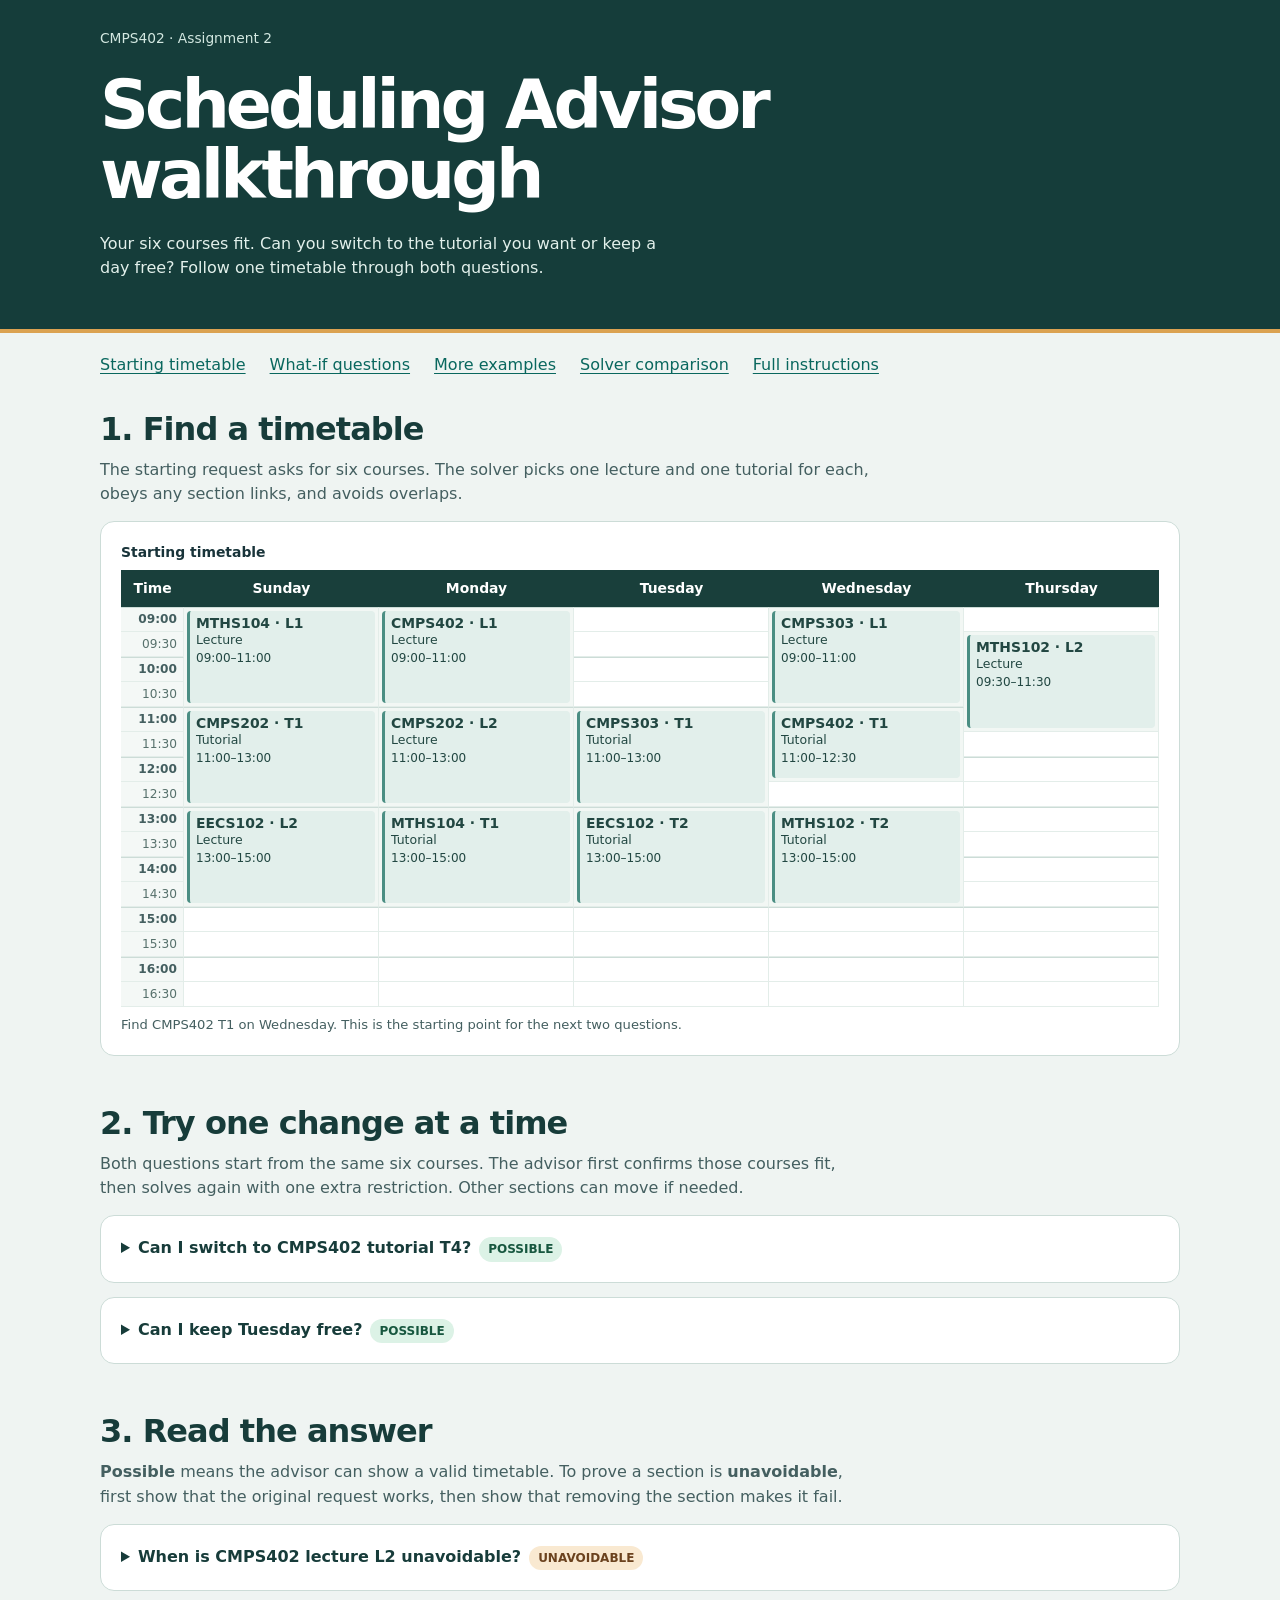
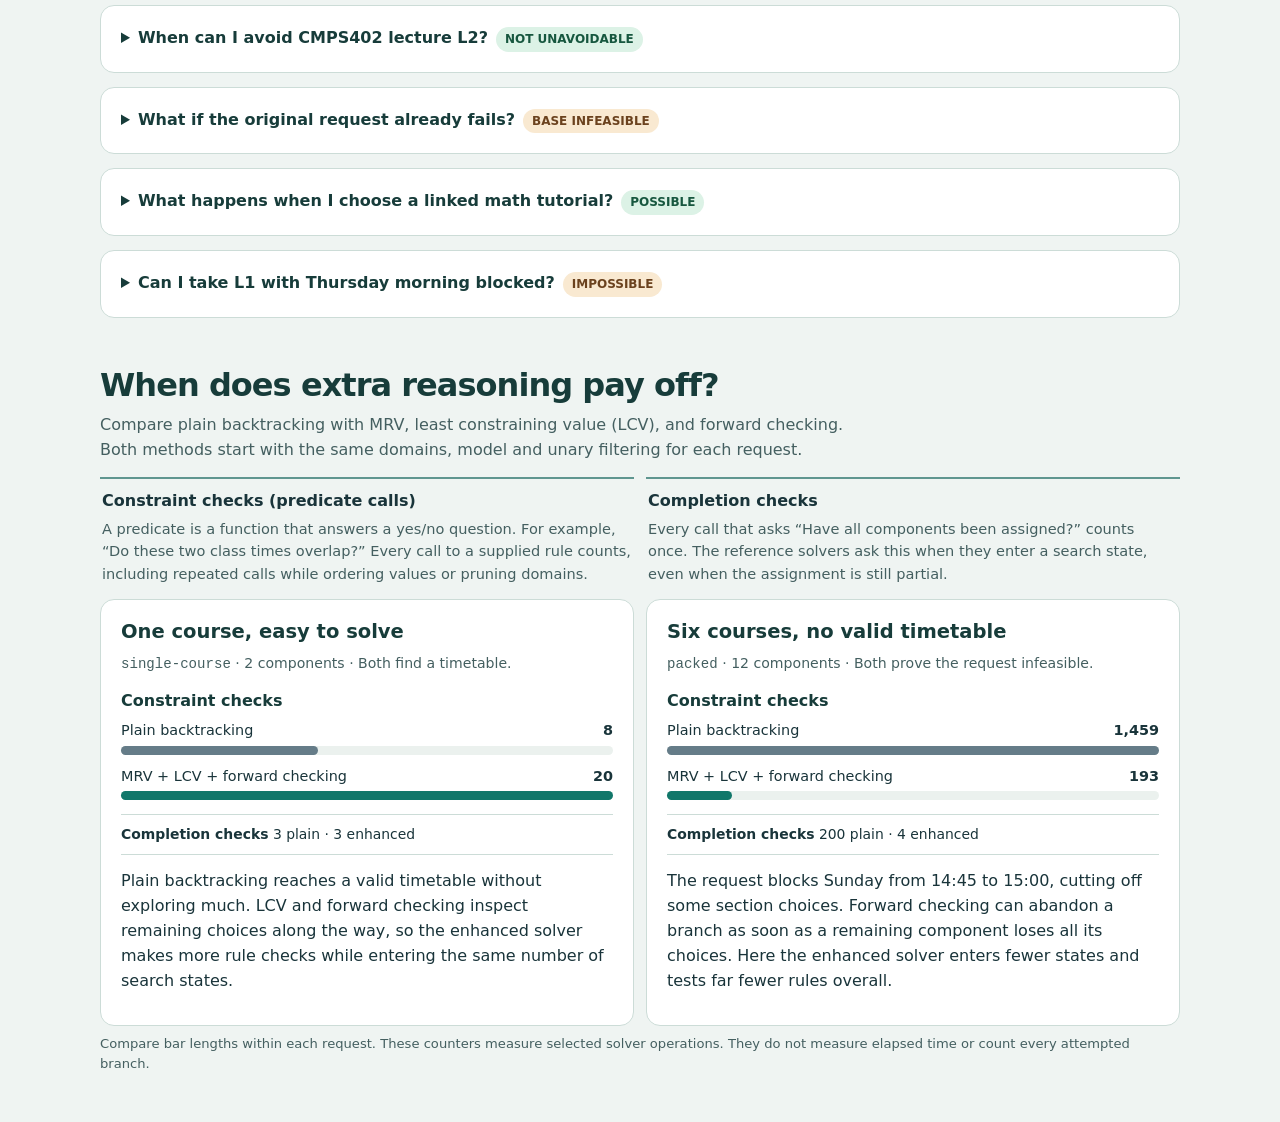
<file: Problem Set 2/examples/Walkthrough.html>
<!doctype html>
<html lang="en"><head><meta charset="utf-8"><meta name="viewport" content="width=device-width, initial-scale=1">
<title>Scheduling Advisor | Walkthrough</title><style>
:root{font:16px/1.55 Inter,system-ui,sans-serif;color:#19343a;background:#eff4f2;--ink:#173c3a;--muted:#445f60;--line:#ccdcd7;--accent:#09675e}
*{box-sizing:border-box}body{margin:0}.wrap{width:min(1080px,100% - 40px);margin:auto}
header{background:#153d3a;color:#fff;padding:28px 0 48px;border-bottom:4px solid #dba251}
.course{color:#d3e8e1;font-size:.86rem}header h1{font-size:clamp(2.3rem,6vw,4.25rem);line-height:1.04;letter-spacing:-.058em;margin:.3em 0}
header p{color:#e2f0eb;max-width:57ch;margin:0}nav{display:flex;gap:10px 24px;flex-wrap:wrap;margin:20px 0}
a{color:var(--accent);text-underline-offset:3px}a:focus-visible,summary:focus-visible,[tabindex]:focus-visible{outline:3px solid #ac6319;outline-offset:3px}
main section{margin:32px 0 48px;scroll-margin-top:15px}h2,h3,h4{color:var(--ink);line-height:1.24}
h2{font-size:clamp(1.55rem,4vw,2rem);letter-spacing:-.03em;margin:0 0 8px}h3{font-size:1.22rem;margin:0 0 8px}
h4{margin:0 0 10px}p{margin:0 0 12px}.intro,.note{color:var(--muted);max-width:76ch}
.panel,.example,.comparison{background:#fff;border:1px solid var(--line);border-radius:14px;margin:14px 0;padding:20px}
.request{font-size:.88rem;color:var(--muted)}.request strong{color:var(--ink)}
.example>summary{color:var(--ink);font-weight:700;cursor:pointer}
.example[open]>summary{border-bottom:1px solid var(--line);padding-bottom:12px;margin-bottom:14px}
.status{font-size:.75rem;font-weight:750;border-radius:20px;padding:3px 9px;background:#dcf2e6;color:#17573f;display:inline-block;margin-left:8px}
.status.alert{background:#f9e9d1;color:#6b421e}
.steps{display:grid;grid-template-columns:repeat(3,1fr);list-style:none;margin:0 0 14px;padding:0;gap:8px}
.steps li{background:#eff6f3;border-radius:8px;padding:10px 12px;color:#294744;font-size:.89rem}.steps strong{display:block;color:var(--ink)}
.why{border-left:3px solid #21736c;padding-left:12px;margin:14px 0}
.scroll{overflow-x:auto}.calendar{width:100%;min-width:650px;border-collapse:separate;border-spacing:0;table-layout:fixed;font-size:.87rem}
.calendar caption{text-align:left;font-weight:750;padding:0 0 6px}.calendar thead th{background:#193f3b;color:white;padding:8px 4px}
.calendar thead th:first-child{width:63px}.calendar tbody th{background:#f4f8f6;color:var(--muted);font-size:.76rem;text-align:right;padding:1px 6px}
.calendar td,.calendar tbody th{border-bottom:1px solid #e3ede9;border-right:1px solid #e3ede9}
.calendar tr{height:25px}
.calendar .hour th,.calendar .hour td{border-top:1px solid #ccdcd7}.calendar .minor{font-weight:400;color:#57716c}
.calendar .free{background:#e6f2e6}.calendar thead .free{background:#276044}
.calendar td.session{position:relative;background:#f2f7f4}
.meeting{position:absolute;inset:3px;display:block;background:#e2efeb;color:#224742;border-left:3px solid #4b8e83;border-radius:4px;padding:4px 6px;line-height:1.23}
.meeting strong,.meeting span,.meeting time{display:block}.meeting time{font-size:.75rem;margin-top:3px}
.meeting.changed{background:#fff0cf;color:#583815;border-left-color:#c17c24}.meeting span{font-size:.78rem}
.legend{font-size:.82rem;color:var(--muted);margin:.55em 0 0}.legend strong{color:#724918}
.technical{margin-top:14px;font-size:.88rem;color:var(--muted)}.technical summary{cursor:pointer;color:var(--accent);font-weight:650}
.technical code{overflow-wrap:anywhere}.technical ul{padding-left:22px}
.definitions,.comparison-list{display:grid;grid-template-columns:1fr 1fr;gap:12px}
.definitions{margin:14px 0}.definitions div{border-top:2px solid #5f9690;padding:10px 2px 0}.definitions dt{font-weight:750}.definitions dd{margin:4px 0 0;color:var(--muted);font-size:.91rem}
.comparison{margin:0;min-width:0}.metric{margin:16px 0 8px}.bar-label{display:flex;justify-content:space-between;gap:10px;font-size:.9rem}
.bar-label strong{font-variant-numeric:tabular-nums}.track{background:#ebf1ee;border-radius:5px;height:9px;margin:4px 0 10px}
.bar{display:block;background:#657c88;border-radius:5px;height:100%}.bar.enhanced{background:#11776a}
.entries{font-size:.87rem;margin:14px 0;padding:9px 0;border-block:1px solid var(--line)}
main{padding-bottom:1px}
.scroll-tip{display:none}
@media(max-width:740px){.scroll-tip{display:block;margin:0 0 6px}}
@media(max-width:660px){.wrap{width:calc(100% - 28px)}header{padding:23px 0 32px}.panel,.example,.comparison{padding:13px}.steps,.definitions,.comparison-list{grid-template-columns:1fr}}
</style></head>
<body><header><div class="wrap"><div class="course">CMPS402 · Assignment 2</div>
<h1>Scheduling Advisor walkthrough</h1>
<p>Your six courses fit. Can you switch to the tutorial you want or keep a day free? Follow one timetable through both questions.</p>
</div></header><div class="wrap">
<nav aria-label="Page sections"><a href="#start">Starting timetable</a><a href="#what-if">What-if questions</a>
<a href="#proof">More examples</a><a href="#compare">Solver comparison</a><a href="../Instructions.html">Full instructions</a></nav>
<main><section id="start"><h2>1. Find a timetable</h2>
<p class="intro">The starting request asks for six courses. The solver picks one lecture and one tutorial for each, obeys any section links, and avoids overlaps.</p>
<div class="panel"><p class="legend scroll-tip">Scroll the timetable sideways to see all five days.</p><div class="scroll" tabindex="0" role="region" aria-label="Starting timetable"><table class="calendar"><caption>Starting timetable</caption><thead><tr><th scope="col">Time</th><th scope="col">Sunday</th><th scope="col">Monday</th><th scope="col">Tuesday</th><th scope="col">Wednesday</th><th scope="col">Thursday</th></tr></thead><tbody><tr class="hour"><th scope="row" class="">09:00</th><td class="session" rowspan="4"><div class="meeting"><strong>MTHS104 · L1</strong><span>Lecture</span><time>09:00–11:00</time></div></td><td class="session" rowspan="4"><div class="meeting"><strong>CMPS402 · L1</strong><span>Lecture</span><time>09:00–11:00</time></div></td><td></td><td class="session" rowspan="4"><div class="meeting"><strong>CMPS303 · L1</strong><span>Lecture</span><time>09:00–11:00</time></div></td><td></td></tr><tr class="half"><th scope="row" class="minor">09:30</th><td></td><td class="session" rowspan="4"><div class="meeting"><strong>MTHS102 · L2</strong><span>Lecture</span><time>09:30–11:30</time></div></td></tr><tr class="hour"><th scope="row" class="">10:00</th><td></td></tr><tr class="half"><th scope="row" class="minor">10:30</th><td></td></tr><tr class="hour"><th scope="row" class="">11:00</th><td class="session" rowspan="4"><div class="meeting"><strong>CMPS202 · T1</strong><span>Tutorial</span><time>11:00–13:00</time></div></td><td class="session" rowspan="4"><div class="meeting"><strong>CMPS202 · L2</strong><span>Lecture</span><time>11:00–13:00</time></div></td><td class="session" rowspan="4"><div class="meeting"><strong>CMPS303 · T1</strong><span>Tutorial</span><time>11:00–13:00</time></div></td><td class="session" rowspan="3"><div class="meeting"><strong>CMPS402 · T1</strong><span>Tutorial</span><time>11:00–12:30</time></div></td></tr><tr class="half"><th scope="row" class="minor">11:30</th><td></td></tr><tr class="hour"><th scope="row" class="">12:00</th><td></td></tr><tr class="half"><th scope="row" class="minor">12:30</th><td></td><td></td></tr><tr class="hour"><th scope="row" class="">13:00</th><td class="session" rowspan="4"><div class="meeting"><strong>EECS102 · L2</strong><span>Lecture</span><time>13:00–15:00</time></div></td><td class="session" rowspan="4"><div class="meeting"><strong>MTHS104 · T1</strong><span>Tutorial</span><time>13:00–15:00</time></div></td><td class="session" rowspan="4"><div class="meeting"><strong>EECS102 · T2</strong><span>Tutorial</span><time>13:00–15:00</time></div></td><td class="session" rowspan="4"><div class="meeting"><strong>MTHS102 · T2</strong><span>Tutorial</span><time>13:00–15:00</time></div></td><td></td></tr><tr class="half"><th scope="row" class="minor">13:30</th><td></td></tr><tr class="hour"><th scope="row" class="">14:00</th><td></td></tr><tr class="half"><th scope="row" class="minor">14:30</th><td></td></tr><tr class="hour"><th scope="row" class="">15:00</th><td></td><td></td><td></td><td></td><td></td></tr><tr class="half"><th scope="row" class="minor">15:30</th><td></td><td></td><td></td><td></td><td></td></tr><tr class="hour"><th scope="row" class="">16:00</th><td></td><td></td><td></td><td></td><td></td></tr><tr class="half"><th scope="row" class="minor">16:30</th><td></td><td></td><td></td><td></td><td></td></tr></tbody></table></div><p class="legend">Find CMPS402 T1 on Wednesday. This is the starting point for the next two questions.</p></div></section>
<section id="what-if"><h2>2. Try one change at a time</h2>
<p class="intro">Both questions start from the same six courses. The advisor first confirms those courses fit, then solves again with one extra restriction. Other sections can move if needed.</p>
<details class="example"><summary>Can I switch to CMPS402 tutorial T4?<span class="status">POSSIBLE</span></summary><p class="request"><strong>Courses</strong> CMPS402, CMPS202, CMPS303, EECS102, MTHS102, MTHS104 · <strong>Blocked</strong> none</p><ol class="steps"><li><strong>Check the original request</strong>A valid timetable exists.</li><li><strong>Try one change</strong>Keep only T4 for the CMPS402 tutorial.</li><li><strong>Read the answer</strong>A new timetable includes the requested section.</li></ol><p class="why">In the timetable below, CMPS402 T4 moves the tutorial to Thursday, 13:00–14:30. CMPS402 L1 still fits because its lecture and tutorial are unlinked.</p><p class="legend scroll-tip">Scroll the timetable sideways to see all five days.</p><div class="scroll" tabindex="0" role="region" aria-label="Timetable that answers this question"><table class="calendar"><caption>Timetable that answers this question</caption><thead><tr><th scope="col">Time</th><th scope="col">Sunday</th><th scope="col">Monday</th><th scope="col">Tuesday</th><th scope="col">Wednesday</th><th scope="col">Thursday</th></tr></thead><tbody><tr class="hour"><th scope="row" class="">09:00</th><td class="session" rowspan="4"><div class="meeting"><strong>MTHS104 · L1</strong><span>Lecture</span><time>09:00–11:00</time></div></td><td class="session" rowspan="4"><div class="meeting"><strong>CMPS402 · L1</strong><span>Lecture</span><time>09:00–11:00</time></div></td><td></td><td class="session" rowspan="4"><div class="meeting"><strong>CMPS303 · L1</strong><span>Lecture</span><time>09:00–11:00</time></div></td><td></td></tr><tr class="half"><th scope="row" class="minor">09:30</th><td></td><td class="session" rowspan="4"><div class="meeting"><strong>MTHS102 · L2</strong><span>Lecture</span><time>09:30–11:30</time></div></td></tr><tr class="hour"><th scope="row" class="">10:00</th><td></td></tr><tr class="half"><th scope="row" class="minor">10:30</th><td></td></tr><tr class="hour"><th scope="row" class="">11:00</th><td class="session" rowspan="4"><div class="meeting"><strong>CMPS202 · T1</strong><span>Tutorial</span><time>11:00–13:00</time></div></td><td class="session" rowspan="4"><div class="meeting"><strong>CMPS202 · L2</strong><span>Lecture</span><time>11:00–13:00</time></div></td><td class="session" rowspan="4"><div class="meeting"><strong>CMPS303 · T1</strong><span>Tutorial</span><time>11:00–13:00</time></div></td><td></td></tr><tr class="half"><th scope="row" class="minor">11:30</th><td></td><td></td></tr><tr class="hour"><th scope="row" class="">12:00</th><td></td><td></td></tr><tr class="half"><th scope="row" class="minor">12:30</th><td></td><td></td></tr><tr class="hour"><th scope="row" class="">13:00</th><td class="session" rowspan="4"><div class="meeting"><strong>EECS102 · L2</strong><span>Lecture</span><time>13:00–15:00</time></div></td><td class="session" rowspan="4"><div class="meeting"><strong>MTHS104 · T1</strong><span>Tutorial</span><time>13:00–15:00</time></div></td><td class="session" rowspan="4"><div class="meeting"><strong>EECS102 · T2</strong><span>Tutorial</span><time>13:00–15:00</time></div></td><td class="session" rowspan="4"><div class="meeting"><strong>MTHS102 · T2</strong><span>Tutorial</span><time>13:00–15:00</time></div></td><td class="session" rowspan="3"><div class="meeting changed"><strong>CMPS402 · T4</strong><span>Tutorial · changed</span><time>13:00–14:30</time></div></td></tr><tr class="half"><th scope="row" class="minor">13:30</th></tr><tr class="hour"><th scope="row" class="">14:00</th></tr><tr class="half"><th scope="row" class="minor">14:30</th><td></td></tr><tr class="hour"><th scope="row" class="">15:00</th><td></td><td></td><td></td><td></td><td></td></tr><tr class="half"><th scope="row" class="minor">15:30</th><td></td><td></td><td></td><td></td><td></td></tr><tr class="hour"><th scope="row" class="">16:00</th><td></td><td></td><td></td><td></td><td></td></tr><tr class="half"><th scope="row" class="minor">16:30</th><td></td><td></td><td></td><td></td><td></td></tr></tbody></table></div><p class="legend"><strong>Changed</strong> marks a different section from the starting timetable.</p><details class="technical"><summary>Which domains changed?</summary><p>Each line lists the section IDs the fresh solve can still choose.</p><ul><li><code>CMPS402.tutorial</code> keeps T4</li></ul></details></details><details class="example"><summary>Can I keep Tuesday free?<span class="status">POSSIBLE</span></summary><p class="request"><strong>Courses</strong> CMPS402, CMPS202, CMPS303, EECS102, MTHS102, MTHS104 · <strong>Blocked</strong> none</p><ol class="steps"><li><strong>Check the original request</strong>A valid timetable exists.</li><li><strong>Try one change</strong>Remove Tuesday sections from every component.</li><li><strong>Read the answer</strong>The new timetable shows that the day can stay free.</li></ol><p class="why">Look for the empty Tuesday column. EECS102 moves its tutorial to Monday and CMPS303 moves its tutorial to Thursday. All six courses still fit.</p><p class="legend scroll-tip">Scroll the timetable sideways to see all five days.</p><div class="scroll" tabindex="0" role="region" aria-label="Timetable that answers this question"><table class="calendar"><caption>Timetable that answers this question</caption><thead><tr><th scope="col">Time</th><th scope="col">Sunday</th><th scope="col">Monday</th><th scope="col" class="free">Tuesday · free</th><th scope="col">Wednesday</th><th scope="col">Thursday</th></tr></thead><tbody><tr class="hour"><th scope="row" class="">09:00</th><td class="session" rowspan="4"><div class="meeting"><strong>MTHS104 · L1</strong><span>Lecture</span><time>09:00–11:00</time></div></td><td class="session" rowspan="4"><div class="meeting"><strong>CMPS402 · L1</strong><span>Lecture</span><time>09:00–11:00</time></div></td><td class="free"></td><td class="session" rowspan="4"><div class="meeting"><strong>CMPS303 · L1</strong><span>Lecture</span><time>09:00–11:00</time></div></td><td></td></tr><tr class="half"><th scope="row" class="minor">09:30</th><td class="free"></td><td class="session" rowspan="4"><div class="meeting"><strong>MTHS102 · L2</strong><span>Lecture</span><time>09:30–11:30</time></div></td></tr><tr class="hour"><th scope="row" class="">10:00</th><td class="free"></td></tr><tr class="half"><th scope="row" class="minor">10:30</th><td class="free"></td></tr><tr class="hour"><th scope="row" class="">11:00</th><td class="session" rowspan="4"><div class="meeting"><strong>CMPS202 · T1</strong><span>Tutorial</span><time>11:00–13:00</time></div></td><td class="session" rowspan="4"><div class="meeting"><strong>CMPS202 · L2</strong><span>Lecture</span><time>11:00–13:00</time></div></td><td class="free"></td><td class="session" rowspan="3"><div class="meeting"><strong>CMPS402 · T1</strong><span>Tutorial</span><time>11:00–12:30</time></div></td></tr><tr class="half"><th scope="row" class="minor">11:30</th><td class="free"></td><td class="session" rowspan="4"><div class="meeting changed"><strong>CMPS303 · T2</strong><span>Tutorial · changed</span><time>11:30–13:30</time></div></td></tr><tr class="hour"><th scope="row" class="">12:00</th><td class="free"></td></tr><tr class="half"><th scope="row" class="minor">12:30</th><td class="free"></td><td></td></tr><tr class="hour"><th scope="row" class="">13:00</th><td class="session" rowspan="4"><div class="meeting"><strong>EECS102 · L2</strong><span>Lecture</span><time>13:00–15:00</time></div></td><td class="session" rowspan="4"><div class="meeting"><strong>MTHS104 · T1</strong><span>Tutorial</span><time>13:00–15:00</time></div></td><td class="free"></td><td class="session" rowspan="4"><div class="meeting"><strong>MTHS102 · T2</strong><span>Tutorial</span><time>13:00–15:00</time></div></td></tr><tr class="half"><th scope="row" class="minor">13:30</th><td class="free"></td><td></td></tr><tr class="hour"><th scope="row" class="">14:00</th><td class="free"></td><td></td></tr><tr class="half"><th scope="row" class="minor">14:30</th><td class="free"></td><td></td></tr><tr class="hour"><th scope="row" class="">15:00</th><td></td><td class="session" rowspan="4"><div class="meeting changed"><strong>EECS102 · T3</strong><span>Tutorial · changed</span><time>15:00–17:00</time></div></td><td class="free"></td><td></td><td></td></tr><tr class="half"><th scope="row" class="minor">15:30</th><td></td><td class="free"></td><td></td><td></td></tr><tr class="hour"><th scope="row" class="">16:00</th><td></td><td class="free"></td><td></td><td></td></tr><tr class="half"><th scope="row" class="minor">16:30</th><td></td><td class="free"></td><td></td><td></td></tr></tbody></table></div><p class="legend"><strong>Changed</strong> marks a different section from the starting timetable.</p><details class="technical"><summary>Which domains changed?</summary><p>Each line lists the section IDs the fresh solve can still choose.</p><ul><li><code>CMPS402.lecture</code> keeps L1</li><li><code>CMPS402.tutorial</code> keeps T1, T2, T4</li><li><code>CMPS303.tutorial</code> keeps T2</li><li><code>EECS102.tutorial</code> keeps T1, T3</li><li><code>MTHS104.lecture</code> keeps L1</li></ul></details></details></section>
<section id="proof"><h2>3. Read the answer</h2>
<p class="intro"><strong>Possible</strong> means the advisor can show a valid timetable. To prove a section is <strong>unavoidable</strong>, first show that the original request works, then show that removing the section makes it fail.</p>
<details class="example"><summary>When is CMPS402 lecture L2 unavoidable?<span class="status alert">UNAVOIDABLE</span></summary><p class="request"><strong>Courses</strong> CMPS402, MTHS102 · <strong>Blocked</strong> Thursday 09:30–11:30</p><ol class="steps"><li><strong>Check the original request</strong>A valid timetable exists.</li><li><strong>Try one change</strong>Remove L2 from the CMPS402 lecture choices.</li><li><strong>Read the answer</strong>The original request works, and every timetable without this section fails.</li></ol><p class="why">Thursday is blocked for MTHS102 L2, so math must use its Monday L1 and linked T1. Monday math clashes with CMPS402 L1. The base works with CMPS402 L2, but banning L2 leaves no schedule.</p><details class="technical"><summary>Which domains changed?</summary><p>Each line lists the section IDs the fresh solve can still choose.</p><ul><li><code>CMPS402.lecture</code> keeps L1</li></ul></details></details><details class="example"><summary>When can I avoid CMPS402 lecture L2?<span class="status">NOT UNAVOIDABLE</span></summary><p class="request"><strong>Courses</strong> CMPS402, CMPS202, CMPS303, EECS102, MTHS102, MTHS104 · <strong>Blocked</strong> none</p><ol class="steps"><li><strong>Check the original request</strong>A valid timetable exists.</li><li><strong>Try one change</strong>Remove L2 from the CMPS402 lecture choices.</li><li><strong>Read the answer</strong>One timetable without the section proves it can be avoided.</li></ol><p class="why">Ban L2. A timetable using L1 still works for all six courses, so L2 is not necessary. The returned timetable is the counterexample.</p><p class="legend scroll-tip">Scroll the timetable sideways to see all five days.</p><div class="scroll" tabindex="0" role="region" aria-label="Timetable that answers this question"><table class="calendar"><caption>Timetable that answers this question</caption><thead><tr><th scope="col">Time</th><th scope="col">Sunday</th><th scope="col">Monday</th><th scope="col">Tuesday</th><th scope="col">Wednesday</th><th scope="col">Thursday</th></tr></thead><tbody><tr class="hour"><th scope="row" class="">09:00</th><td class="session" rowspan="4"><div class="meeting"><strong>MTHS104 · L1</strong><span>Lecture</span><time>09:00–11:00</time></div></td><td class="session" rowspan="4"><div class="meeting"><strong>CMPS402 · L1</strong><span>Lecture</span><time>09:00–11:00</time></div></td><td></td><td class="session" rowspan="4"><div class="meeting"><strong>CMPS303 · L1</strong><span>Lecture</span><time>09:00–11:00</time></div></td><td></td></tr><tr class="half"><th scope="row" class="minor">09:30</th><td></td><td class="session" rowspan="4"><div class="meeting"><strong>MTHS102 · L2</strong><span>Lecture</span><time>09:30–11:30</time></div></td></tr><tr class="hour"><th scope="row" class="">10:00</th><td></td></tr><tr class="half"><th scope="row" class="minor">10:30</th><td></td></tr><tr class="hour"><th scope="row" class="">11:00</th><td class="session" rowspan="4"><div class="meeting"><strong>CMPS202 · T1</strong><span>Tutorial</span><time>11:00–13:00</time></div></td><td class="session" rowspan="4"><div class="meeting"><strong>CMPS202 · L2</strong><span>Lecture</span><time>11:00–13:00</time></div></td><td class="session" rowspan="4"><div class="meeting"><strong>CMPS303 · T1</strong><span>Tutorial</span><time>11:00–13:00</time></div></td><td class="session" rowspan="3"><div class="meeting"><strong>CMPS402 · T1</strong><span>Tutorial</span><time>11:00–12:30</time></div></td></tr><tr class="half"><th scope="row" class="minor">11:30</th><td></td></tr><tr class="hour"><th scope="row" class="">12:00</th><td></td></tr><tr class="half"><th scope="row" class="minor">12:30</th><td></td><td></td></tr><tr class="hour"><th scope="row" class="">13:00</th><td class="session" rowspan="4"><div class="meeting"><strong>EECS102 · L2</strong><span>Lecture</span><time>13:00–15:00</time></div></td><td class="session" rowspan="4"><div class="meeting"><strong>MTHS104 · T1</strong><span>Tutorial</span><time>13:00–15:00</time></div></td><td class="session" rowspan="4"><div class="meeting"><strong>EECS102 · T2</strong><span>Tutorial</span><time>13:00–15:00</time></div></td><td class="session" rowspan="4"><div class="meeting"><strong>MTHS102 · T2</strong><span>Tutorial</span><time>13:00–15:00</time></div></td><td></td></tr><tr class="half"><th scope="row" class="minor">13:30</th><td></td></tr><tr class="hour"><th scope="row" class="">14:00</th><td></td></tr><tr class="half"><th scope="row" class="minor">14:30</th><td></td></tr><tr class="hour"><th scope="row" class="">15:00</th><td></td><td></td><td></td><td></td><td></td></tr><tr class="half"><th scope="row" class="minor">15:30</th><td></td><td></td><td></td><td></td><td></td></tr><tr class="hour"><th scope="row" class="">16:00</th><td></td><td></td><td></td><td></td><td></td></tr><tr class="half"><th scope="row" class="minor">16:30</th><td></td><td></td><td></td><td></td><td></td></tr></tbody></table></div><details class="technical"><summary>Which domains changed?</summary><p>Each line lists the section IDs the fresh solve can still choose.</p><ul><li><code>CMPS402.lecture</code> keeps L1</li></ul></details></details><details class="example"><summary>What if the original request already fails?<span class="status alert">BASE INFEASIBLE</span></summary><p class="request"><strong>Courses</strong> CMPS402, MTHS102 · <strong>Blocked</strong> Thursday 09:30–11:30, Tuesday 09:00–11:00</p><ol class="steps"><li><strong>Check the original request</strong>The courses and blocked times already leave no valid timetable.</li><li><strong>Stop here</strong>There is no second solve.</li><li><strong>Read the answer</strong>Fix the original request before asking about a particular section.</li></ol><p class="why">This request also blocks Tuesday morning, the remaining CMPS402 lecture. The base is already infeasible, so there is no claim that L2 is unavoidable.</p></details><details class="example"><summary>What happens when I choose a linked math tutorial?<span class="status">POSSIBLE</span></summary><p class="request"><strong>Courses</strong> MTHS102 · <strong>Blocked</strong> none</p><ol class="steps"><li><strong>Check the original request</strong>A valid timetable exists.</li><li><strong>Try one change</strong>Keep only T2 for the MTHS102 tutorial.</li><li><strong>Read the answer</strong>A new timetable includes the requested section.</li></ol><p class="why">Keeping T2 also requires L2 because the explicit allowed pairs are (T1, L1) and (T2, L2), in tutorial-first order.</p><p class="legend scroll-tip">Scroll the timetable sideways to see all five days.</p><div class="scroll" tabindex="0" role="region" aria-label="Timetable that answers this question"><table class="calendar"><caption>Timetable that answers this question</caption><thead><tr><th scope="col">Time</th><th scope="col">Sunday</th><th scope="col">Monday</th><th scope="col">Tuesday</th><th scope="col">Wednesday</th><th scope="col">Thursday</th></tr></thead><tbody><tr class="hour"><th scope="row" class="">09:00</th><td></td><td></td><td></td><td></td><td></td></tr><tr class="half"><th scope="row" class="minor">09:30</th><td></td><td></td><td></td><td></td><td class="session" rowspan="4"><div class="meeting"><strong>MTHS102 · L2</strong><span>Lecture</span><time>09:30–11:30</time></div></td></tr><tr class="hour"><th scope="row" class="">10:00</th><td></td><td></td><td></td><td></td></tr><tr class="half"><th scope="row" class="minor">10:30</th><td></td><td></td><td></td><td></td></tr><tr class="hour"><th scope="row" class="">11:00</th><td></td><td></td><td></td><td></td></tr><tr class="half"><th scope="row" class="minor">11:30</th><td></td><td></td><td></td><td></td><td></td></tr><tr class="hour"><th scope="row" class="">12:00</th><td></td><td></td><td></td><td></td><td></td></tr><tr class="half"><th scope="row" class="minor">12:30</th><td></td><td></td><td></td><td></td><td></td></tr><tr class="hour"><th scope="row" class="">13:00</th><td></td><td></td><td></td><td class="session" rowspan="4"><div class="meeting"><strong>MTHS102 · T2</strong><span>Tutorial</span><time>13:00–15:00</time></div></td><td></td></tr><tr class="half"><th scope="row" class="minor">13:30</th><td></td><td></td><td></td><td></td></tr><tr class="hour"><th scope="row" class="">14:00</th><td></td><td></td><td></td><td></td></tr><tr class="half"><th scope="row" class="minor">14:30</th><td></td><td></td><td></td><td></td></tr><tr class="hour"><th scope="row" class="">15:00</th><td></td><td></td><td></td><td></td><td></td></tr><tr class="half"><th scope="row" class="minor">15:30</th><td></td><td></td><td></td><td></td><td></td></tr><tr class="hour"><th scope="row" class="">16:00</th><td></td><td></td><td></td><td></td><td></td></tr><tr class="half"><th scope="row" class="minor">16:30</th><td></td><td></td><td></td><td></td><td></td></tr></tbody></table></div><details class="technical"><summary>Which domains changed?</summary><p>Each line lists the section IDs the fresh solve can still choose.</p><ul><li><code>MTHS102.tutorial</code> keeps T2</li></ul></details></details><details class="example"><summary>Can I take L1 with Thursday morning blocked?<span class="status alert">IMPOSSIBLE</span></summary><p class="request"><strong>Courses</strong> CMPS402, MTHS102 · <strong>Blocked</strong> Thursday 09:30–11:30</p><ol class="steps"><li><strong>Check the original request</strong>A valid timetable exists.</li><li><strong>Try one change</strong>Keep only L1 for the CMPS402 lecture.</li><li><strong>Read the answer</strong>No timetable fits the extra requirement; the original request still works.</li></ol><p class="why">The base works with CMPS402 L2. If you insist on L1, it overlaps MTHS102 L1 on Monday, and the Thursday math lecture is blocked. The extra choice fails even though the base works.</p><details class="technical"><summary>Which domains changed?</summary><p>Each line lists the section IDs the fresh solve can still choose.</p><ul><li><code>CMPS402.lecture</code> keeps L1</li></ul></details></details></section>
<section id="compare"><h2>When does extra reasoning pay off?</h2>
<p class="intro">Compare plain backtracking with MRV, least constraining value (LCV), and forward checking. Both methods start with the same domains, model and unary filtering for each request.</p>
<dl class="definitions">
<div><dt>Constraint checks (predicate calls)</dt><dd>A predicate is a function that answers a yes/no question. For example, “Do these two class times overlap?” Every call to a supplied rule counts, including repeated calls while ordering values or pruning domains.</dd></div>
<div><dt>Completion checks</dt><dd>Every call that asks “Have all components been assigned?” counts once. The reference solvers ask this when they enter a search state, even when the assignment is still partial.</dd></div>
</dl>
<div class="comparison-list"><article class="comparison" id="single-course"><h3>One course, easy to solve</h3><p class="request"><code>single-course</code> · 2 components · Both find a timetable.</p><h4 class="metric">Constraint checks</h4><div class="bar-label">Plain backtracking<strong>8</strong></div><div class="track" aria-hidden="true"><span class="bar" style="width:40.00%"></span></div><div class="bar-label">MRV + LCV + forward checking<strong>20</strong></div><div class="track" aria-hidden="true"><span class="bar enhanced" style="width:100.00%"></span></div><p class="entries"><strong>Completion checks</strong> 3 plain · 3 enhanced</p><p>Plain backtracking reaches a valid timetable without exploring much. LCV and forward checking inspect remaining choices along the way, so the enhanced solver makes more rule checks while entering the same number of search states.</p></article><article class="comparison" id="packed"><h3>Six courses, no valid timetable</h3><p class="request"><code>packed</code> · 12 components · Both prove the request infeasible.</p><h4 class="metric">Constraint checks</h4><div class="bar-label">Plain backtracking<strong>1,459</strong></div><div class="track" aria-hidden="true"><span class="bar" style="width:100.00%"></span></div><div class="bar-label">MRV + LCV + forward checking<strong>193</strong></div><div class="track" aria-hidden="true"><span class="bar enhanced" style="width:13.23%"></span></div><p class="entries"><strong>Completion checks</strong> 200 plain · 4 enhanced</p><p>The request blocks Sunday from 14:45 to 15:00, cutting off some section choices. Forward checking can abandon a branch as soon as a remaining component loses all its choices. Here the enhanced solver enters fewer states and tests far fewer rules overall.</p></article></div>
<p class="legend">Compare bar lengths within each request. These counters measure selected solver operations. They do not measure elapsed time or count every attempted branch.</p>
</section></main>
</div></body></html>
</file>
